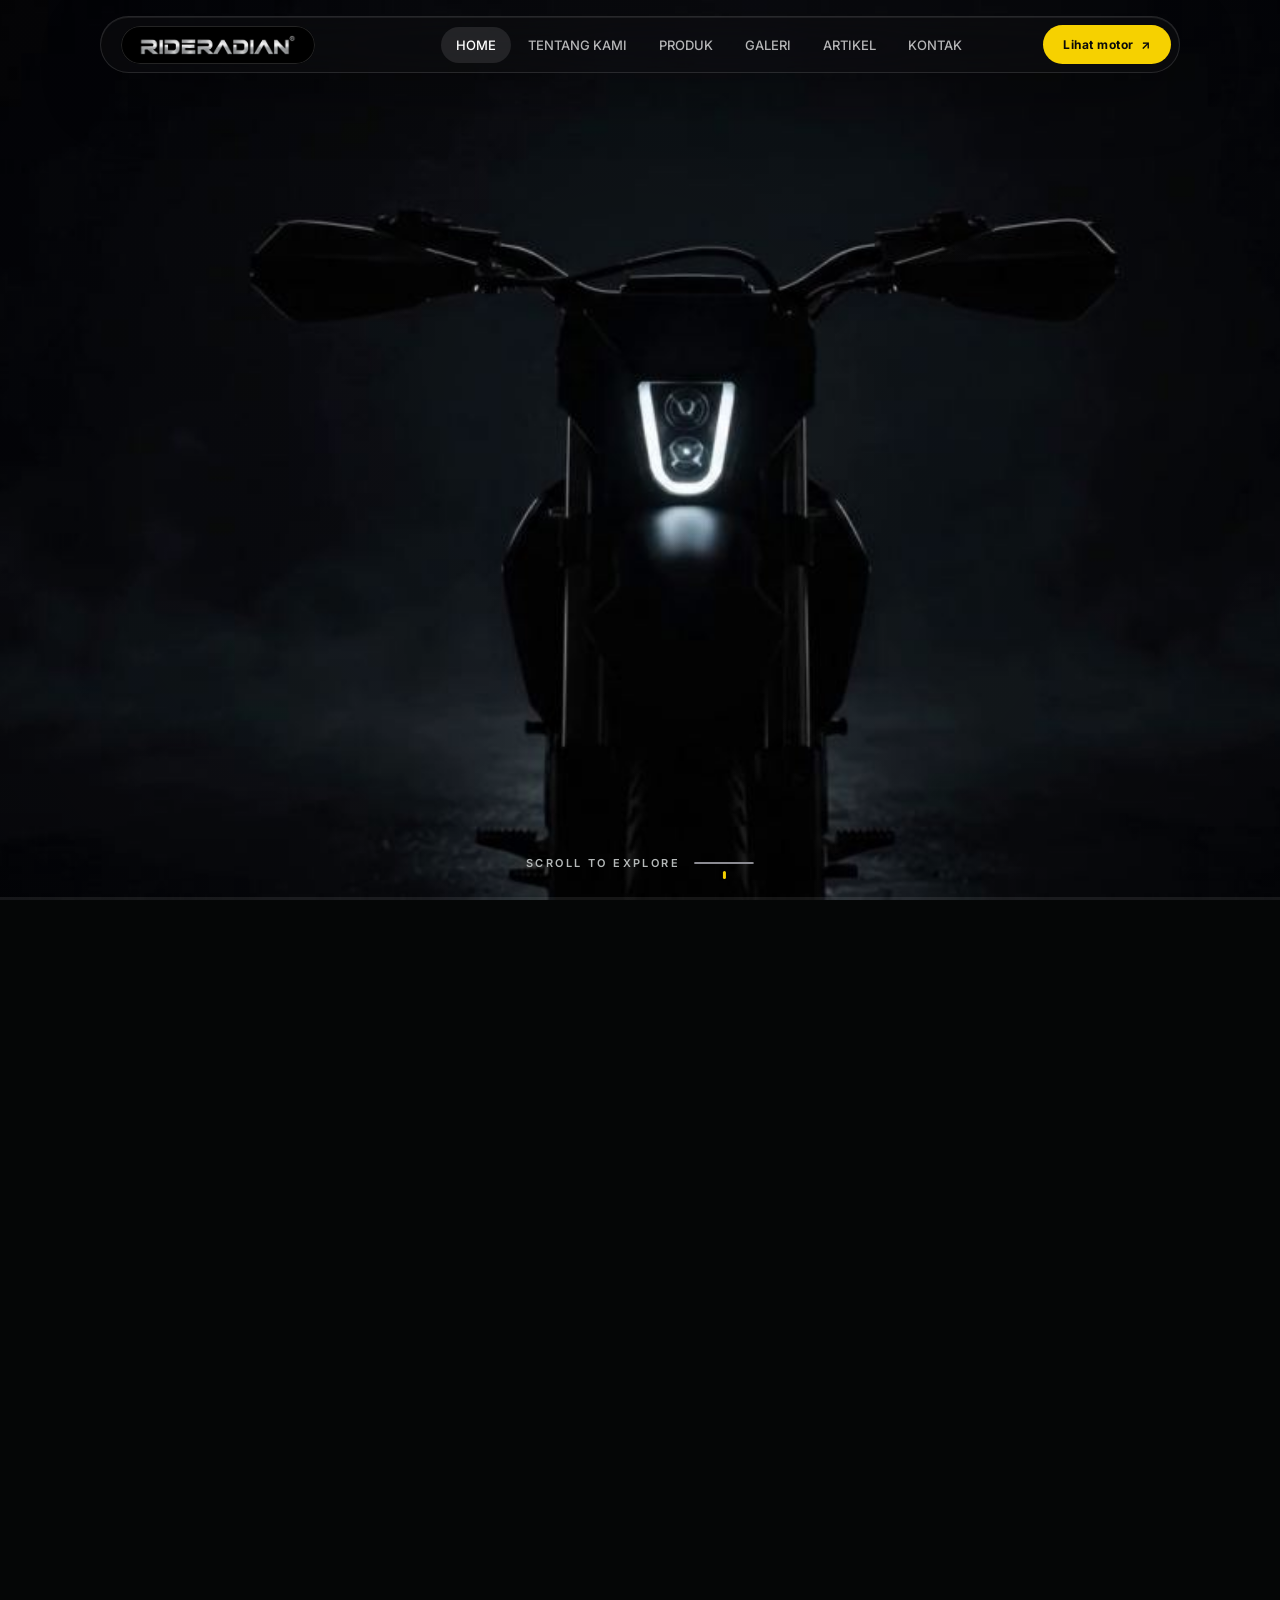
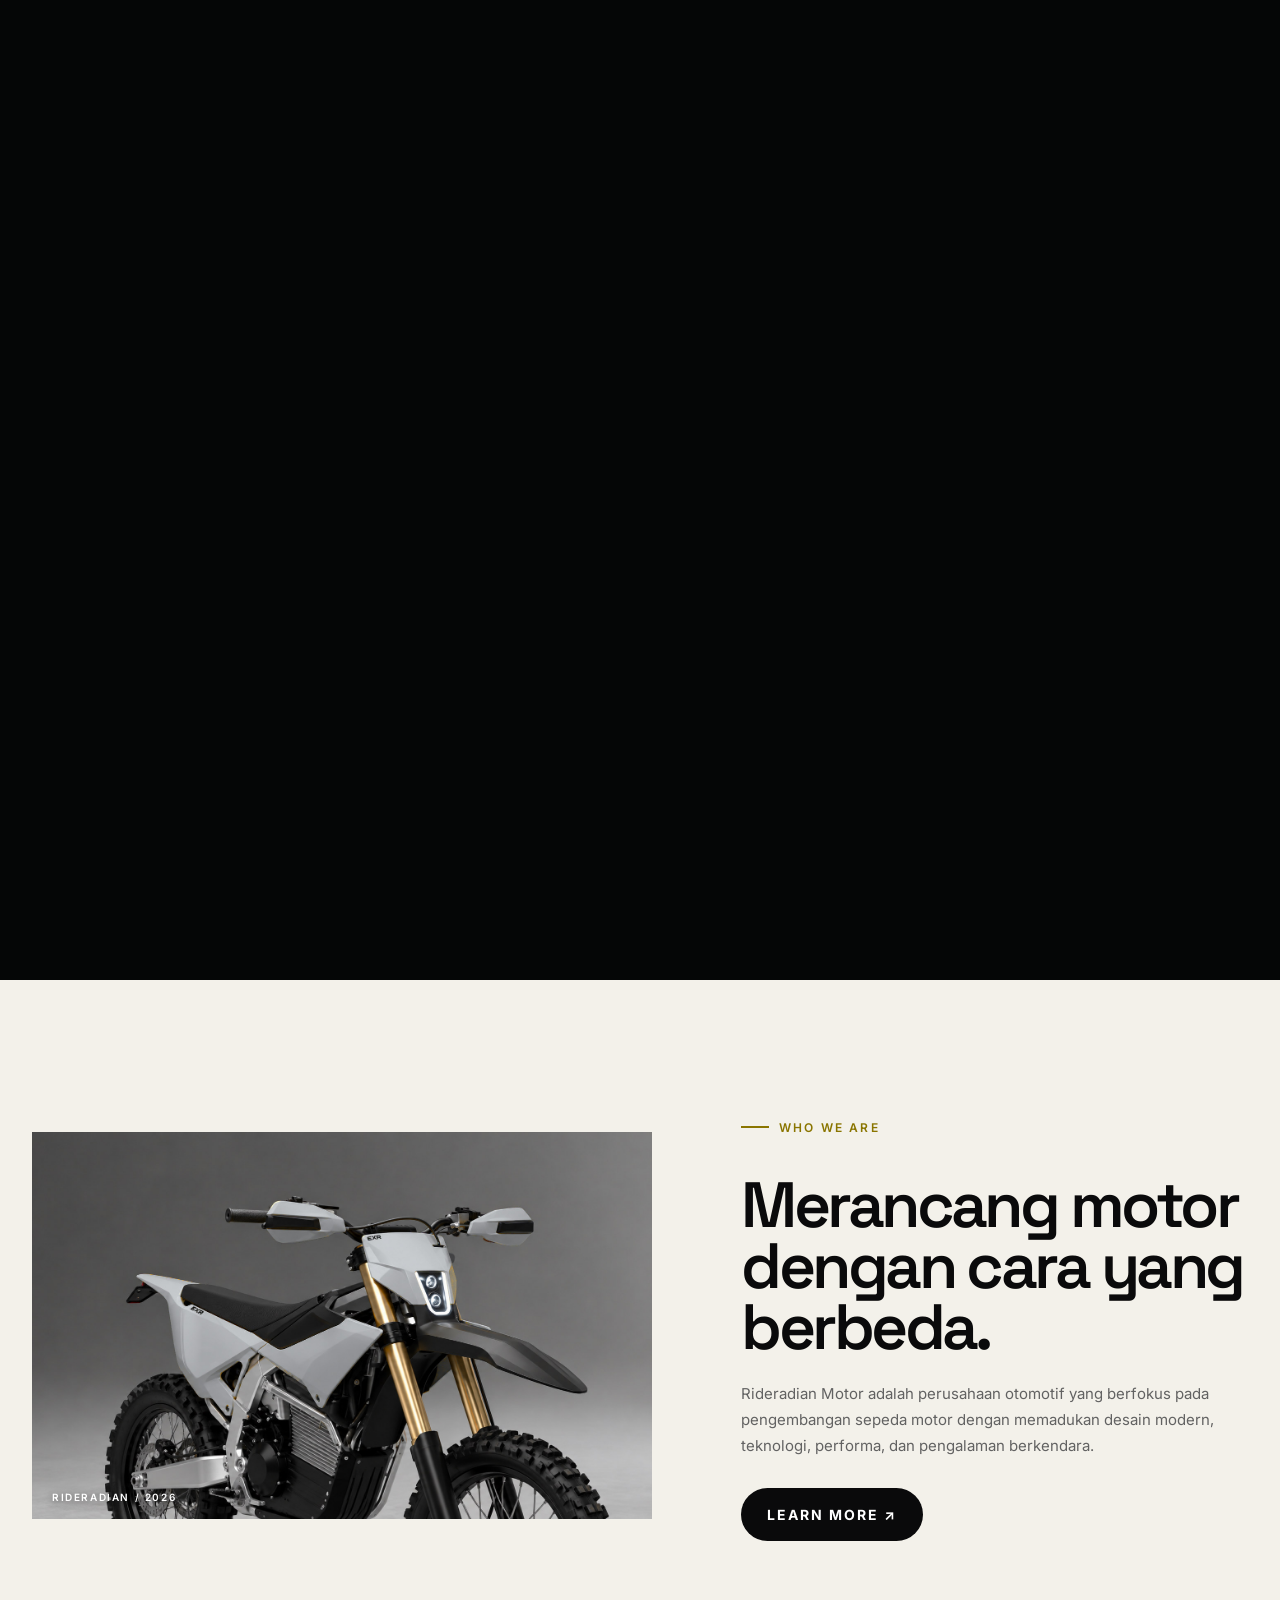
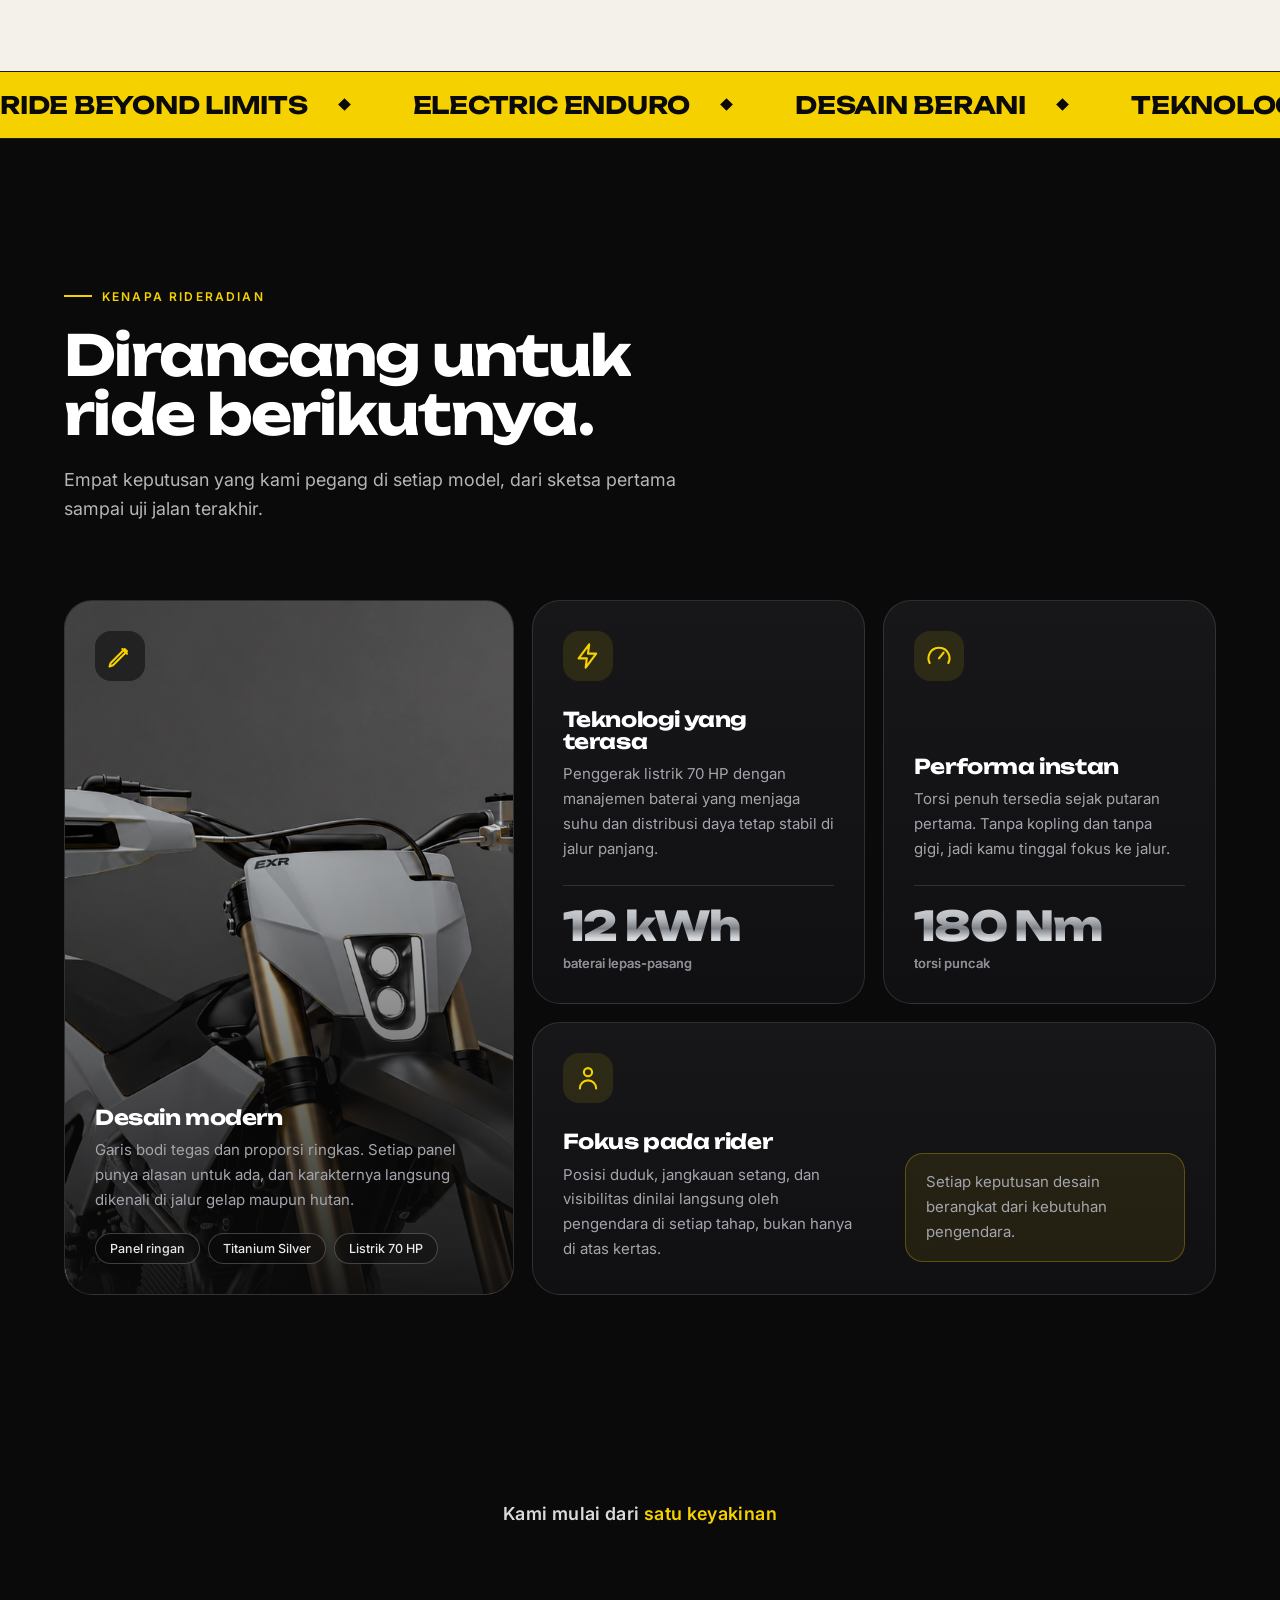
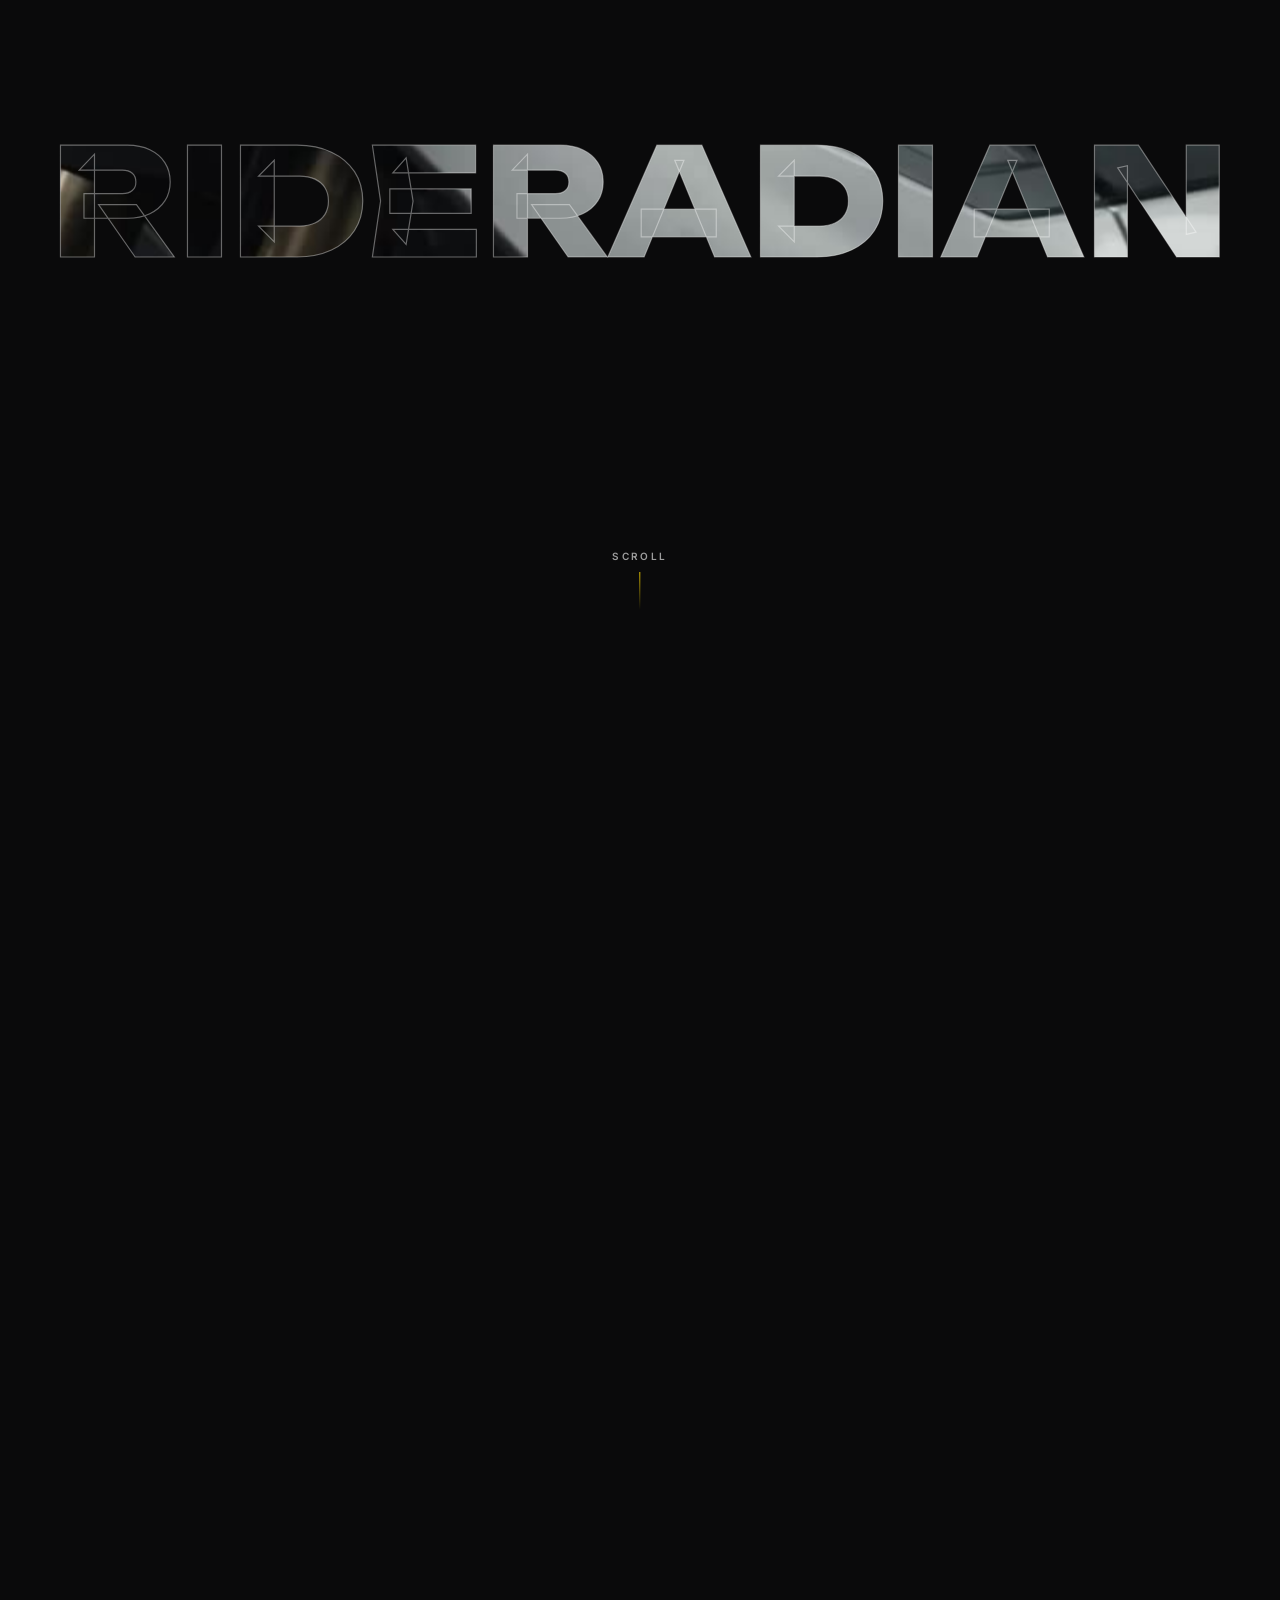
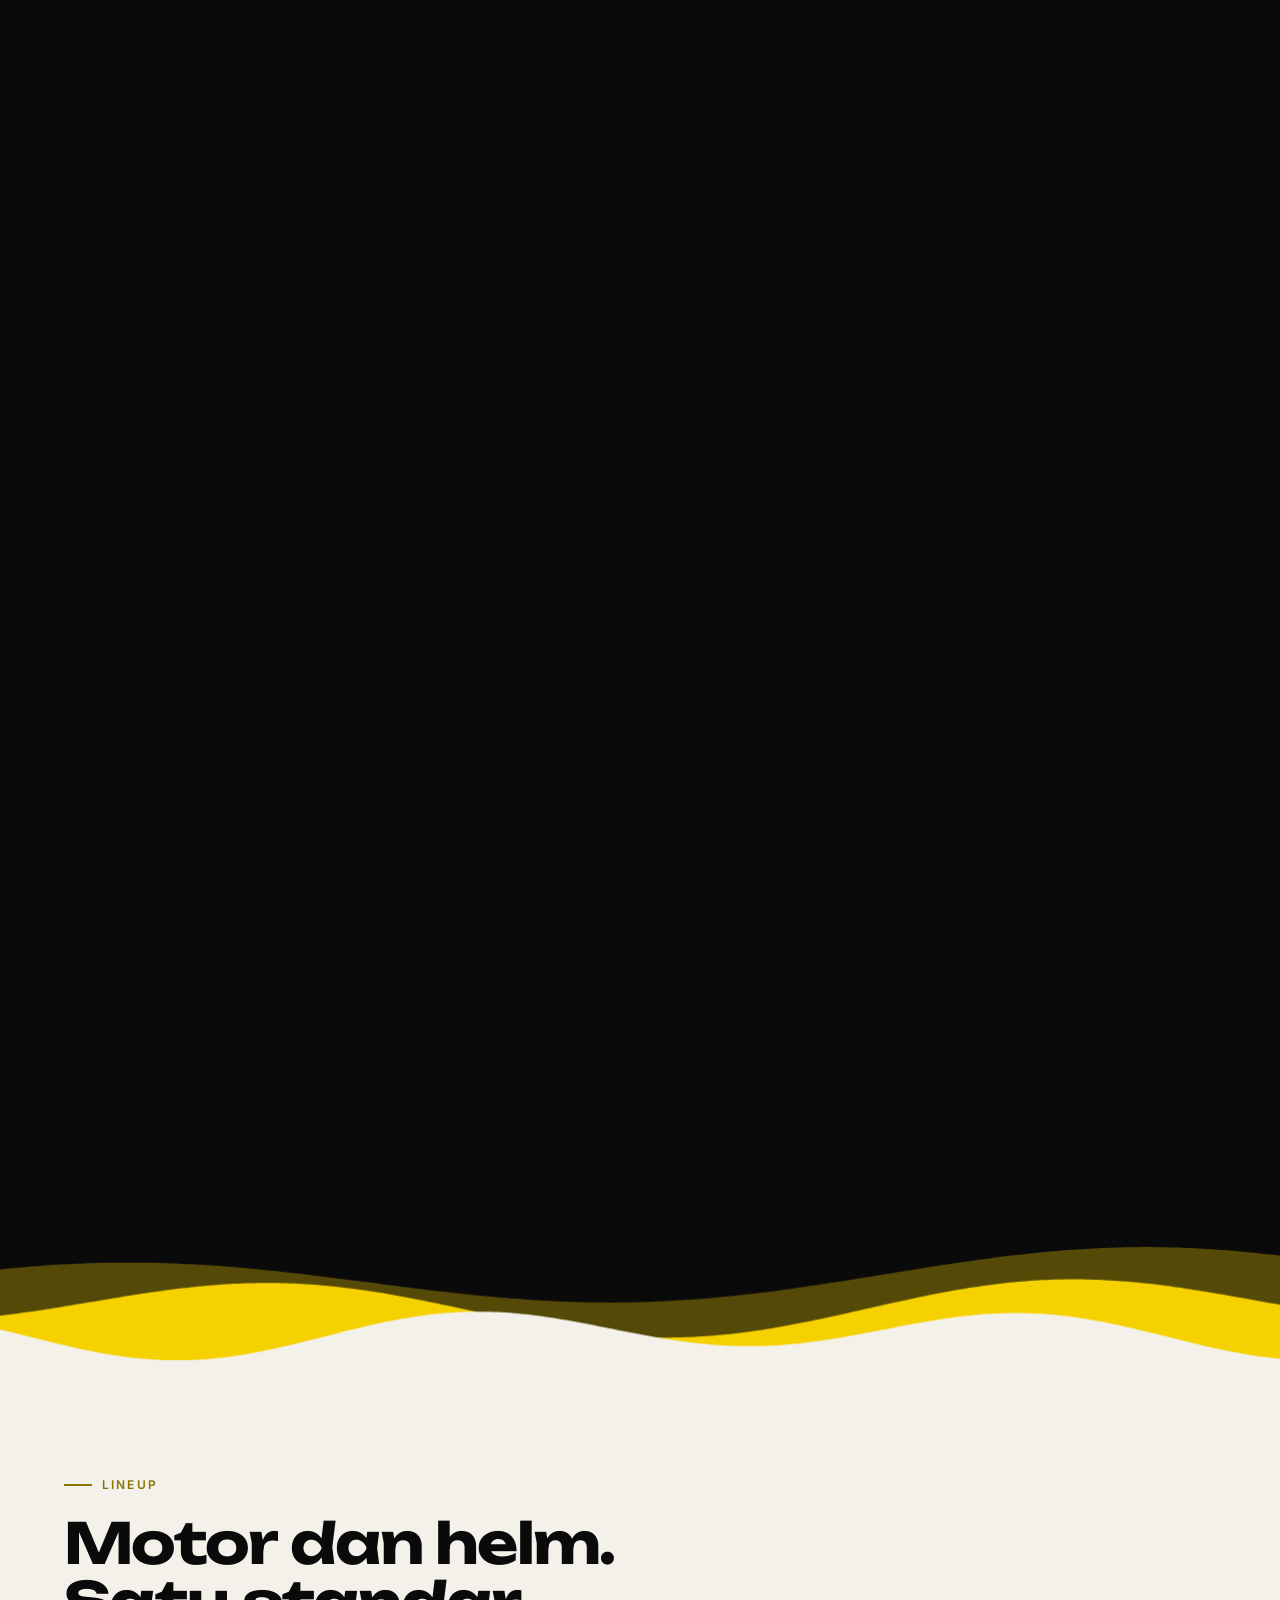
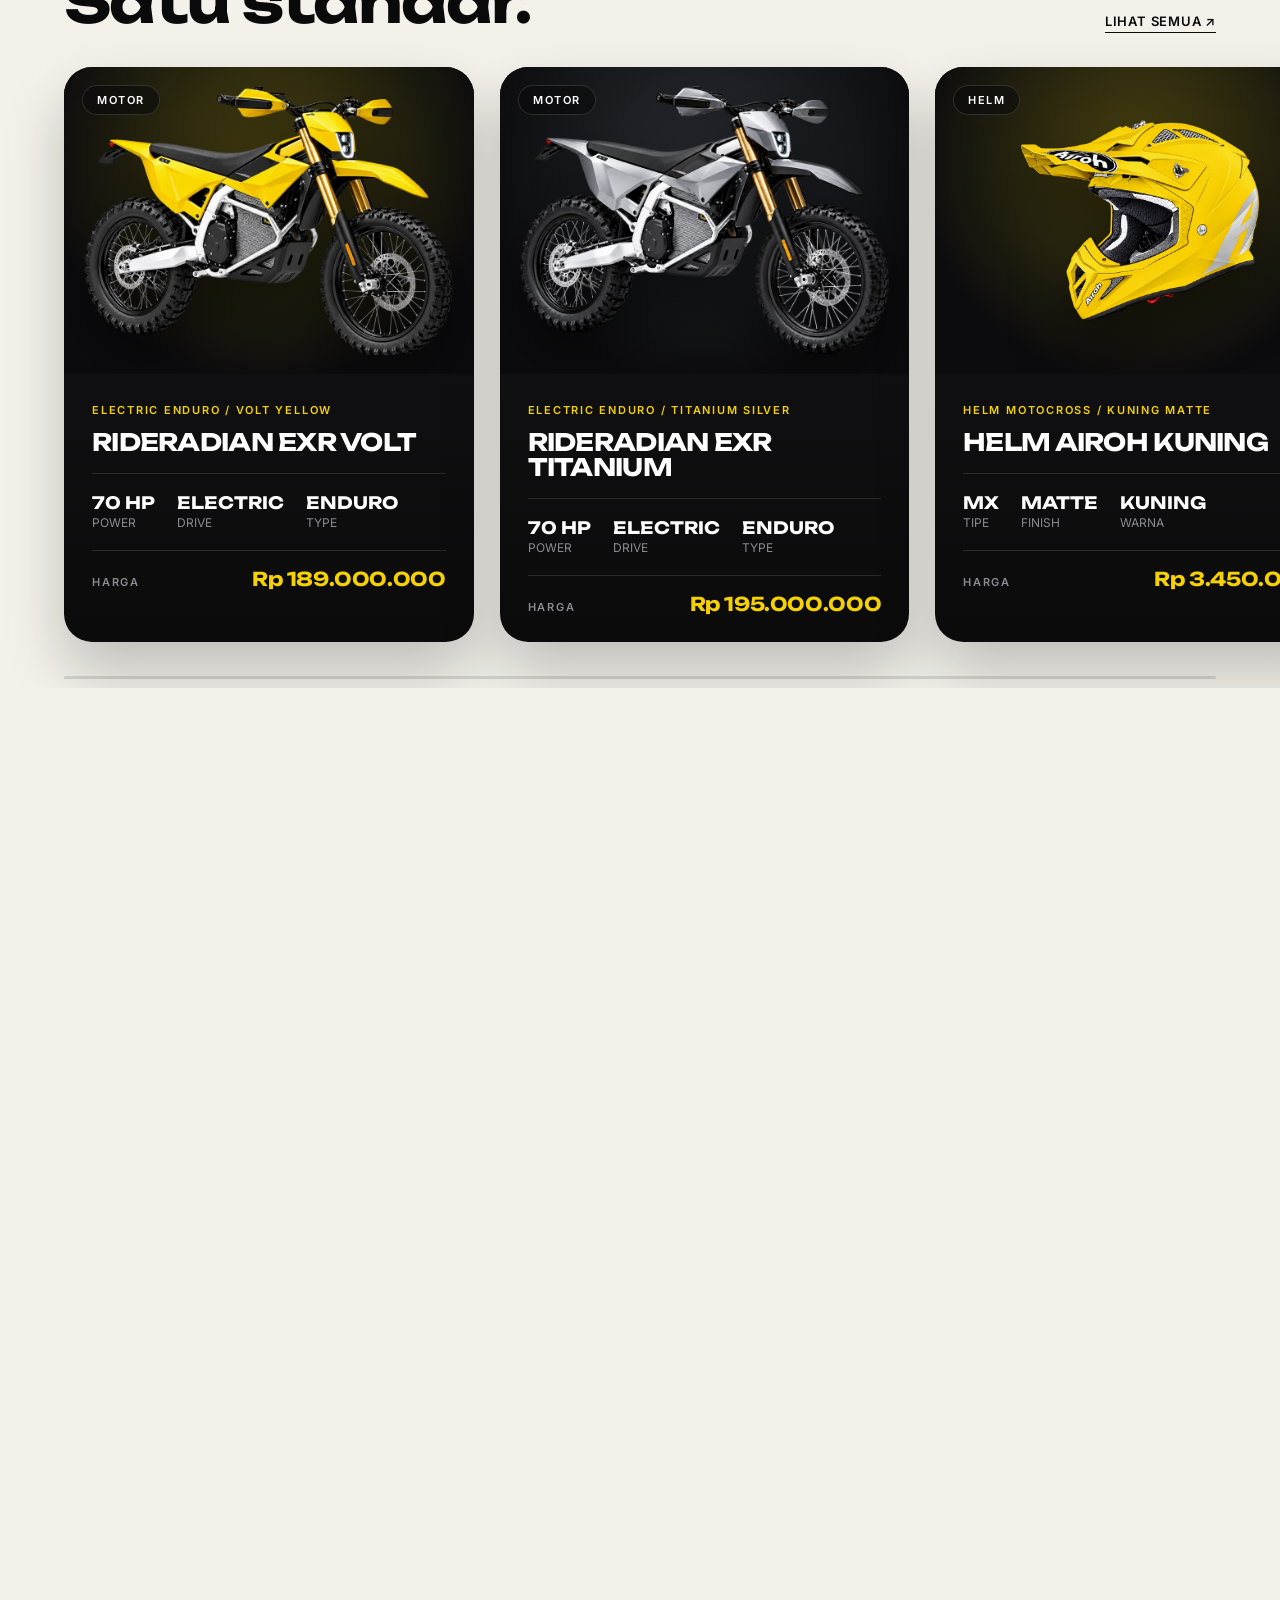
<file: index.html>
<!doctype html><html lang="id"><head><meta charset="utf-8"><meta name="viewport" content="width=device-width,initial-scale=1,viewport-fit=cover"><title>Rideradian Motor — Ride Beyond Limits</title><meta name="description" content="Rideradian Motor — perusahaan otomotif modern dengan motor listrik enduro EXR (Volt dan Titanium) serta helm motocross."><meta name="theme-color" content="#0a0a0b"><link rel="icon" href="favicon.ico" sizes="any"><link rel="apple-touch-icon" href="assets/images/apple-touch-icon.png"><meta property="og:image" content="assets/images/og.jpg"><meta property="og:site_name" content="Rideradian Motor"><link rel="preconnect" href="https://fonts.googleapis.com"><link rel="preconnect" href="https://fonts.gstatic.com" crossorigin><link href="https://fonts.googleapis.com/css2?family=Inter:wght@400;500;600;700&family=Unbounded:wght@300;500;700;800&display=swap" rel="stylesheet"><link rel="stylesheet" href="css/style.css"><link rel="stylesheet" href="css/v9.css"><link rel="stylesheet" href="css/hero-preserved.css"><link rel="stylesheet" href="css/manifesto.css"><link href="https://fonts.googleapis.com/css2?family=Space+Grotesk:wght@500;600;700&display=swap" rel="stylesheet"><noscript><style>.hx-drive{transform:none!important}.hx-sticky{position:relative}.hx{height:auto}.hx-co,.hx-c2,.hx-c3,.hx-c4{display:none}.loader{display:none}.reveal,.reveal-l,.reveal-r,.stagger>*{opacity:1;transform:none}.split .w>span{transform:none}.clip-reveal{clip-path:none}</style></noscript></head><body data-page="home"><div class="loader" aria-hidden="true"><div class="loader-inner"><div class="loader-mark"><img src="assets/images/logo-circle.png" width="640" height="640" alt=""></div><div class="loader-bar"><i></i></div><small>RIDERADIAN MOTOR</small></div></div>
<div class="scroll-progress"></div><div class="cursor"></div><div class="cursor-dot"></div>
<header class="site-nav" id="navbar"><div class="nav-pill">
<a class="brand" href="index.html" aria-label="Rideradian Motor — beranda"><img class="brand-logo" src="assets/images/logo-word.png" width="720" height="91" alt="Rideradian"></a>
<nav class="nav-links" aria-label="Navigasi utama"><span class="nav-indicator"></span><a href="index.html" data-page="home"><svg class="ni" viewBox="0 0 24 24" fill="none" stroke="currentColor" stroke-width="1.7" stroke-linecap="round" stroke-linejoin="round" aria-hidden="true"><path d="M3 11.5 12 4l9 7.5"/><path d="M5.5 10v10h13V10"/><path d="M10 20v-6h4v6"/></svg><span class="nl">Home</span></a><a href="tentang.html" data-page="tentang"><svg class="ni" viewBox="0 0 24 24" fill="none" stroke="currentColor" stroke-width="1.7" stroke-linecap="round" stroke-linejoin="round" aria-hidden="true"><circle cx="12" cy="8" r="3.6"/><path d="M4.5 20.5c.6-4 3.7-6.5 7.5-6.5s6.9 2.5 7.5 6.5"/></svg><span class="nl">Tentang<em class="x"> Kami</em></span></a><a href="produk.html" data-page="produk"><svg class="ni" viewBox="0 0 24 24" fill="none" stroke="currentColor" stroke-width="1.7" stroke-linecap="round" stroke-linejoin="round" aria-hidden="true"><path d="M12 3 4 7.2v9.6L12 21l8-4.2V7.2z"/><path d="M4 7.2 12 11.5l8-4.3"/><path d="M12 11.5V21"/></svg><span class="nl">Produk</span></a><a href="galeri.html" data-page="galeri"><svg class="ni" viewBox="0 0 24 24" fill="none" stroke="currentColor" stroke-width="1.7" stroke-linecap="round" stroke-linejoin="round" aria-hidden="true"><rect x="3.5" y="4.5" width="17" height="15" rx="2.5"/><circle cx="9" cy="10" r="1.6"/><path d="m4 17 5-4.5 3.5 3 3-2.5 4.5 4"/></svg><span class="nl">Galeri</span></a><a href="artikel.html" data-page="artikel"><svg class="ni" viewBox="0 0 24 24" fill="none" stroke="currentColor" stroke-width="1.7" stroke-linecap="round" stroke-linejoin="round" aria-hidden="true"><path d="M6 3.5h8.5L19 8v12.5H6z"/><path d="M14 3.5V8h5"/><path d="M9 12.5h7M9 16h7"/></svg><span class="nl">Artikel</span></a><a href="kontak.html" data-page="kontak"><svg class="ni" viewBox="0 0 24 24" fill="none" stroke="currentColor" stroke-width="1.7" stroke-linecap="round" stroke-linejoin="round" aria-hidden="true"><rect x="3" y="5.5" width="18" height="13" rx="2.5"/><path d="m3.5 7.5 8.5 6 8.5-6"/></svg><span class="nl">Kontak</span></a></nav>
<a class="nav-cta" href="produk.html"><span>Lihat motor</span><em>↗</em></a>
<button class="menu-toggle" id="menuToggle" aria-label="Buka menu" aria-expanded="false"><i></i><i></i><i></i></button></div></header>
<nav class="mobile-nav" id="mobileNav" aria-label="Menu seluler"><a class="m-link" href="index.html" data-page="home"><small>01</small>Home</a><a class="m-link" href="tentang.html" data-page="tentang"><small>02</small>Tentang Kami</a><a class="m-link" href="produk.html" data-page="produk"><small>03</small>Produk</a><a class="m-link" href="galeri.html" data-page="galeri"><small>04</small>Galeri</a><a class="m-link" href="artikel.html" data-page="artikel"><small>05</small>Artikel</a><a class="m-link" href="kontak.html" data-page="kontak"><small>06</small>Kontak</a><div class="mobile-foot"><span>Medan, Sumatera Utara</span><span>hello@rideradianmotor.com</span></div></nav><main>
<div class="legacy-motion">
<section class="hero-scroll" id="heroScroll" aria-label="Rideradian EXR">
<div class="hero-sticky" id="heroSticky">
<canvas id="heroCanvas" width="960" height="540"></canvas>
<div class="hero-vignette"></div>

<div class="hero-copy" id="heroCopy"><span class="eyebrow light">RIDERADIAN EXR / ELECTRIC ENDURO</span><h1>RIDE<br><em>BEYOND</em><br>LIMITS.</h1><p>Motor generasi baru dengan desain berani, teknologi modern, dan karakter yang dibuat untuk bergerak lebih jauh.</p><div class="hero-actions"><a class="btn btn-white" href="produk.html">EXPLORE MOTOR <span>↗</span></a><a class="text-link light" href="tentang.html">DISCOVER RIDERADIAN</a></div></div>
<div class="hero-specs" id="heroSpecs"><div><strong>70</strong><span>HP / POWER</span></div><div><strong>E</strong><span>ELECTRIC DRIVE</span></div><div><strong>EXR</strong><span>ENDURO</span></div></div>
<div class="hero-final-copy" id="heroFinal"><span class="eyebrow light">THE NEXT RIDE</span><h2>Teknologi yang<br>bergerak bersama kamu.</h2></div>
<div class="scroll-hint" id="scrollHint"><span>SCROLL TO EXPLORE</span><i></i></div>
<div class="hero-progress"><span></span></div>

<div class="sc-bg" id="scBg"></div>
<div class="sc-col" id="scCol"><div class="sc-stack" id="scStack">
<div class="sc-head sc-line is-on" data-i="0"><span class="sc-eyebrow">RIDERADIAN / 2026</span><h2>Rideradian EXR</h2></div>
<ol class="sc-list" id="scList">
<li class="sc-line" data-i="1">Tenaga instan</li>
<li class="sc-line" data-i="2">Senyap, tanpa getar</li>
<li class="sc-line" data-i="3">Perawatan minim</li>
<li class="sc-line" data-i="4">Setelan sesuai gaya</li>
<li class="sc-line" data-i="5">Handling presisi</li>
<li class="sc-line" data-i="6">Percaya diri lewat desain</li>
</ol>
<a class="sc-cta" href="produk.html"><span>Lihat EXR</span><i>↗</i></a>
</div></div>

<div class="sc-card" id="scCard">
<div class="sc-slide is-on" data-i="0"><div class="sc-bike" id="scBike"><canvas class="sc-canvas" id="scCanvas" role="img" aria-label="Rideradian EXR Titanium"></canvas></div></div>
<div class="sc-slide" data-i="1"><img src="assets/images/exr-tenaga-instan.webp" alt="Tenaga instan — Rideradian EXR Titanium" loading="lazy" draggable="false"></div>
<div class="sc-slide" data-i="2"><img src="assets/images/gallery/06.jpg" alt="Lampu depan EXR" loading="lazy" draggable="false"></div>
<div class="sc-slide" data-i="3"><img src="assets/images/gallery/07.jpg" alt="Detail depan EXR" loading="lazy" draggable="false"></div>
<div class="sc-slide" data-i="4"><img src="assets/images/gallery/08.jpg" alt="EXR Titanium tiga perempat" loading="lazy" draggable="false"></div>
<div class="sc-slide" data-i="5"><img src="assets/images/gallery/03.jpg" alt="EXR Titanium tampak samping" loading="lazy" draggable="false"></div>
<div class="sc-slide" data-i="6"><img src="assets/images/products/r1.jpg" alt="EXR Titanium tampak depan" loading="lazy" draggable="false"></div>
<div class="sc-cap" id="scCap"><span id="scCapText">Rideradian EXR Titanium. Listrik, ringan, siap medan.</span></div>
</div>

</div></section>

<section class="intro section after-hero" data-nav="light"><div class="container two-col"><div class="media-card reveal"><img src="assets/images/gallery/04.jpg" alt="Rideradian EXR studio showcase" loading="lazy"><span>RIDERADIAN / 2026</span></div><div class="copy reveal"><span class="eyebrow">WHO WE ARE</span><h2>Merancang motor dengan cara yang berbeda.</h2><p>Rideradian Motor adalah perusahaan otomotif yang berfokus pada pengembangan sepeda motor dengan memadukan desain modern, teknologi, performa, dan pengalaman berkendara.</p><a class="btn btn-dark" href="tentang.html">LEARN MORE ↗</a></div></div></section></div>

<div class="marquee" aria-hidden="true"><div class="marquee-track"><span><span>RIDE BEYOND LIMITS</span><span>ELECTRIC ENDURO</span><span>DESAIN BERANI</span><span>TEKNOLOGI MODERN</span><span>MADE FOR RIDERS</span><span>EXR 70 HP</span></span><span><span>RIDE BEYOND LIMITS</span><span>ELECTRIC ENDURO</span><span>DESAIN BERANI</span><span>TEKNOLOGI MODERN</span><span>MADE FOR RIDERS</span><span>EXR 70 HP</span></span></div></div>

<section class="section sec-dark" style="padding-bottom:60px"><div class="container"><div class="section-head"><span class="eyebrow reveal">KENAPA RIDERADIAN</span><h2 class="h-lg split">Dirancang untuk<br>ride berikutnya.</h2><p class="lead reveal">Empat keputusan yang kami pegang di setiap model, dari sketsa pertama sampai uji jalan terakhir.</p></div>
<div class="bento stagger">
<article class="feature bn-big"><img src="assets/images/gallery/08.jpg" alt="Rideradian EXR Titanium tampak tiga perempat" loading="lazy" draggable="false"><div class="bn-in"><span class="ico"><svg viewBox="0 0 24 24" fill="none" stroke="currentColor" stroke-width="1.8" stroke-linecap="round" stroke-linejoin="round"><path d="M3 21l3-1 12-12-2-2L4 18z"/><path d="M14 6l4 4"/></svg></span><h3>Desain modern</h3><p>Garis bodi tegas dan proporsi ringkas. Setiap panel punya alasan untuk ada, dan karakternya langsung dikenali di jalur gelap maupun hutan.</p><ul class="bn-tags"><li>Panel ringan</li><li>Titanium Silver</li><li>Listrik 70 HP</li></ul></div></article>
<article class="feature"><span class="ico"><svg viewBox="0 0 24 24" fill="none" stroke="currentColor" stroke-width="1.8" stroke-linecap="round" stroke-linejoin="round"><path d="M13 2L4 14h7l-1 8 9-12h-7z"/></svg></span><h3>Teknologi yang terasa</h3><p>Penggerak listrik 70 HP dengan manajemen baterai yang menjaga suhu dan distribusi daya tetap stabil di jalur panjang.</p><b class="bn-stat">12 kWh<small>baterai lepas-pasang</small></b></article>
<article class="feature"><span class="ico"><svg viewBox="0 0 24 24" fill="none" stroke="currentColor" stroke-width="1.8" stroke-linecap="round" stroke-linejoin="round"><path d="M4 18a9 9 0 1116 0"/><path d="M12 14l4-5"/></svg></span><h3>Performa instan</h3><p>Torsi penuh tersedia sejak putaran pertama. Tanpa kopling dan tanpa gigi, jadi kamu tinggal fokus ke jalur.</p><b class="bn-stat">180 Nm<small>torsi puncak</small></b></article>
<article class="feature bn-wide"><div class="bn-row"><div><span class="ico"><svg viewBox="0 0 24 24" fill="none" stroke="currentColor" stroke-width="1.8" stroke-linecap="round" stroke-linejoin="round"><circle cx="12" cy="7" r="3.5"/><path d="M5 21c0-4 3-7 7-7s7 3 7 7"/></svg></span><h3>Fokus pada rider</h3><p>Posisi duduk, jangkauan setang, dan visibilitas dinilai langsung oleh pengendara di setiap tahap, bukan hanya di atas kertas.</p></div><p class="bn-quote">Setiap keputusan desain berangkat dari kebutuhan pengendara.</p></div></article>
</div></div></section>

<section class="mf" id="manifesto" aria-label="Manifesto Rideradian"><div class="mf-sticky">
<div class="mf-panel"><div class="mf-ghost" aria-hidden="true">RIDE BEYOND LIMITS RIDE BEYOND</div><div class="mf-panel-in"><span class="mf-eyebrow">KEYAKINAN KAMI</span><h2 class="mf-title">Kami percaya motor yang hebat lahir dari detail kecil.</h2><p class="mf-sub">Dikerjakan dengan serius: bentuk yang jujur, tenaga yang bisa dipercaya, dan rasa yang membuat setiap perjalanan layak diulang.</p></div></div>
<div class="mf-media"><div class="mf-video"><video muted loop playsinline autoplay preload="auto" poster="assets/video/manifesto-poster.jpg" aria-hidden="true"><source src="assets/video/manifesto.mp4" type="video/mp4"></video></div>
<svg class="mf-plate" aria-hidden="true" focusable="false" preserveAspectRatio="none"><defs><mask id="mfMask" maskUnits="userSpaceOnUse"><rect fill="#fff"/><g id="mfMaskG"></g></mask></defs><rect id="mfPlate" fill="#0a0a0b" mask="url(#mfMask)"/><g id="mfOut"></g></svg>
<p class="mf-kicker">Kami mulai dari <b>satu keyakinan</b></p><div class="mf-hint" aria-hidden="true"><span>SCROLL</span><i></i></div></div>
</div></section>
<div class="wv" style="background:#0a0a0b" data-to="#f3f1ea" data-back="rgba(246,209,0,.32)" data-mid="#f6d100" aria-hidden="true"></div>

<section class="pin-wrap sec-light" data-nav="light" id="lineup"><div class="pin-sticky"><div class="container pin-head"><div><span class="eyebrow reveal">LINEUP</span><h2 class="h-lg split">Motor dan helm.<br>Satu standar.</h2></div><a class="text-link" href="produk.html">LIHAT SEMUA ↗</a></div>
<div class="pin-track" data-render="lineup"></div><div class="pin-progress"><i></i></div></div></section>
<div class="wv" style="background:#f3f1ea" data-to="#0a0a0b" data-back="rgba(10,10,11,.14)" data-mid="rgba(10,10,11,.4)" data-edge="#f6d100" aria-hidden="true"></div>

<section class="section sec-dark" style="padding-top:60px"><div class="container two-col"><div class="tech-visual reveal"><i class="ring a"></i><i class="ring b"></i><i class="ring c"></i><div class="core"><div><b data-count="70">0</b><br><span>HP · ELECTRIC</span></div></div></div>
<div><span class="eyebrow reveal">TEKNOLOGI EXR</span><h2 class="h-lg split">Tenaga yang terasa sejak putaran pertama.</h2><p class="lead reveal" style="margin-top:22px">Penggerak listrik memberi torsi instan tanpa jeda. Hasilnya: respons gas yang halus, kontrol presisi, dan tenaga yang selalu tersedia.</p>
<div class="bar-list"><div><div class="bar-top"><span>TENAGA</span><b>70 HP</b></div><div class="bar" style="--w:88%"><i></i></div></div><div><div class="bar-top"><span>TORSI INSTAN</span><b>180 Nm</b></div><div class="bar" style="--w:94%"><i></i></div></div><div><div class="bar-top"><span>BOBOT RINGAN</span><b>118 kg</b></div><div class="bar" style="--w:76%"><i></i></div></div><div><div class="bar-top"><span>EFISIENSI</span><b>Tinggi</b></div><div class="bar" style="--w:82%"><i></i></div></div></div><div class="spec-strip"><div><b>125 km/jam</b><span>Kecepatan maksimum</span></div><div><b>118 kg</b><span>Bobot, mudah dikendalikan</span></div><div><b>0 gigi</b><span>Tanpa kopling dan perpindahan gigi</span></div></div></div></div></section>

<section class="section sec-dark process" style="padding-top:0"><div class="container"><div class="section-head"><span class="eyebrow reveal">PROSES KAMI</span><h2 class="h-md split">Dari sketsa ke jalur.</h2><p class="lead reveal">Lima tahap yang selalu kami lewati sebelum satu motor boleh disebut selesai.</p></div>
<ol class="steps stagger">
<li class="step"><h3>Sketsa tangan</h3><p>Setiap model dimulai dari garis di atas kertas: proporsi, posisi duduk, dan karakter.</p></li>
<li class="step"><h3>Model digital</h3><p>Bentuk diuji di layar, mulai dari jangkauan setang sampai visibilitas pengendara.</p></li>
<li class="step"><h3>Clay skala penuh</h3><p>Permukaan dipahat dengan tangan sampai garis bodi terasa benar dari semua sudut.</p></li>
<li class="step"><h3>Prototype jalan</h3><p>Diuji di tanjakan, jalan berlumpur, aspal basah, dan suhu tinggi.</p></li>
<li class="step"><h3>Produksi</h3><p>Hasil uji kembali ke tim desain, disempurnakan, lalu baru masuk produksi.</p></li>
</ol></div></section>

<section class="section sec-dark" style="padding-top:0"><div class="container"><div class="section-head"><span class="eyebrow reveal">KATA RIDER</span><h2 class="h-md split">Dikendarai, diuji, dan dipercaya.</h2></div><div class="test-row stagger"><div class="test test-lead"><p>“Torsinya instan dan nyaris tanpa getaran. Di tanjakan licin EXR terasa sangat terkendali.”</p><div><i>D</i><span><b>Dimas A.</b>Rider enduro, Medan</span></div></div><div class="test"><p>“EXR Titanium terlihat bersih dan teknis. Torsi listriknya bikin tanjakan terasa mudah.”</p><div><i>S</i><span><b>Sari P.</b>Pemilik EXR Titanium, Binjai</span></div></div><div class="test"><p>“Helm kuning matte-nya ringan dan ventilasinya enak dipakai di jalur panjang. Warnanya senada dengan EXR Volt.”</p><div><i>R</i><span><b>Rangga H.</b>Rider trail, Sumatera Utara</span></div></div></div></div></section>
<div class="wv-ecg" aria-hidden="true"></div>
<div class="wv wv-short" style="background:#0a0a0b" data-to="#f6d100" data-back="rgba(246,209,0,.32)" data-mid="#b39700" aria-hidden="true"></div>
<section class="cta"><i class="cta-ring"></i><i class="cta-ring"></i><i class="cta-ring"></i><div class="container"><span class="eyebrow reveal">RIDERADIAN MOTOR</span><h2 class="split">THE ROAD<br>IS YOURS.</h2><div class="cta-actions reveal"><a class="btn btn-dark" href="kontak.html" data-cursor>Hubungi kami<span class="arr">↗</span></a><a class="btn btn-outline-dark" href="produk.html" data-cursor>Lihat harga<span class="arr">↗</span></a></div></div>
<div class="wv" data-to="#0a0a0b" data-back="rgba(10,10,11,.22)" data-mid="rgba(10,10,11,.5)" aria-hidden="true"></div></section>
</main><footer class="footer"><div class="footer-grid"><div><a class="brand footer-brand" href="index.html"><img class="brand-circle" src="assets/images/logo-circle.png" width="640" height="640" alt="Rideradian" loading="lazy"></a><p>Dibangun untuk pengendara yang ingin melangkah lebih jauh.</p></div>
<div><h4>NAVIGASI</h4><a href="index.html">Home</a><a href="tentang.html">Tentang Kami</a><a href="produk.html">Produk</a></div>
<div><h4>JELAJAHI</h4><a href="galeri.html">Galeri</a><a href="artikel.html">Artikel</a><a href="kontak.html">Kontak</a></div>
<div><h4>KONTAK</h4><p style="margin-top:0">Jl. Otomotif Raya No. 20<br>Medan, Sumatera Utara</p><a href="mailto:hello@rideradianmotor.com">hello@rideradianmotor.com</a><a href="https://wa.me/62812345678" target="_blank" rel="noopener">WhatsApp ↗</a></div></div>
<div class="big-text" aria-hidden="true" data-xspeed="-.06">RIDERADIAN</div>
<div class="footer-bottom"><span>© <span class="year">2026</span> Rideradian Motor</span><span>Ride Beyond Limits.</span></div></footer>
<button class="to-top" aria-label="Kembali ke atas">↑</button><script src="js/data.js"></script><script src="js/script.js" defer></script><script src="js/hero-preserved.js" defer></script><script src="js/manifesto.js" defer></script><script src="js/waves.js" defer></script></body></html>
</file>
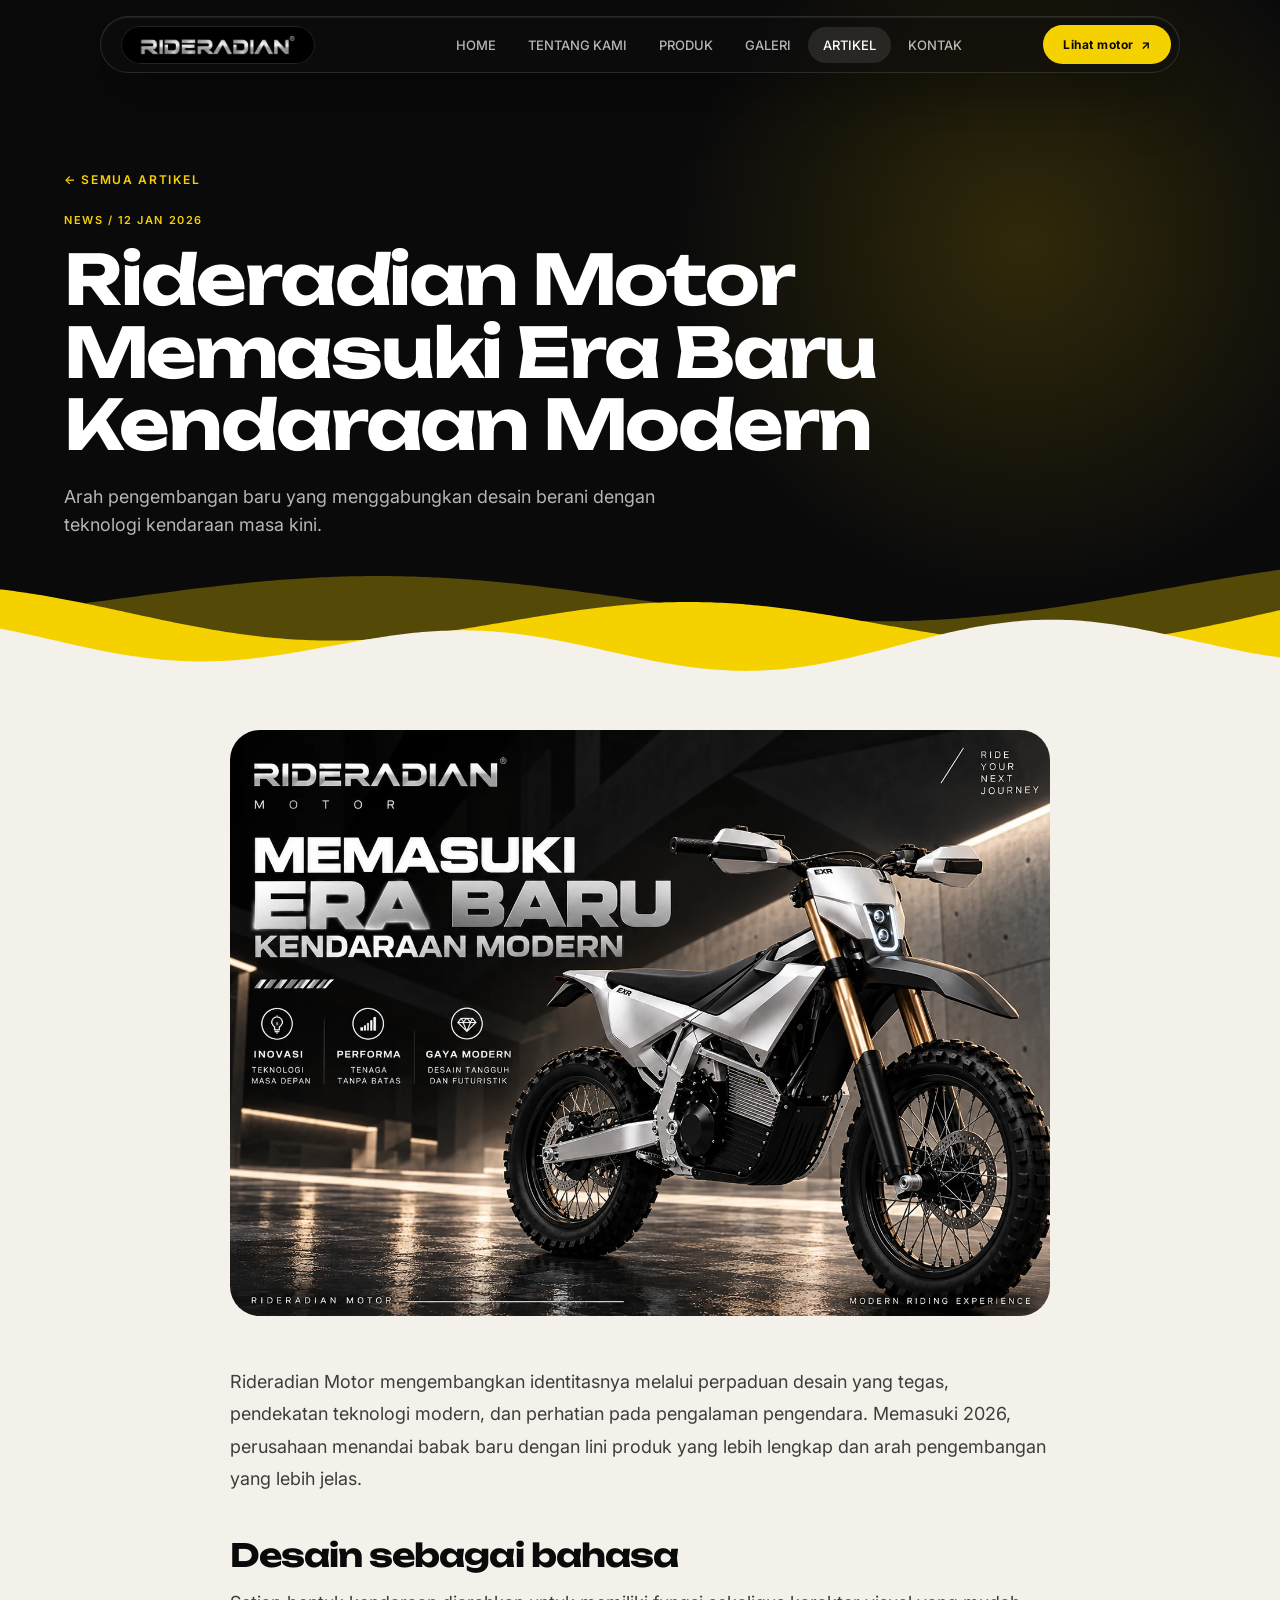
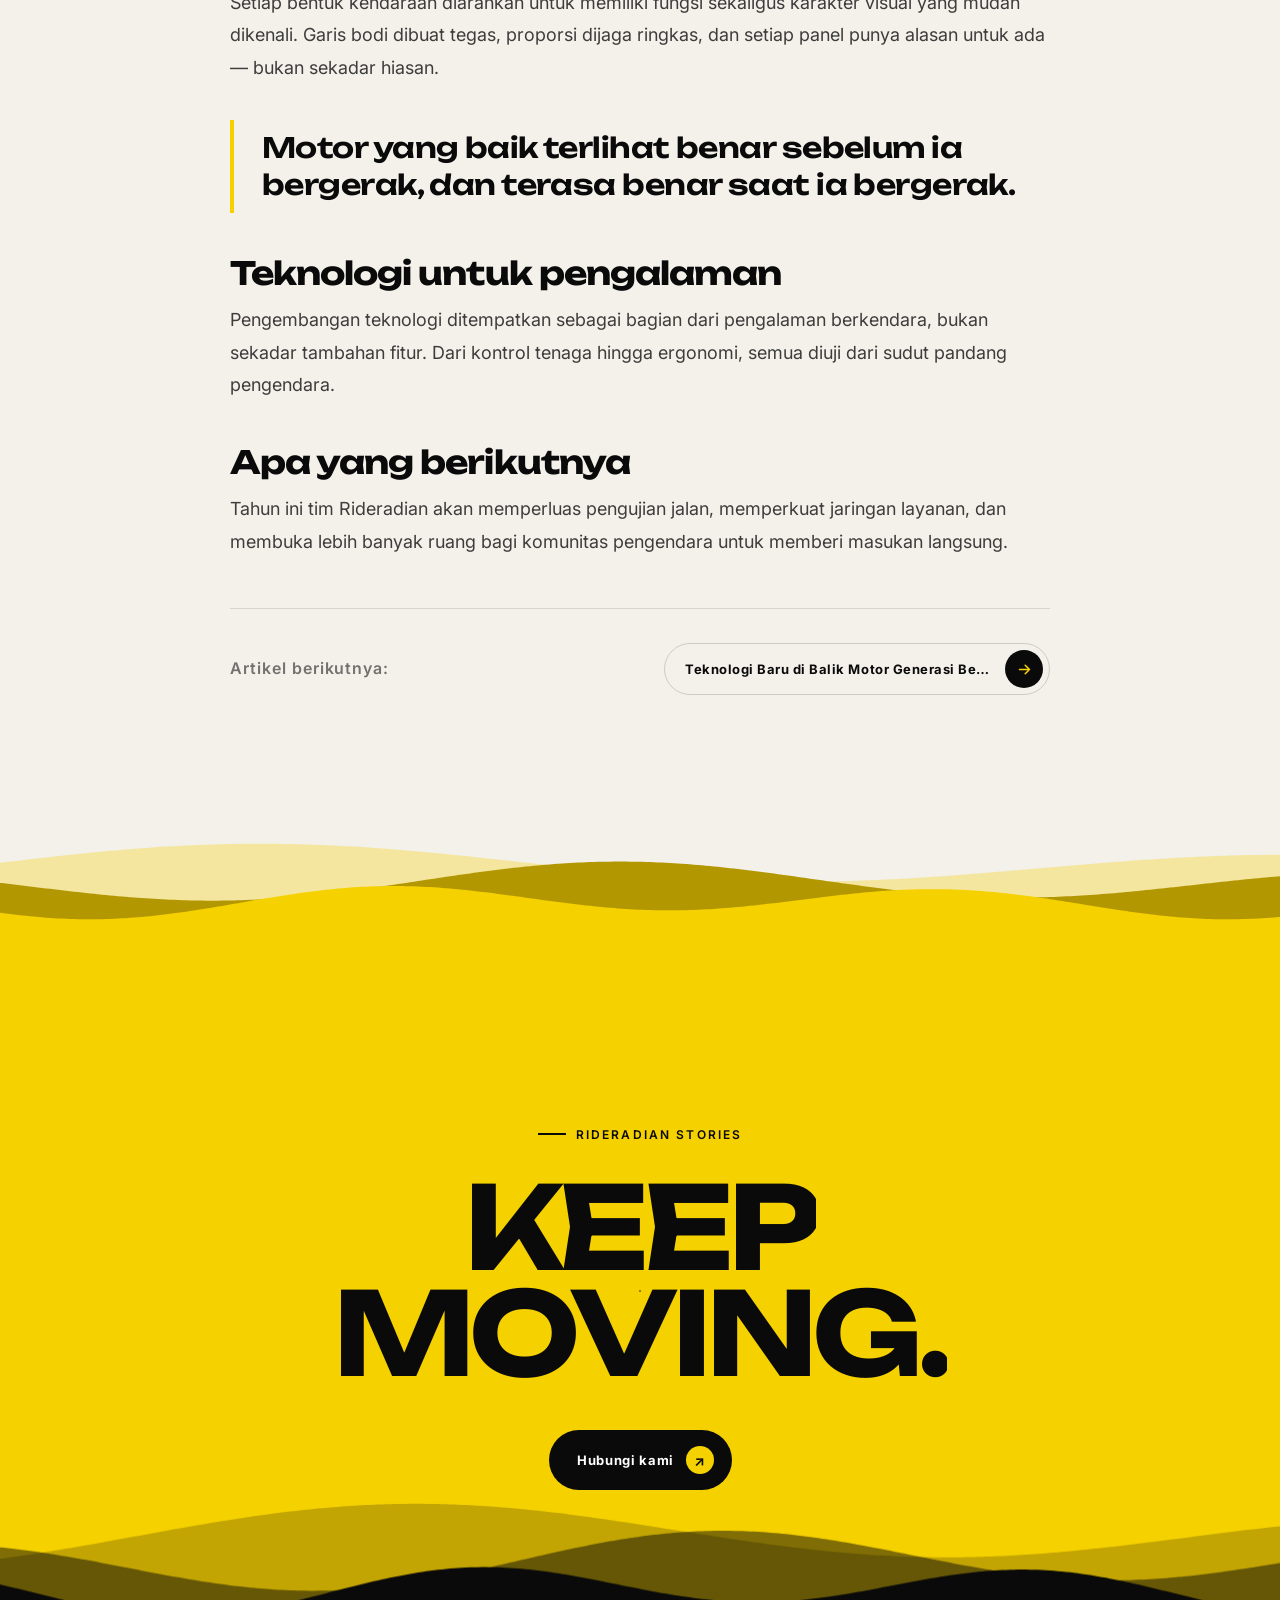
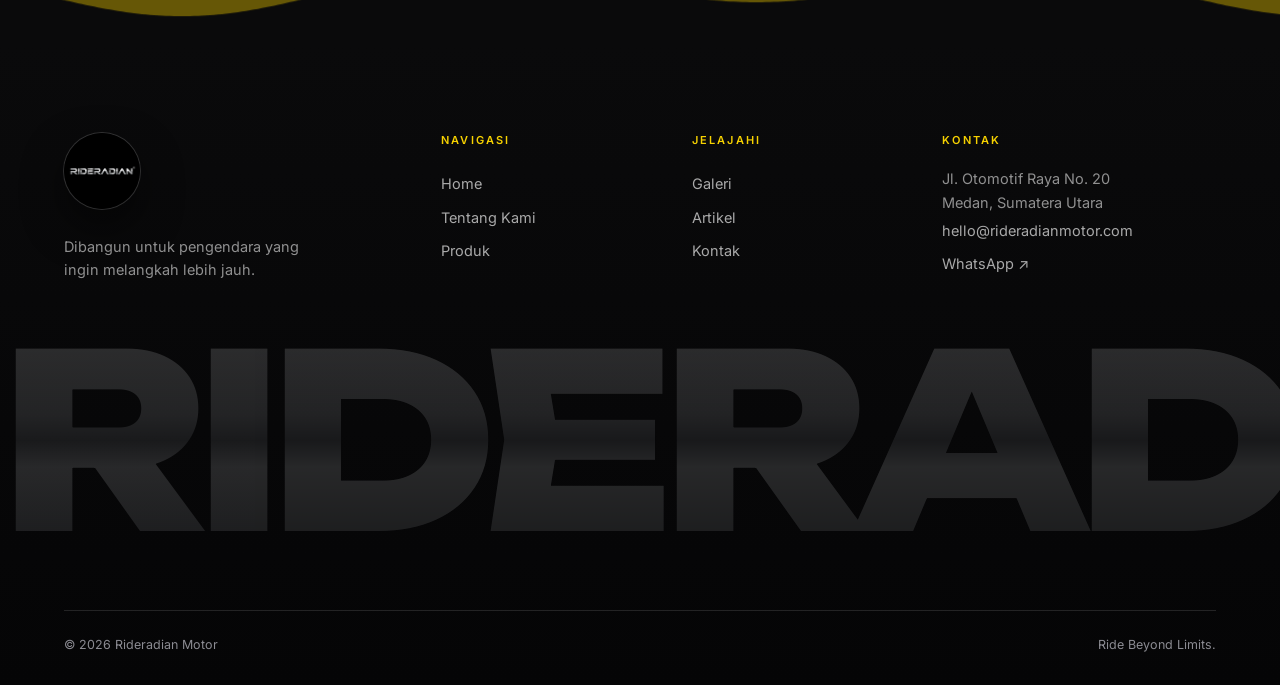
<file: artikel-detail.html>
<!doctype html><html lang="id"><head><meta charset="utf-8"><meta name="viewport" content="width=device-width,initial-scale=1,viewport-fit=cover"><title>Artikel — Rideradian Motor</title><meta name="description" content="Artikel Rideradian Motor."><meta name="theme-color" content="#0a0a0b"><link rel="icon" href="favicon.ico" sizes="any"><link rel="apple-touch-icon" href="assets/images/apple-touch-icon.png"><meta property="og:image" content="assets/images/og.jpg"><meta property="og:site_name" content="Rideradian Motor"><link rel="preconnect" href="https://fonts.googleapis.com"><link rel="preconnect" href="https://fonts.gstatic.com" crossorigin><link href="https://fonts.googleapis.com/css2?family=Inter:wght@400;500;600;700&family=Unbounded:wght@300;500;700;800&display=swap" rel="stylesheet"><link rel="stylesheet" href="css/style.css"><link rel="stylesheet" href="css/v9.css"><noscript><style>.loader{display:none}.reveal,.reveal-l,.reveal-r,.stagger>*{opacity:1;transform:none}.split .w>span{transform:none}.clip-reveal{clip-path:none}</style></noscript></head><body data-page="artikel-detail"><div class="loader" aria-hidden="true"><div class="loader-inner"><div class="loader-mark"><img src="assets/images/logo-circle.png" width="640" height="640" alt=""></div><div class="loader-bar"><i></i></div><small>RIDERADIAN MOTOR</small></div></div>
<div class="scroll-progress"></div><div class="cursor"></div><div class="cursor-dot"></div>
<header class="site-nav" id="navbar"><div class="nav-pill">
<a class="brand" href="index.html" aria-label="Rideradian Motor — beranda"><img class="brand-logo" src="assets/images/logo-word.png" width="720" height="91" alt="Rideradian"></a>
<nav class="nav-links" aria-label="Navigasi utama"><span class="nav-indicator"></span><a href="index.html" data-page="home"><svg class="ni" viewBox="0 0 24 24" fill="none" stroke="currentColor" stroke-width="1.7" stroke-linecap="round" stroke-linejoin="round" aria-hidden="true"><path d="M3 11.5 12 4l9 7.5"/><path d="M5.5 10v10h13V10"/><path d="M10 20v-6h4v6"/></svg><span class="nl">Home</span></a><a href="tentang.html" data-page="tentang"><svg class="ni" viewBox="0 0 24 24" fill="none" stroke="currentColor" stroke-width="1.7" stroke-linecap="round" stroke-linejoin="round" aria-hidden="true"><circle cx="12" cy="8" r="3.6"/><path d="M4.5 20.5c.6-4 3.7-6.5 7.5-6.5s6.9 2.5 7.5 6.5"/></svg><span class="nl">Tentang<em class="x"> Kami</em></span></a><a href="produk.html" data-page="produk"><svg class="ni" viewBox="0 0 24 24" fill="none" stroke="currentColor" stroke-width="1.7" stroke-linecap="round" stroke-linejoin="round" aria-hidden="true"><path d="M12 3 4 7.2v9.6L12 21l8-4.2V7.2z"/><path d="M4 7.2 12 11.5l8-4.3"/><path d="M12 11.5V21"/></svg><span class="nl">Produk</span></a><a href="galeri.html" data-page="galeri"><svg class="ni" viewBox="0 0 24 24" fill="none" stroke="currentColor" stroke-width="1.7" stroke-linecap="round" stroke-linejoin="round" aria-hidden="true"><rect x="3.5" y="4.5" width="17" height="15" rx="2.5"/><circle cx="9" cy="10" r="1.6"/><path d="m4 17 5-4.5 3.5 3 3-2.5 4.5 4"/></svg><span class="nl">Galeri</span></a><a href="artikel.html" data-page="artikel"><svg class="ni" viewBox="0 0 24 24" fill="none" stroke="currentColor" stroke-width="1.7" stroke-linecap="round" stroke-linejoin="round" aria-hidden="true"><path d="M6 3.5h8.5L19 8v12.5H6z"/><path d="M14 3.5V8h5"/><path d="M9 12.5h7M9 16h7"/></svg><span class="nl">Artikel</span></a><a href="kontak.html" data-page="kontak"><svg class="ni" viewBox="0 0 24 24" fill="none" stroke="currentColor" stroke-width="1.7" stroke-linecap="round" stroke-linejoin="round" aria-hidden="true"><rect x="3" y="5.5" width="18" height="13" rx="2.5"/><path d="m3.5 7.5 8.5 6 8.5-6"/></svg><span class="nl">Kontak</span></a></nav>
<a class="nav-cta" href="produk.html"><span>Lihat motor</span><em>↗</em></a>
<button class="menu-toggle" id="menuToggle" aria-label="Buka menu" aria-expanded="false"><i></i><i></i><i></i></button></div></header>
<nav class="mobile-nav" id="mobileNav" aria-label="Menu seluler"><a class="m-link" href="index.html" data-page="home"><small>01</small>Home</a><a class="m-link" href="tentang.html" data-page="tentang"><small>02</small>Tentang Kami</a><a class="m-link" href="produk.html" data-page="produk"><small>03</small>Produk</a><a class="m-link" href="galeri.html" data-page="galeri"><small>04</small>Galeri</a><a class="m-link" href="artikel.html" data-page="artikel"><small>05</small>Artikel</a><a class="m-link" href="kontak.html" data-page="kontak"><small>06</small>Kontak</a><div class="mobile-foot"><span>Medan, Sumatera Utara</span><span>hello@rideradianmotor.com</span></div></nav><main>
<section class="page-hero article-detail-hero" data-nav="dark"><div class="container"><a class="back" href="artikel.html">← SEMUA ARTIKEL</a><span class="tag" id="detailMeta">NEWS</span><h1 id="detailTitle">Artikel</h1><p class="lead" id="detailIntro"></p></div><div class="wv" data-to="#f3f1ea" data-back="rgba(246,209,0,.32)" data-mid="#f6d100" aria-hidden="true"></div></section>
<section class="section sec-light" data-nav="light" style="padding-top:30px"><div class="container article-detail-body"><div class="aimg" id="detailImage"></div><div id="detailContent"></div>
<div class="share-row"><span class="muted" style="color:rgba(10,10,11,.55)">Artikel berikutnya:</span><a class="read-more" id="nextArticle" href="artikel.html"><span class="rm-text" id="nextTitle">Lihat semua</span><span class="rm-arr"><svg viewBox="0 0 24 24" fill="none" stroke="currentColor" stroke-width="2.2" stroke-linecap="round" stroke-linejoin="round"><path d="M5 12h14M13 6l6 6-6 6"/></svg></span></a></div></div></section>
<div class="wv wv-short" style="background:#f3f1ea" data-to="#f6d100" data-back="rgba(246,209,0,.32)" data-mid="#b39700" aria-hidden="true"></div>
<section class="cta"><i class="cta-ring"></i><i class="cta-ring"></i><i class="cta-ring"></i><div class="container"><span class="eyebrow reveal">RIDERADIAN STORIES</span><h2 class="split">KEEP<br>MOVING.</h2><a class="btn btn-dark reveal" href="kontak.html" data-cursor>Hubungi kami<span class="arr">↗</span></a></div>
<div class="wv" data-to="#0a0a0b" data-back="rgba(10,10,11,.22)" data-mid="rgba(10,10,11,.5)" aria-hidden="true"></div></section>
</main><footer class="footer"><div class="footer-grid"><div><a class="brand footer-brand" href="index.html"><img class="brand-circle" src="assets/images/logo-circle.png" width="640" height="640" alt="Rideradian" loading="lazy"></a><p>Dibangun untuk pengendara yang ingin melangkah lebih jauh.</p></div>
<div><h4>NAVIGASI</h4><a href="index.html">Home</a><a href="tentang.html">Tentang Kami</a><a href="produk.html">Produk</a></div>
<div><h4>JELAJAHI</h4><a href="galeri.html">Galeri</a><a href="artikel.html">Artikel</a><a href="kontak.html">Kontak</a></div>
<div><h4>KONTAK</h4><p style="margin-top:0">Jl. Otomotif Raya No. 20<br>Medan, Sumatera Utara</p><a href="mailto:hello@rideradianmotor.com">hello@rideradianmotor.com</a><a href="https://wa.me/62812345678" target="_blank" rel="noopener">WhatsApp ↗</a></div></div>
<div class="big-text" aria-hidden="true" data-xspeed="-.06">RIDERADIAN</div>
<div class="footer-bottom"><span>© <span class="year">2026</span> Rideradian Motor</span><span>Ride Beyond Limits.</span></div></footer>
<button class="to-top" aria-label="Kembali ke atas">↑</button><script src="js/data.js"></script><script src="js/script.js" defer></script><script src="js/waves.js" defer></script></body></html>
</file>
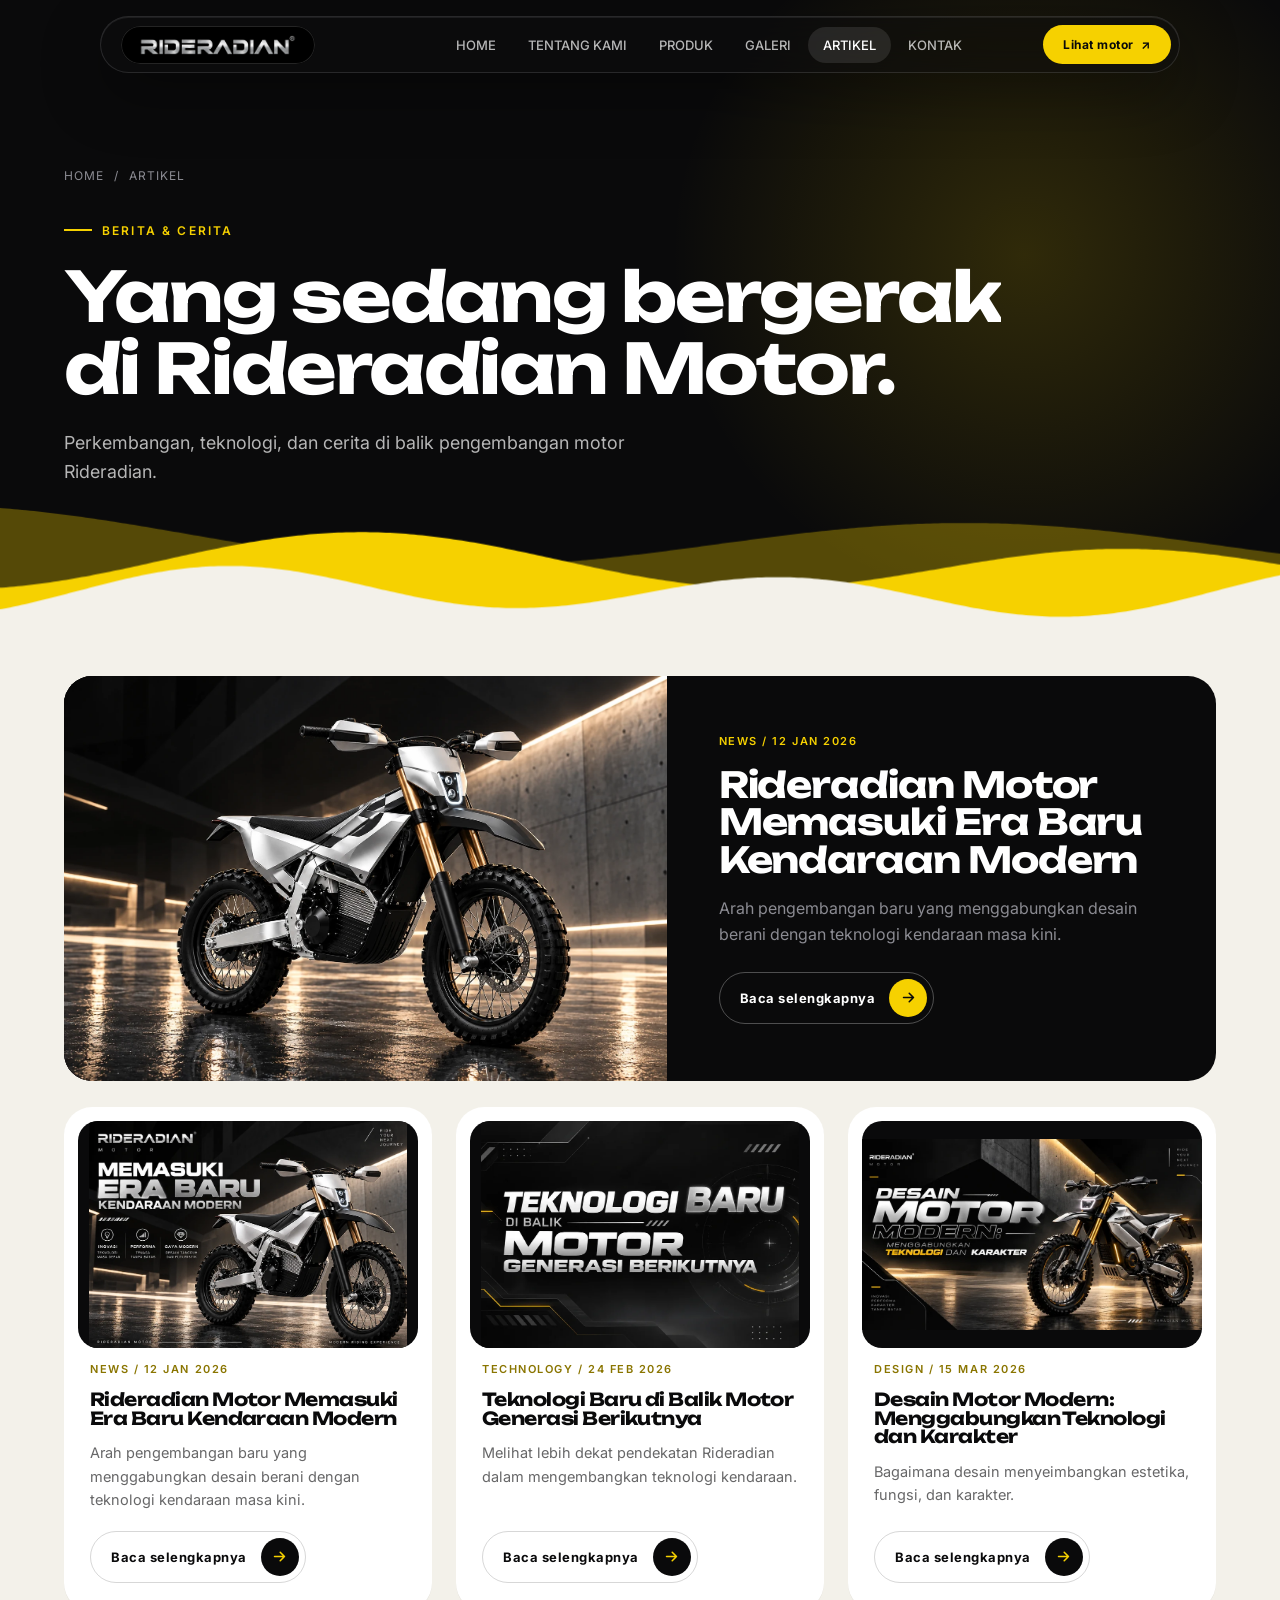
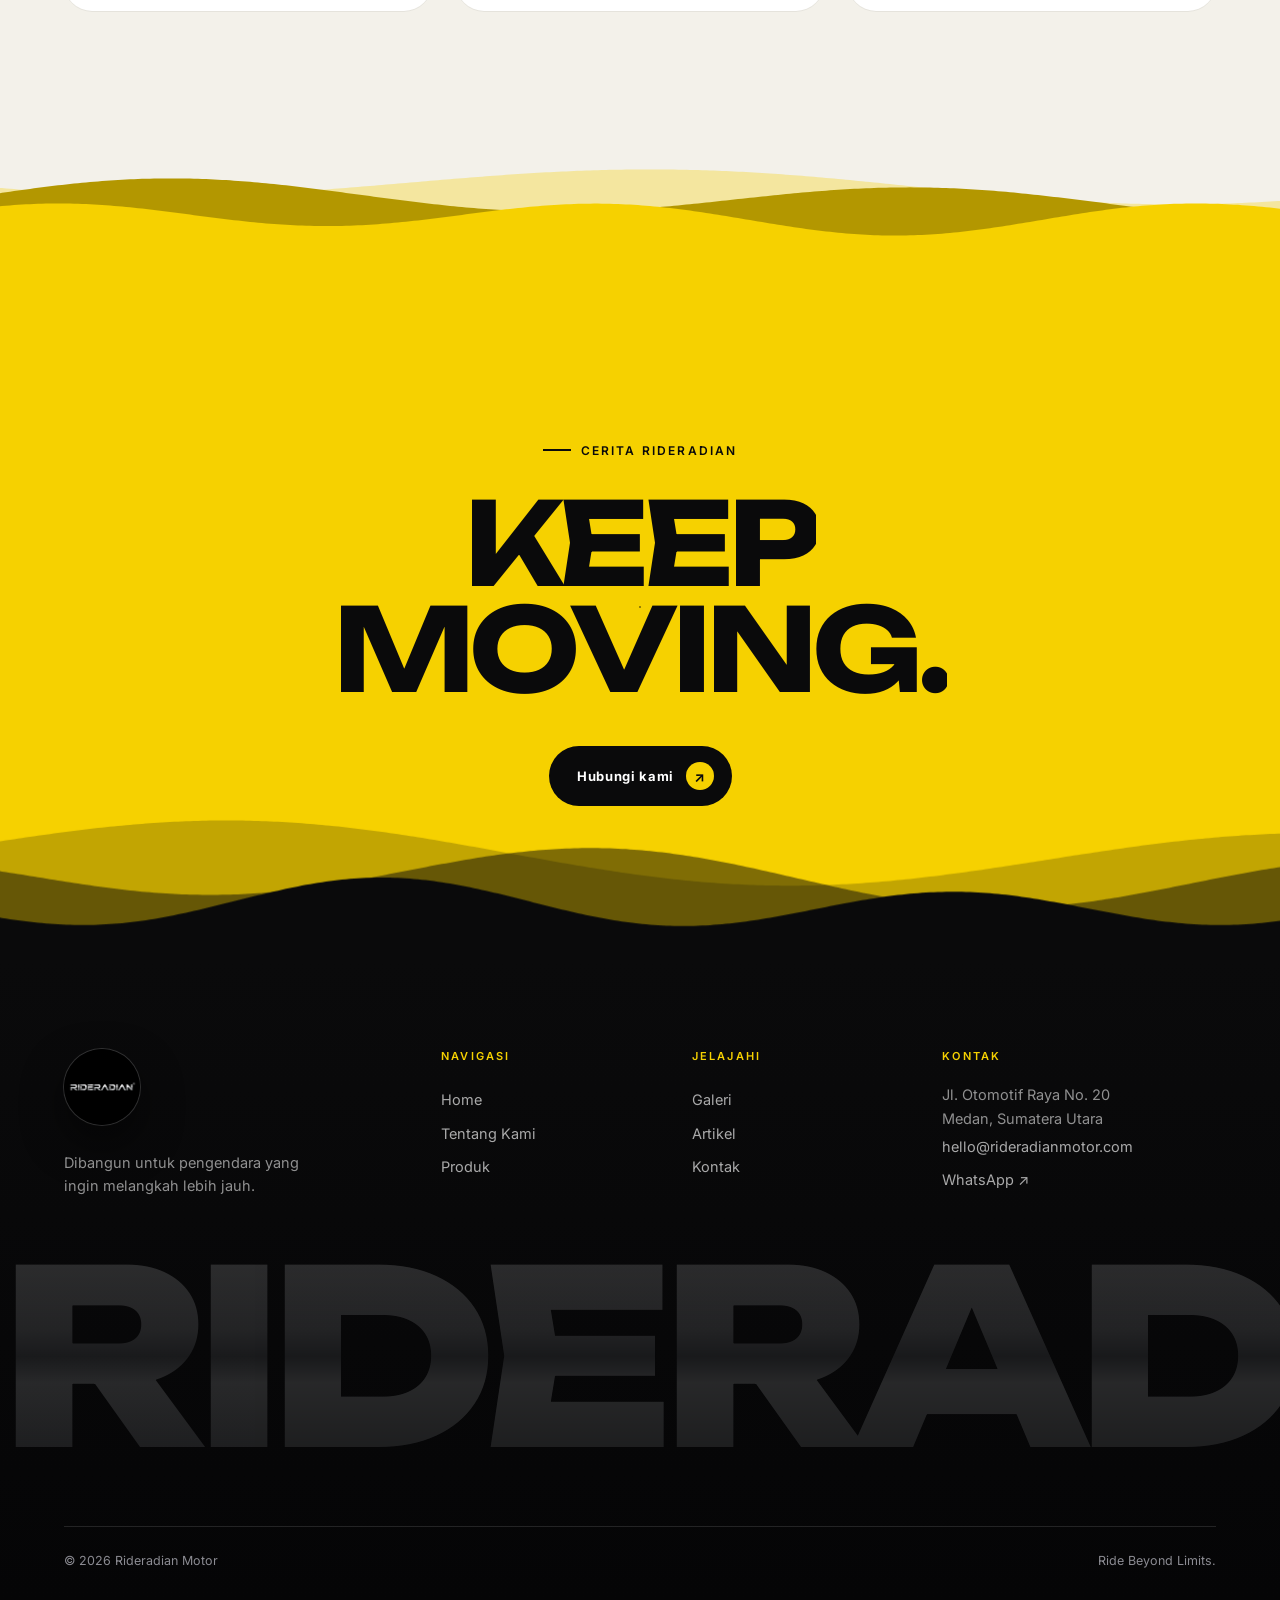
<file: artikel.html>
<!doctype html><html lang="id"><head><meta charset="utf-8"><meta name="viewport" content="width=device-width,initial-scale=1,viewport-fit=cover"><title>Artikel & Berita — Rideradian Motor</title><meta name="description" content="Berita, teknologi, dan cerita di balik pengembangan motor Rideradian."><meta name="theme-color" content="#0a0a0b"><link rel="icon" href="favicon.ico" sizes="any"><link rel="apple-touch-icon" href="assets/images/apple-touch-icon.png"><meta property="og:image" content="assets/images/og.jpg"><meta property="og:site_name" content="Rideradian Motor"><link rel="preconnect" href="https://fonts.googleapis.com"><link rel="preconnect" href="https://fonts.gstatic.com" crossorigin><link href="https://fonts.googleapis.com/css2?family=Inter:wght@400;500;600;700&family=Unbounded:wght@300;500;700;800&display=swap" rel="stylesheet"><link rel="stylesheet" href="css/style.css"><link rel="stylesheet" href="css/v9.css"><noscript><style>.loader{display:none}.reveal,.reveal-l,.reveal-r,.stagger>*{opacity:1;transform:none}.split .w>span{transform:none}.clip-reveal{clip-path:none}</style></noscript></head><body data-page="artikel"><div class="loader" aria-hidden="true"><div class="loader-inner"><div class="loader-mark"><img src="assets/images/logo-circle.png" width="640" height="640" alt=""></div><div class="loader-bar"><i></i></div><small>RIDERADIAN MOTOR</small></div></div>
<div class="scroll-progress"></div><div class="cursor"></div><div class="cursor-dot"></div>
<header class="site-nav" id="navbar"><div class="nav-pill">
<a class="brand" href="index.html" aria-label="Rideradian Motor — beranda"><img class="brand-logo" src="assets/images/logo-word.png" width="720" height="91" alt="Rideradian"></a>
<nav class="nav-links" aria-label="Navigasi utama"><span class="nav-indicator"></span><a href="index.html" data-page="home"><svg class="ni" viewBox="0 0 24 24" fill="none" stroke="currentColor" stroke-width="1.7" stroke-linecap="round" stroke-linejoin="round" aria-hidden="true"><path d="M3 11.5 12 4l9 7.5"/><path d="M5.5 10v10h13V10"/><path d="M10 20v-6h4v6"/></svg><span class="nl">Home</span></a><a href="tentang.html" data-page="tentang"><svg class="ni" viewBox="0 0 24 24" fill="none" stroke="currentColor" stroke-width="1.7" stroke-linecap="round" stroke-linejoin="round" aria-hidden="true"><circle cx="12" cy="8" r="3.6"/><path d="M4.5 20.5c.6-4 3.7-6.5 7.5-6.5s6.9 2.5 7.5 6.5"/></svg><span class="nl">Tentang<em class="x"> Kami</em></span></a><a href="produk.html" data-page="produk"><svg class="ni" viewBox="0 0 24 24" fill="none" stroke="currentColor" stroke-width="1.7" stroke-linecap="round" stroke-linejoin="round" aria-hidden="true"><path d="M12 3 4 7.2v9.6L12 21l8-4.2V7.2z"/><path d="M4 7.2 12 11.5l8-4.3"/><path d="M12 11.5V21"/></svg><span class="nl">Produk</span></a><a href="galeri.html" data-page="galeri"><svg class="ni" viewBox="0 0 24 24" fill="none" stroke="currentColor" stroke-width="1.7" stroke-linecap="round" stroke-linejoin="round" aria-hidden="true"><rect x="3.5" y="4.5" width="17" height="15" rx="2.5"/><circle cx="9" cy="10" r="1.6"/><path d="m4 17 5-4.5 3.5 3 3-2.5 4.5 4"/></svg><span class="nl">Galeri</span></a><a href="artikel.html" data-page="artikel"><svg class="ni" viewBox="0 0 24 24" fill="none" stroke="currentColor" stroke-width="1.7" stroke-linecap="round" stroke-linejoin="round" aria-hidden="true"><path d="M6 3.5h8.5L19 8v12.5H6z"/><path d="M14 3.5V8h5"/><path d="M9 12.5h7M9 16h7"/></svg><span class="nl">Artikel</span></a><a href="kontak.html" data-page="kontak"><svg class="ni" viewBox="0 0 24 24" fill="none" stroke="currentColor" stroke-width="1.7" stroke-linecap="round" stroke-linejoin="round" aria-hidden="true"><rect x="3" y="5.5" width="18" height="13" rx="2.5"/><path d="m3.5 7.5 8.5 6 8.5-6"/></svg><span class="nl">Kontak</span></a></nav>
<a class="nav-cta" href="produk.html"><span>Lihat motor</span><em>↗</em></a>
<button class="menu-toggle" id="menuToggle" aria-label="Buka menu" aria-expanded="false"><i></i><i></i><i></i></button></div></header>
<nav class="mobile-nav" id="mobileNav" aria-label="Menu seluler"><a class="m-link" href="index.html" data-page="home"><small>01</small>Home</a><a class="m-link" href="tentang.html" data-page="tentang"><small>02</small>Tentang Kami</a><a class="m-link" href="produk.html" data-page="produk"><small>03</small>Produk</a><a class="m-link" href="galeri.html" data-page="galeri"><small>04</small>Galeri</a><a class="m-link" href="artikel.html" data-page="artikel"><small>05</small>Artikel</a><a class="m-link" href="kontak.html" data-page="kontak"><small>06</small>Kontak</a><div class="mobile-foot"><span>Medan, Sumatera Utara</span><span>hello@rideradianmotor.com</span></div></nav><main>
<section class="page-hero" data-nav="dark"><div class="container"><div class="crumbs reveal"><a href="index.html">HOME</a><span>/</span><span>ARTIKEL</span></div><span class="eyebrow reveal">BERITA & CERITA</span><h1 class="split">Yang sedang bergerak<br>di Rideradian Motor.</h1><p class="lead reveal">Perkembangan, teknologi, dan cerita di balik pengembangan motor Rideradian.</p></div><div class="wv" data-to="#f3f1ea" data-back="rgba(246,209,0,.32)" data-mid="#f6d100" aria-hidden="true"></div></section>
<section class="section sec-light" data-nav="light" style="padding-top:30px"><div class="container"><article class="featured-article reveal"><a class="aimg" href="artikel-detail.html?id=era-baru-kendaraan-modern" data-cursor><img src="assets/images/articles/featured-showroom.webp" alt="Rideradian EXR di showroom futuristik" loading="lazy" draggable="false"></a><div><span class="tag">NEWS / 12 JAN 2026</span><h2>Rideradian Motor Memasuki Era Baru Kendaraan Modern</h2><p>Arah pengembangan baru yang menggabungkan desain berani dengan teknologi kendaraan masa kini.</p><a class="read-more on-dark" href="artikel-detail.html?id=era-baru-kendaraan-modern"><span class="rm-text">Baca selengkapnya</span><span class="rm-arr"><svg viewBox="0 0 24 24" fill="none" stroke="currentColor" stroke-width="2.2" stroke-linecap="round" stroke-linejoin="round"><path d="M5 12h14M13 6l6 6-6 6"/></svg></span></a></div></article><div class="article-grid stagger"><article class="article-card reveal"><a class="aimg" href="artikel-detail.html?id=era-baru-kendaraan-modern" data-cursor aria-label="Rideradian Motor Memasuki Era Baru Kendaraan Modern"><img src="assets/images/articles/era-baru-kendaraan-modern-sm.webp" alt="Rideradian Motor Memasuki Era Baru Kendaraan Modern" loading="lazy" draggable="false"></a><span class="tag">NEWS / 12 JAN 2026</span><h3>Rideradian Motor Memasuki Era Baru Kendaraan Modern</h3><p>Arah pengembangan baru yang menggabungkan desain berani dengan teknologi kendaraan masa kini.</p><a class="read-more" href="artikel-detail.html?id=era-baru-kendaraan-modern"><span class="rm-text">Baca selengkapnya</span><span class="rm-arr"><svg viewBox="0 0 24 24" fill="none" stroke="currentColor" stroke-width="2.2" stroke-linecap="round" stroke-linejoin="round"><path d="M5 12h14M13 6l6 6-6 6"/></svg></span></a></article><article class="article-card reveal"><a class="aimg" href="artikel-detail.html?id=teknologi-motor-generasi-berikutnya" data-cursor aria-label="Teknologi Baru di Balik Motor Generasi Berikutnya"><img src="assets/images/articles/teknologi-motor-generasi-berikutnya-sm.webp" alt="Teknologi Baru di Balik Motor Generasi Berikutnya" loading="lazy" draggable="false"></a><span class="tag">TECHNOLOGY / 24 FEB 2026</span><h3>Teknologi Baru di Balik Motor Generasi Berikutnya</h3><p>Melihat lebih dekat pendekatan Rideradian dalam mengembangkan teknologi kendaraan.</p><a class="read-more" href="artikel-detail.html?id=teknologi-motor-generasi-berikutnya"><span class="rm-text">Baca selengkapnya</span><span class="rm-arr"><svg viewBox="0 0 24 24" fill="none" stroke="currentColor" stroke-width="2.2" stroke-linecap="round" stroke-linejoin="round"><path d="M5 12h14M13 6l6 6-6 6"/></svg></span></a></article><article class="article-card reveal"><a class="aimg" href="artikel-detail.html?id=desain-motor-modern" data-cursor aria-label="Desain Motor Modern: Menggabungkan Teknologi dan Karakter"><img src="assets/images/articles/desain-motor-modern-sm.webp" alt="Desain Motor Modern: Menggabungkan Teknologi dan Karakter" loading="lazy" draggable="false"></a><span class="tag">DESIGN / 15 MAR 2026</span><h3>Desain Motor Modern: Menggabungkan Teknologi dan Karakter</h3><p>Bagaimana desain menyeimbangkan estetika, fungsi, dan karakter.</p><a class="read-more" href="artikel-detail.html?id=desain-motor-modern"><span class="rm-text">Baca selengkapnya</span><span class="rm-arr"><svg viewBox="0 0 24 24" fill="none" stroke="currentColor" stroke-width="2.2" stroke-linecap="round" stroke-linejoin="round"><path d="M5 12h14M13 6l6 6-6 6"/></svg></span></a></article></div></div></section>
<div class="wv wv-short" style="background:#f3f1ea" data-to="#f6d100" data-back="rgba(246,209,0,.32)" data-mid="#b39700" aria-hidden="true"></div>
<section class="cta"><i class="cta-ring"></i><i class="cta-ring"></i><i class="cta-ring"></i><div class="container"><span class="eyebrow reveal">CERITA RIDERADIAN</span><h2 class="split">KEEP<br>MOVING.</h2><a class="btn btn-dark reveal" href="kontak.html" data-cursor>Hubungi kami<span class="arr">↗</span></a></div>
<div class="wv" data-to="#0a0a0b" data-back="rgba(10,10,11,.22)" data-mid="rgba(10,10,11,.5)" aria-hidden="true"></div></section>
</main><footer class="footer"><div class="footer-grid"><div><a class="brand footer-brand" href="index.html"><img class="brand-circle" src="assets/images/logo-circle.png" width="640" height="640" alt="Rideradian" loading="lazy"></a><p>Dibangun untuk pengendara yang ingin melangkah lebih jauh.</p></div>
<div><h4>NAVIGASI</h4><a href="index.html">Home</a><a href="tentang.html">Tentang Kami</a><a href="produk.html">Produk</a></div>
<div><h4>JELAJAHI</h4><a href="galeri.html">Galeri</a><a href="artikel.html">Artikel</a><a href="kontak.html">Kontak</a></div>
<div><h4>KONTAK</h4><p style="margin-top:0">Jl. Otomotif Raya No. 20<br>Medan, Sumatera Utara</p><a href="mailto:hello@rideradianmotor.com">hello@rideradianmotor.com</a><a href="https://wa.me/62812345678" target="_blank" rel="noopener">WhatsApp ↗</a></div></div>
<div class="big-text" aria-hidden="true" data-xspeed="-.06">RIDERADIAN</div>
<div class="footer-bottom"><span>© <span class="year">2026</span> Rideradian Motor</span><span>Ride Beyond Limits.</span></div></footer>
<button class="to-top" aria-label="Kembali ke atas">↑</button><script src="js/data.js"></script><script src="js/script.js" defer></script><script src="js/waves.js" defer></script></body></html>
</file>
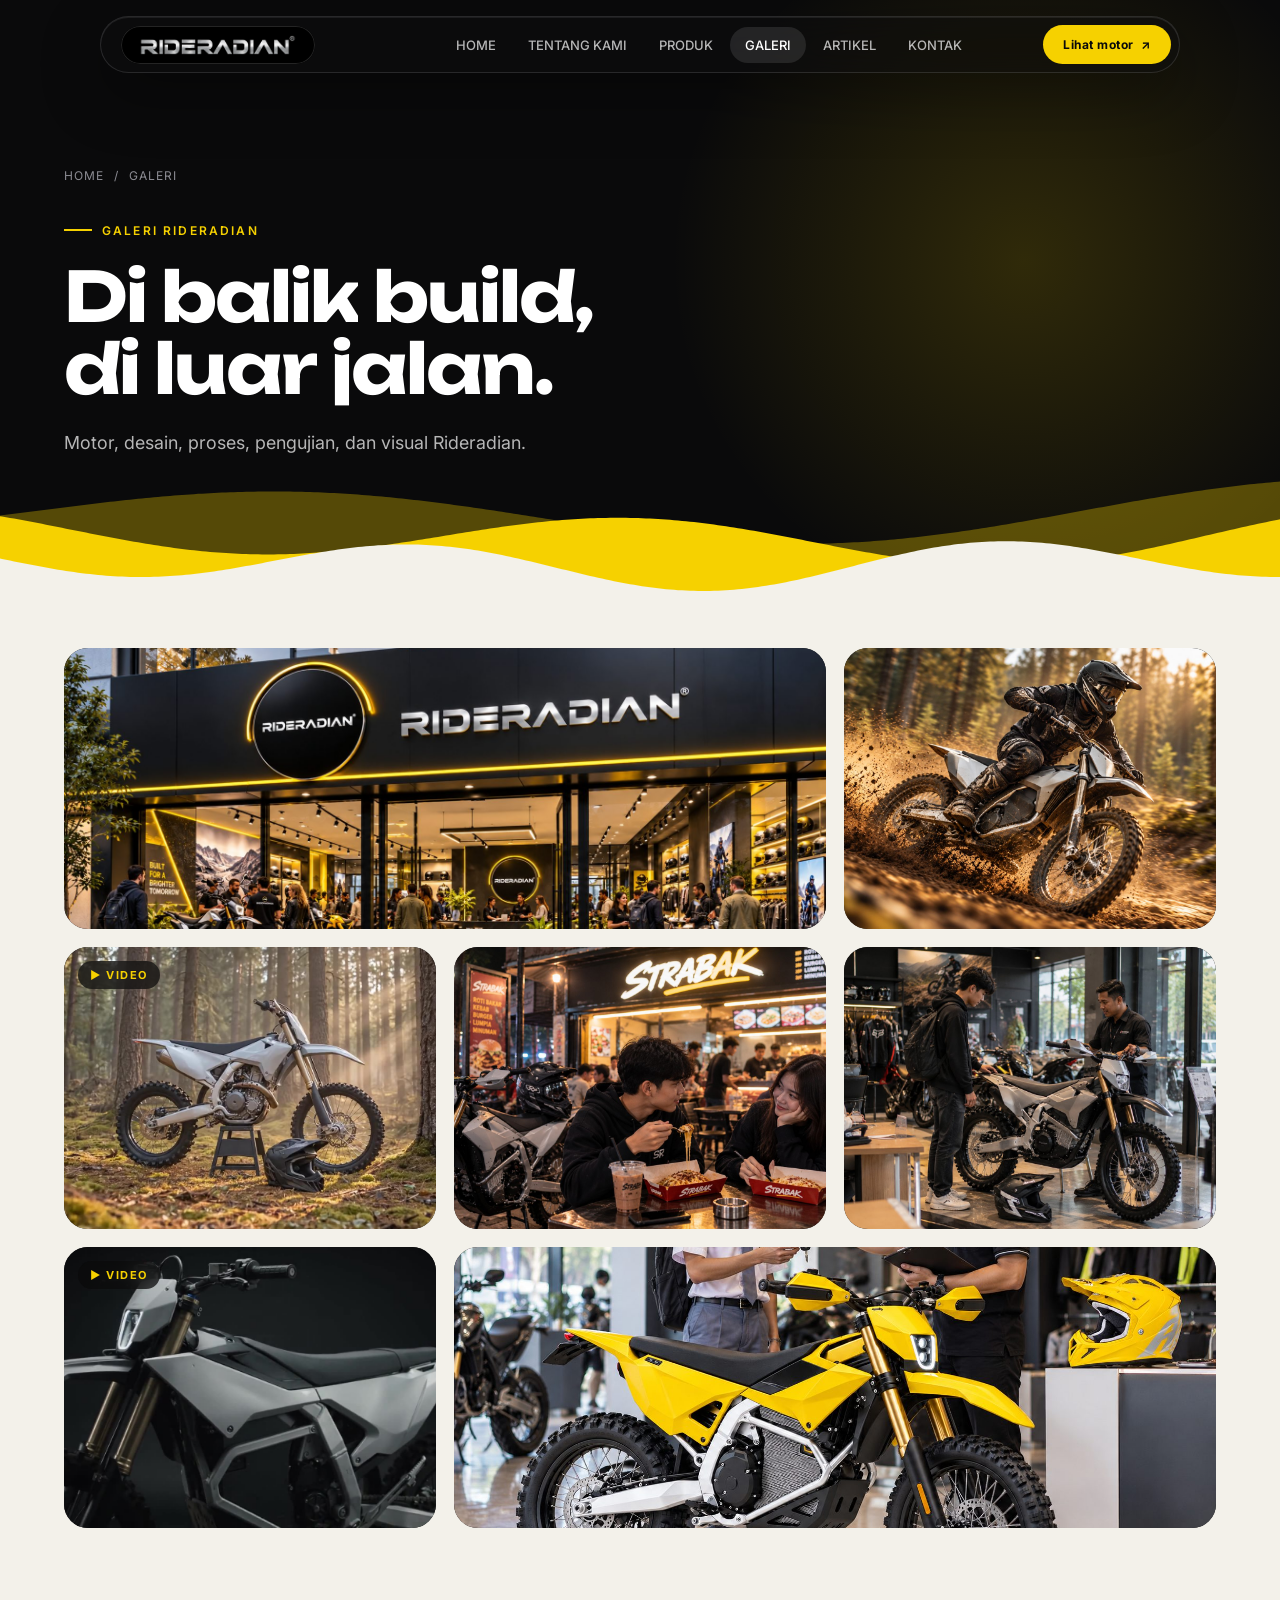
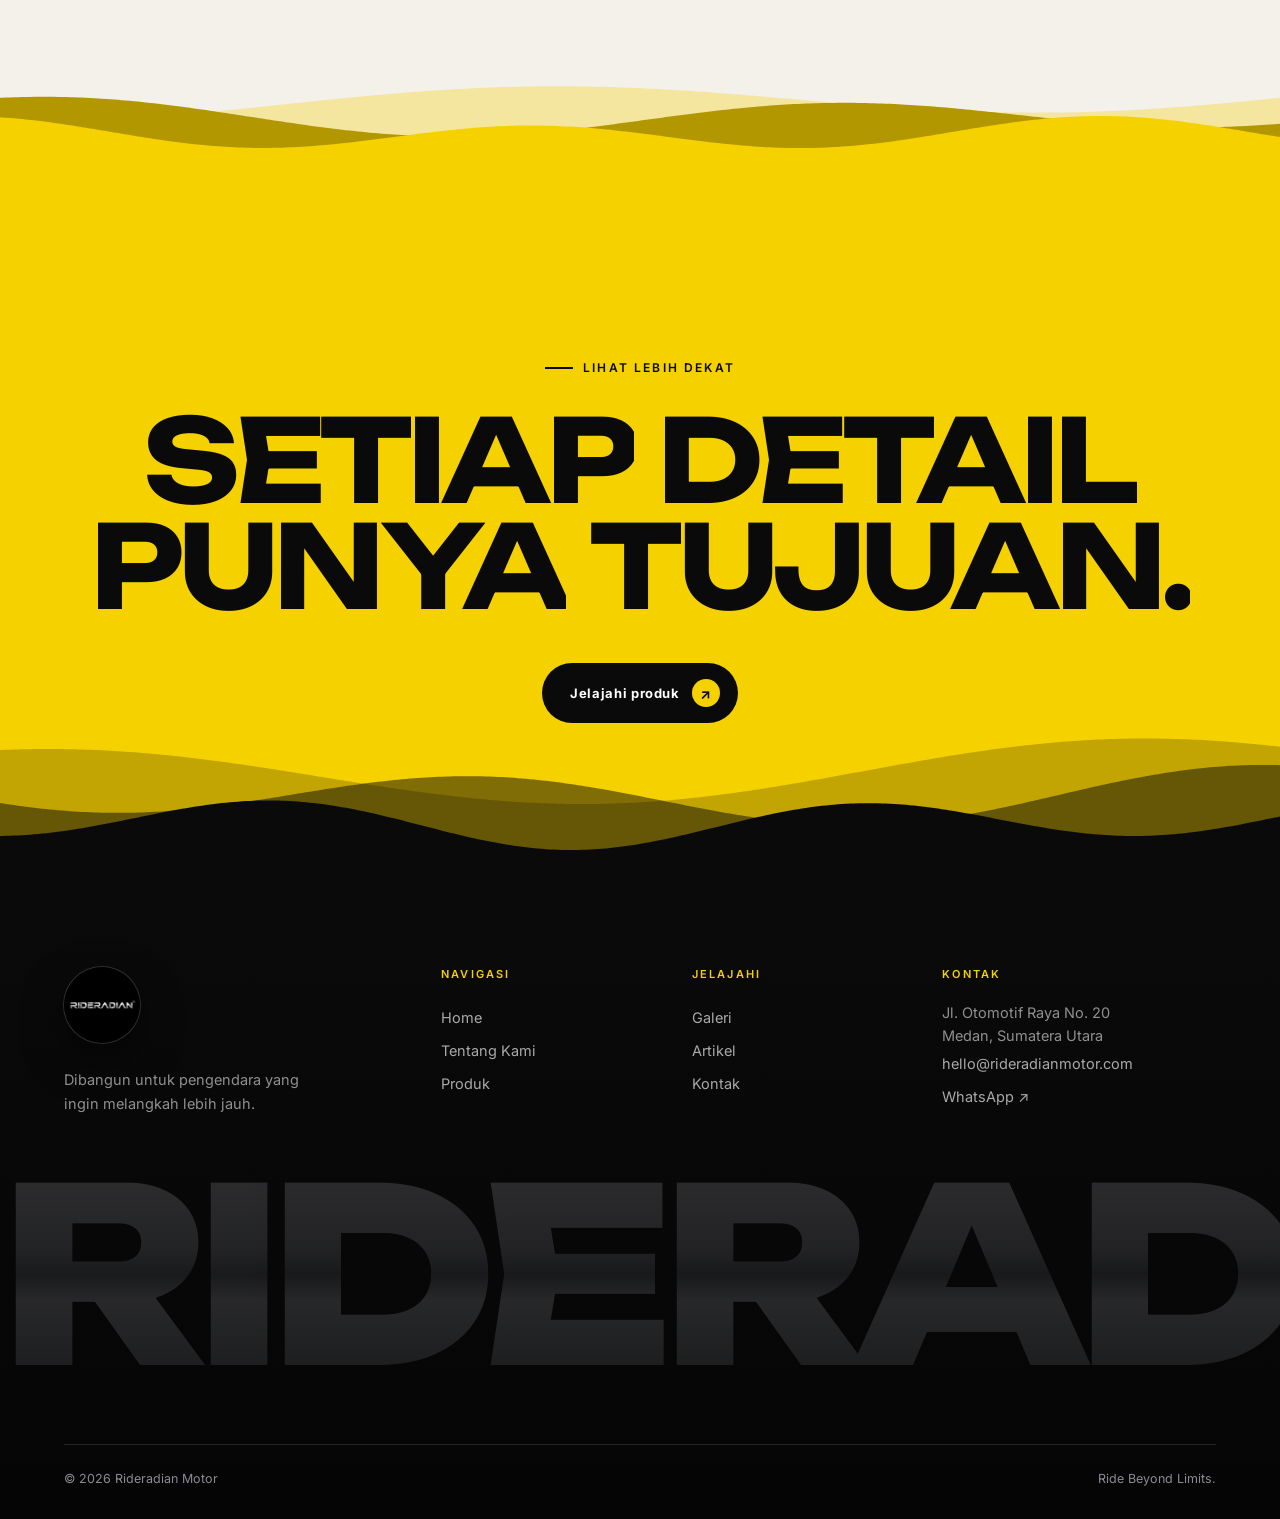
<file: galeri.html>
<!doctype html><html lang="id"><head><meta charset="utf-8"><meta name="viewport" content="width=device-width,initial-scale=1,viewport-fit=cover"><title>Galeri — Rideradian Motor</title><meta name="description" content="Galeri visual Rideradian Motor: motor, desain, proses, dan pengujian."><meta name="theme-color" content="#0a0a0b"><link rel="icon" href="favicon.ico" sizes="any"><link rel="apple-touch-icon" href="assets/images/apple-touch-icon.png"><meta property="og:image" content="assets/images/og.jpg"><meta property="og:site_name" content="Rideradian Motor"><link rel="preconnect" href="https://fonts.googleapis.com"><link rel="preconnect" href="https://fonts.gstatic.com" crossorigin><link href="https://fonts.googleapis.com/css2?family=Inter:wght@400;500;600;700&family=Unbounded:wght@300;500;700;800&display=swap" rel="stylesheet"><link rel="stylesheet" href="css/style.css"><link rel="stylesheet" href="css/v9.css"><noscript><style>.loader{display:none}.reveal,.reveal-l,.reveal-r,.stagger>*{opacity:1;transform:none}.split .w>span{transform:none}.clip-reveal{clip-path:none}</style></noscript></head><body data-page="galeri"><div class="loader" aria-hidden="true"><div class="loader-inner"><div class="loader-mark"><img src="assets/images/logo-circle.png" width="640" height="640" alt=""></div><div class="loader-bar"><i></i></div><small>RIDERADIAN MOTOR</small></div></div>
<div class="scroll-progress"></div><div class="cursor"></div><div class="cursor-dot"></div>
<header class="site-nav" id="navbar"><div class="nav-pill">
<a class="brand" href="index.html" aria-label="Rideradian Motor — beranda"><img class="brand-logo" src="assets/images/logo-word.png" width="720" height="91" alt="Rideradian"></a>
<nav class="nav-links" aria-label="Navigasi utama"><span class="nav-indicator"></span><a href="index.html" data-page="home"><svg class="ni" viewBox="0 0 24 24" fill="none" stroke="currentColor" stroke-width="1.7" stroke-linecap="round" stroke-linejoin="round" aria-hidden="true"><path d="M3 11.5 12 4l9 7.5"/><path d="M5.5 10v10h13V10"/><path d="M10 20v-6h4v6"/></svg><span class="nl">Home</span></a><a href="tentang.html" data-page="tentang"><svg class="ni" viewBox="0 0 24 24" fill="none" stroke="currentColor" stroke-width="1.7" stroke-linecap="round" stroke-linejoin="round" aria-hidden="true"><circle cx="12" cy="8" r="3.6"/><path d="M4.5 20.5c.6-4 3.7-6.5 7.5-6.5s6.9 2.5 7.5 6.5"/></svg><span class="nl">Tentang<em class="x"> Kami</em></span></a><a href="produk.html" data-page="produk"><svg class="ni" viewBox="0 0 24 24" fill="none" stroke="currentColor" stroke-width="1.7" stroke-linecap="round" stroke-linejoin="round" aria-hidden="true"><path d="M12 3 4 7.2v9.6L12 21l8-4.2V7.2z"/><path d="M4 7.2 12 11.5l8-4.3"/><path d="M12 11.5V21"/></svg><span class="nl">Produk</span></a><a href="galeri.html" data-page="galeri"><svg class="ni" viewBox="0 0 24 24" fill="none" stroke="currentColor" stroke-width="1.7" stroke-linecap="round" stroke-linejoin="round" aria-hidden="true"><rect x="3.5" y="4.5" width="17" height="15" rx="2.5"/><circle cx="9" cy="10" r="1.6"/><path d="m4 17 5-4.5 3.5 3 3-2.5 4.5 4"/></svg><span class="nl">Galeri</span></a><a href="artikel.html" data-page="artikel"><svg class="ni" viewBox="0 0 24 24" fill="none" stroke="currentColor" stroke-width="1.7" stroke-linecap="round" stroke-linejoin="round" aria-hidden="true"><path d="M6 3.5h8.5L19 8v12.5H6z"/><path d="M14 3.5V8h5"/><path d="M9 12.5h7M9 16h7"/></svg><span class="nl">Artikel</span></a><a href="kontak.html" data-page="kontak"><svg class="ni" viewBox="0 0 24 24" fill="none" stroke="currentColor" stroke-width="1.7" stroke-linecap="round" stroke-linejoin="round" aria-hidden="true"><rect x="3" y="5.5" width="18" height="13" rx="2.5"/><path d="m3.5 7.5 8.5 6 8.5-6"/></svg><span class="nl">Kontak</span></a></nav>
<a class="nav-cta" href="produk.html"><span>Lihat motor</span><em>↗</em></a>
<button class="menu-toggle" id="menuToggle" aria-label="Buka menu" aria-expanded="false"><i></i><i></i><i></i></button></div></header>
<nav class="mobile-nav" id="mobileNav" aria-label="Menu seluler"><a class="m-link" href="index.html" data-page="home"><small>01</small>Home</a><a class="m-link" href="tentang.html" data-page="tentang"><small>02</small>Tentang Kami</a><a class="m-link" href="produk.html" data-page="produk"><small>03</small>Produk</a><a class="m-link" href="galeri.html" data-page="galeri"><small>04</small>Galeri</a><a class="m-link" href="artikel.html" data-page="artikel"><small>05</small>Artikel</a><a class="m-link" href="kontak.html" data-page="kontak"><small>06</small>Kontak</a><div class="mobile-foot"><span>Medan, Sumatera Utara</span><span>hello@rideradianmotor.com</span></div></nav><main>
<section class="page-hero" data-nav="dark"><div class="container"><div class="crumbs reveal"><a href="index.html">HOME</a><span>/</span><span>GALERI</span></div><span class="eyebrow reveal">GALERI RIDERADIAN</span><h1 class="split">Di balik build,<br>di luar jalan.</h1><p class="lead reveal">Motor, desain, proses, pengujian, dan visual Rideradian.</p></div><div class="wv" data-to="#f3f1ea" data-back="rgba(246,209,0,.32)" data-mid="#f6d100" aria-hidden="true"></div></section>
<section class="section sec-light" data-nav="light" style="padding-top:30px"><div class="container"><div class="gallery-grid"><button class="gallery-item reveal" data-title="Showroom Rideradian" data-type="img" data-cursor aria-label="Buka Showroom Rideradian"><span class="gfig"><img src="assets/gallery/showroom-depan.jpg" width="1600" height="900" alt="Showroom Rideradian" loading="lazy" draggable="false"></span><span class="cap"><b>Showroom Rideradian</b><span>001</span></span></button><button class="gallery-item reveal" data-title="Golden hour di jalur hutan" data-type="img" data-cursor aria-label="Buka Golden hour di jalur hutan"><span class="gfig"><img src="assets/gallery/golden-hour.jpg" width="1600" height="900" alt="Golden hour di jalur hutan" loading="lazy" draggable="false"></span><span class="cap"><b>Golden hour di jalur hutan</b><span>002</span></span></button><button class="gallery-item reveal" data-title="Film singkat EXR di hutan pinus" data-type="vid" data-cursor aria-label="Buka Film singkat EXR di hutan pinus"><span class="gfig"><video src="assets/gallery/iklan-hutan.mp4" poster="assets/gallery/iklan-hutan.jpg" width="1280" height="720" muted loop playsinline preload="metadata" aria-label="Film singkat EXR di hutan pinus"></video></span><span class="vbadge" aria-hidden="true">▶ VIDEO</span><span class="cap"><b>Film singkat EXR di hutan pinus</b><span>003</span></span></button><button class="gallery-item reveal" data-title="Malam di Strabak" data-type="img" data-cursor aria-label="Buka Malam di Strabak"><span class="gfig"><img src="assets/gallery/strabak-malam.jpg" width="1600" height="900" alt="Malam di Strabak" loading="lazy" draggable="false"></span><span class="cap"><b>Malam di Strabak</b><span>004</span></span></button><button class="gallery-item reveal" data-title="Konsultasi di showroom" data-type="img" data-cursor aria-label="Buka Konsultasi di showroom"><span class="gfig"><img src="assets/gallery/konsultasi.jpg" width="1600" height="900" alt="Konsultasi di showroom" loading="lazy" draggable="false"></span><span class="cap"><b>Konsultasi di showroom</b><span>005</span></span></button><button class="gallery-item reveal" data-title="Uji jalur pasir" data-type="vid" data-cursor aria-label="Buka Uji jalur pasir"><span class="gfig"><video src="assets/gallery/uji-jalur-pasir.mp4" poster="assets/gallery/uji-jalur-pasir.jpg" width="1280" height="720" muted loop playsinline preload="metadata" aria-label="Uji jalur pasir"></video></span><span class="vbadge" aria-hidden="true">▶ VIDEO</span><span class="cap"><b>Uji jalur pasir</b><span>006</span></span></button><button class="gallery-item reveal" data-title="Serah terima kunci EXR" data-type="img" data-cursor aria-label="Buka Serah terima kunci EXR"><span class="gfig"><img src="assets/gallery/serah-kunci.jpg" width="1448" height="1086" alt="Serah terima kunci EXR" loading="lazy" draggable="false"></span><span class="cap"><b>Serah terima kunci EXR</b><span>007</span></span></button></div></div></section>
<div class="wv wv-short" style="background:#f3f1ea" data-to="#f6d100" data-back="rgba(246,209,0,.32)" data-mid="#b39700" aria-hidden="true"></div>
<section class="cta"><i class="cta-ring"></i><i class="cta-ring"></i><i class="cta-ring"></i><div class="container"><span class="eyebrow reveal">LIHAT LEBIH DEKAT</span><h2 class="split">SETIAP DETAIL<br>PUNYA TUJUAN.</h2><a class="btn btn-dark reveal" href="produk.html" data-cursor>Jelajahi produk<span class="arr">↗</span></a></div>
<div class="wv" data-to="#0a0a0b" data-back="rgba(10,10,11,.22)" data-mid="rgba(10,10,11,.5)" aria-hidden="true"></div></section>
<div class="lightbox" id="lightbox" role="dialog" aria-modal="true" aria-label="Pratinjau galeri"><button class="lb-btn lb-close" aria-label="Tutup">×</button><button class="lb-btn lb-prev" aria-label="Sebelumnya">‹</button><div class="lb-stage" id="lbStage"></div><button class="lb-btn lb-next" aria-label="Berikutnya">›</button><div class="lb-cap" id="lbCap"></div></div>
</main><footer class="footer"><div class="footer-grid"><div><a class="brand footer-brand" href="index.html"><img class="brand-circle" src="assets/images/logo-circle.png" width="640" height="640" alt="Rideradian" loading="lazy"></a><p>Dibangun untuk pengendara yang ingin melangkah lebih jauh.</p></div>
<div><h4>NAVIGASI</h4><a href="index.html">Home</a><a href="tentang.html">Tentang Kami</a><a href="produk.html">Produk</a></div>
<div><h4>JELAJAHI</h4><a href="galeri.html">Galeri</a><a href="artikel.html">Artikel</a><a href="kontak.html">Kontak</a></div>
<div><h4>KONTAK</h4><p style="margin-top:0">Jl. Otomotif Raya No. 20<br>Medan, Sumatera Utara</p><a href="mailto:hello@rideradianmotor.com">hello@rideradianmotor.com</a><a href="https://wa.me/62812345678" target="_blank" rel="noopener">WhatsApp ↗</a></div></div>
<div class="big-text" aria-hidden="true" data-xspeed="-.06">RIDERADIAN</div>
<div class="footer-bottom"><span>© <span class="year">2026</span> Rideradian Motor</span><span>Ride Beyond Limits.</span></div></footer>
<button class="to-top" aria-label="Kembali ke atas">↑</button><script src="js/data.js"></script><script src="js/script.js" defer></script><script src="js/waves.js" defer></script></body></html>
</file>
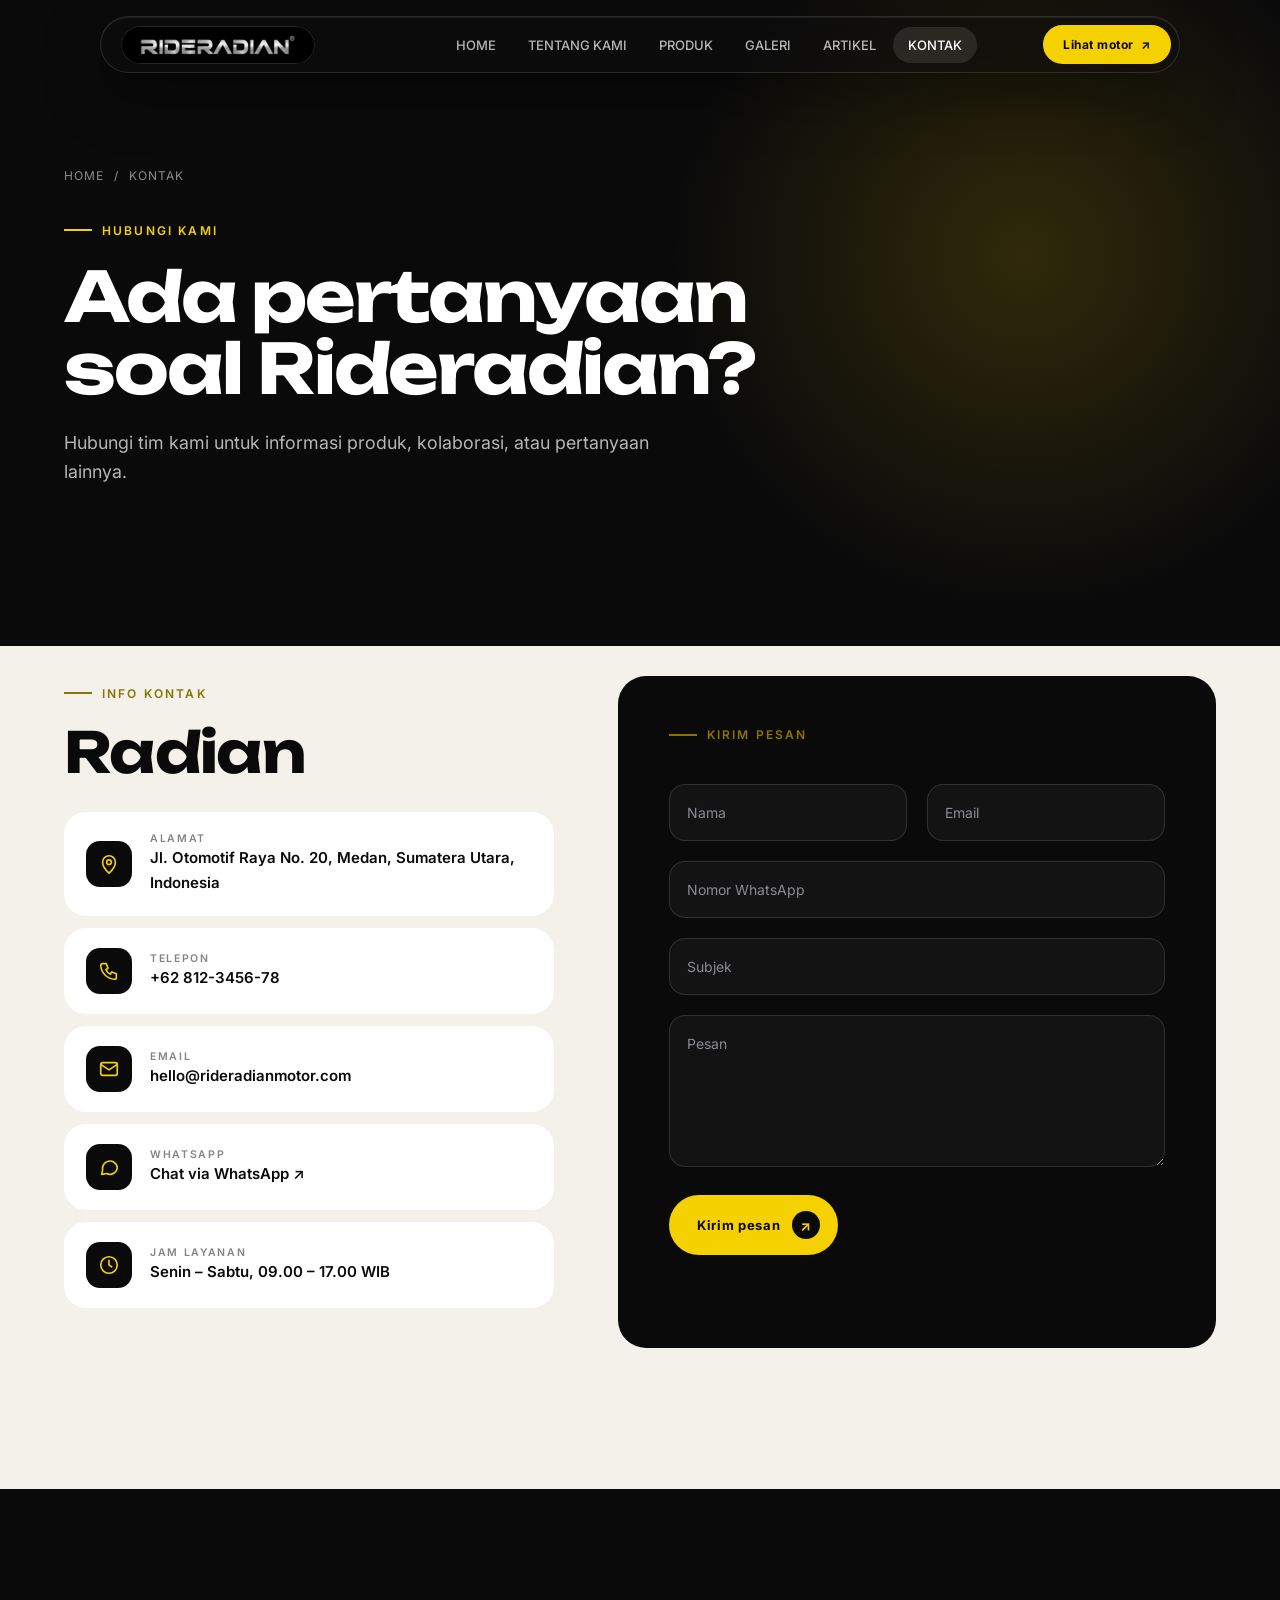
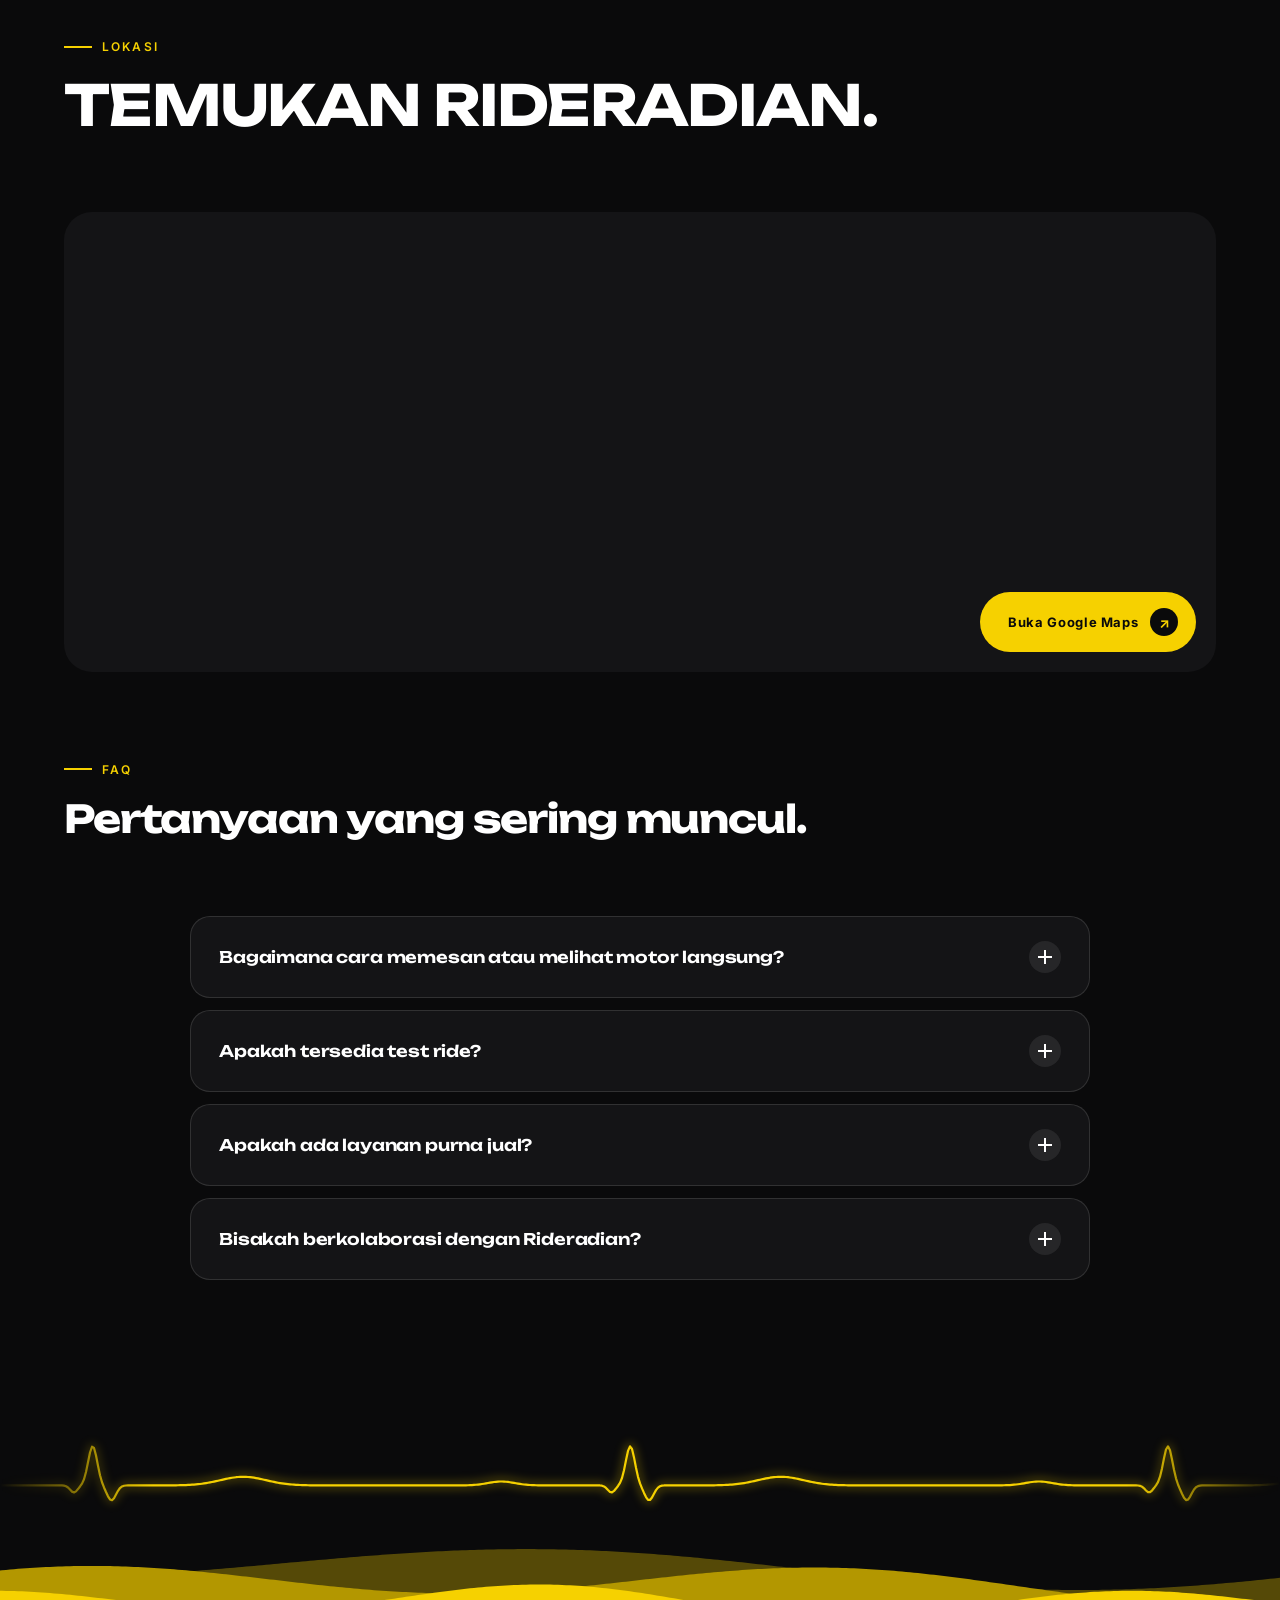
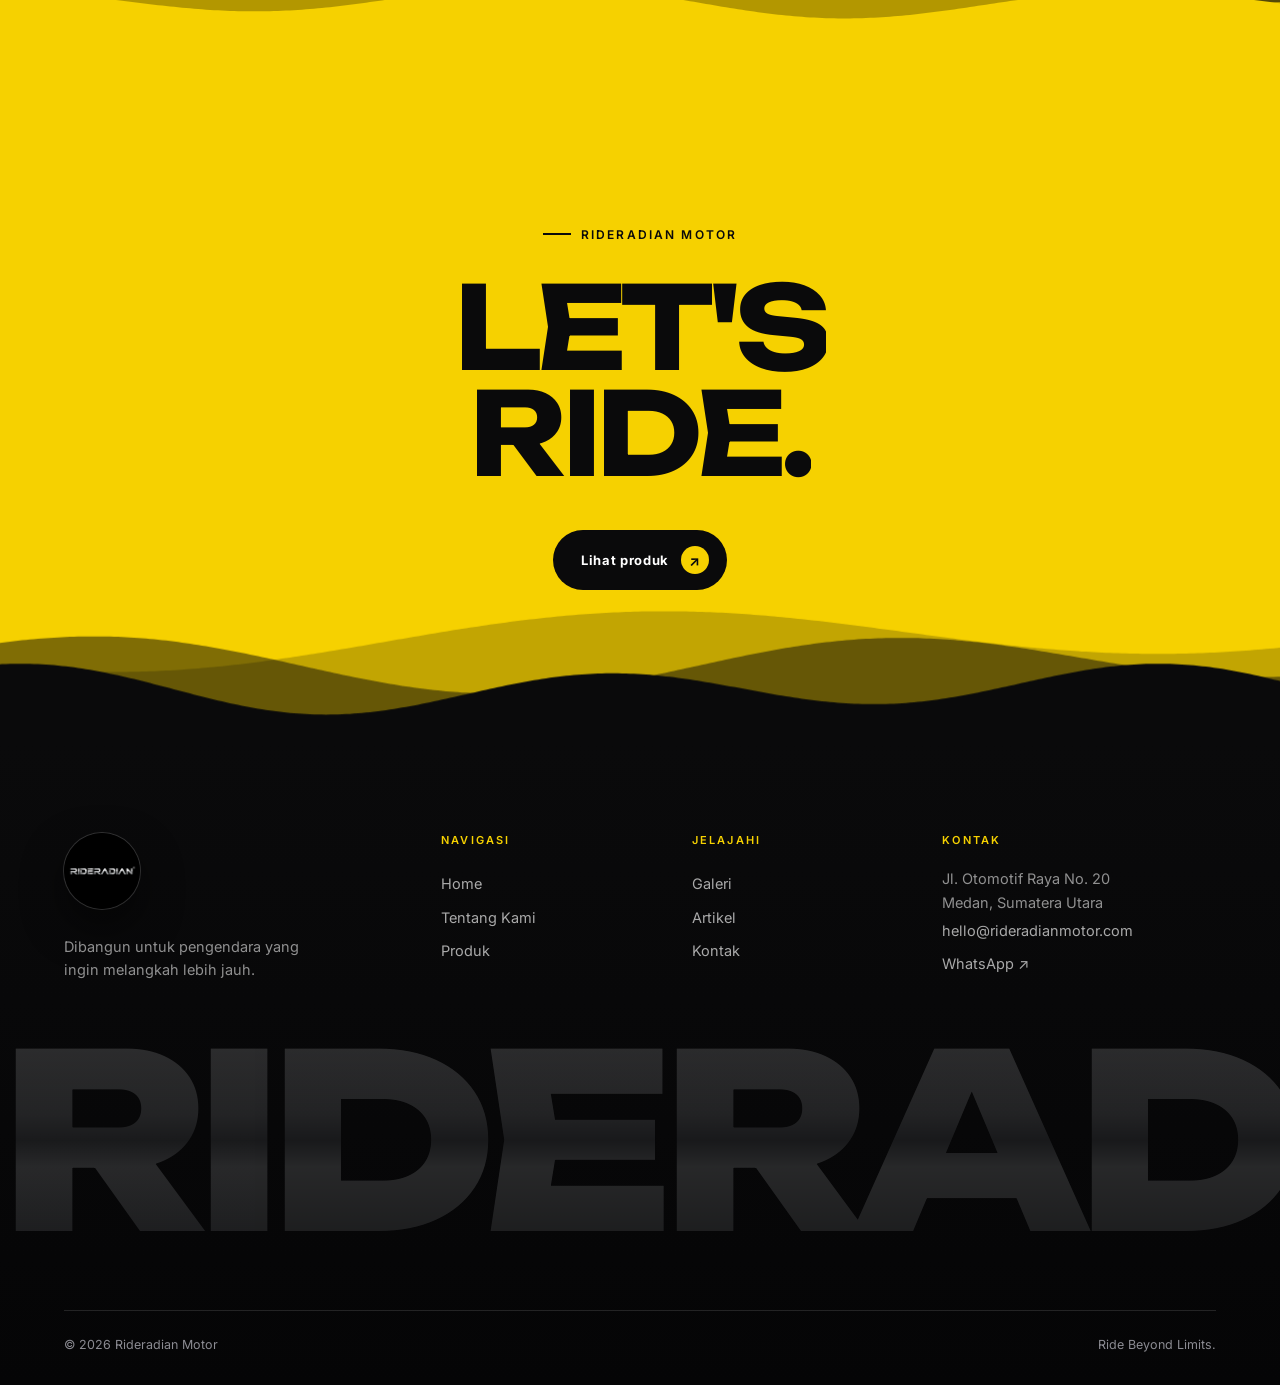
<file: kontak.html>
<!doctype html><html lang="id"><head><meta charset="utf-8"><meta name="viewport" content="width=device-width,initial-scale=1,viewport-fit=cover"><title>Kontak — Rideradian Motor</title><meta name="description" content="Hubungi Rideradian Motor untuk informasi produk, kolaborasi, atau pertanyaan lainnya."><meta name="theme-color" content="#0a0a0b"><link rel="icon" href="favicon.ico" sizes="any"><link rel="apple-touch-icon" href="assets/images/apple-touch-icon.png"><meta property="og:image" content="assets/images/og.jpg"><meta property="og:site_name" content="Rideradian Motor"><link rel="preconnect" href="https://fonts.googleapis.com"><link rel="preconnect" href="https://fonts.gstatic.com" crossorigin><link href="https://fonts.googleapis.com/css2?family=Inter:wght@400;500;600;700&family=Unbounded:wght@300;500;700;800&display=swap" rel="stylesheet"><link rel="stylesheet" href="css/style.css"><link rel="stylesheet" href="css/v9.css"><noscript><style>.loader{display:none}.reveal,.reveal-l,.reveal-r,.stagger>*{opacity:1;transform:none}.split .w>span{transform:none}.clip-reveal{clip-path:none}</style></noscript></head><body data-page="kontak"><div class="loader" aria-hidden="true"><div class="loader-inner"><div class="loader-mark"><img src="assets/images/logo-circle.png" width="640" height="640" alt=""></div><div class="loader-bar"><i></i></div><small>RIDERADIAN MOTOR</small></div></div>
<div class="scroll-progress"></div><div class="cursor"></div><div class="cursor-dot"></div>
<header class="site-nav" id="navbar"><div class="nav-pill">
<a class="brand" href="index.html" aria-label="Rideradian Motor — beranda"><img class="brand-logo" src="assets/images/logo-word.png" width="720" height="91" alt="Rideradian"></a>
<nav class="nav-links" aria-label="Navigasi utama"><span class="nav-indicator"></span><a href="index.html" data-page="home"><svg class="ni" viewBox="0 0 24 24" fill="none" stroke="currentColor" stroke-width="1.7" stroke-linecap="round" stroke-linejoin="round" aria-hidden="true"><path d="M3 11.5 12 4l9 7.5"/><path d="M5.5 10v10h13V10"/><path d="M10 20v-6h4v6"/></svg><span class="nl">Home</span></a><a href="tentang.html" data-page="tentang"><svg class="ni" viewBox="0 0 24 24" fill="none" stroke="currentColor" stroke-width="1.7" stroke-linecap="round" stroke-linejoin="round" aria-hidden="true"><circle cx="12" cy="8" r="3.6"/><path d="M4.5 20.5c.6-4 3.7-6.5 7.5-6.5s6.9 2.5 7.5 6.5"/></svg><span class="nl">Tentang<em class="x"> Kami</em></span></a><a href="produk.html" data-page="produk"><svg class="ni" viewBox="0 0 24 24" fill="none" stroke="currentColor" stroke-width="1.7" stroke-linecap="round" stroke-linejoin="round" aria-hidden="true"><path d="M12 3 4 7.2v9.6L12 21l8-4.2V7.2z"/><path d="M4 7.2 12 11.5l8-4.3"/><path d="M12 11.5V21"/></svg><span class="nl">Produk</span></a><a href="galeri.html" data-page="galeri"><svg class="ni" viewBox="0 0 24 24" fill="none" stroke="currentColor" stroke-width="1.7" stroke-linecap="round" stroke-linejoin="round" aria-hidden="true"><rect x="3.5" y="4.5" width="17" height="15" rx="2.5"/><circle cx="9" cy="10" r="1.6"/><path d="m4 17 5-4.5 3.5 3 3-2.5 4.5 4"/></svg><span class="nl">Galeri</span></a><a href="artikel.html" data-page="artikel"><svg class="ni" viewBox="0 0 24 24" fill="none" stroke="currentColor" stroke-width="1.7" stroke-linecap="round" stroke-linejoin="round" aria-hidden="true"><path d="M6 3.5h8.5L19 8v12.5H6z"/><path d="M14 3.5V8h5"/><path d="M9 12.5h7M9 16h7"/></svg><span class="nl">Artikel</span></a><a href="kontak.html" data-page="kontak"><svg class="ni" viewBox="0 0 24 24" fill="none" stroke="currentColor" stroke-width="1.7" stroke-linecap="round" stroke-linejoin="round" aria-hidden="true"><rect x="3" y="5.5" width="18" height="13" rx="2.5"/><path d="m3.5 7.5 8.5 6 8.5-6"/></svg><span class="nl">Kontak</span></a></nav>
<a class="nav-cta" href="produk.html"><span>Lihat motor</span><em>↗</em></a>
<button class="menu-toggle" id="menuToggle" aria-label="Buka menu" aria-expanded="false"><i></i><i></i><i></i></button></div></header>
<nav class="mobile-nav" id="mobileNav" aria-label="Menu seluler"><a class="m-link" href="index.html" data-page="home"><small>01</small>Home</a><a class="m-link" href="tentang.html" data-page="tentang"><small>02</small>Tentang Kami</a><a class="m-link" href="produk.html" data-page="produk"><small>03</small>Produk</a><a class="m-link" href="galeri.html" data-page="galeri"><small>04</small>Galeri</a><a class="m-link" href="artikel.html" data-page="artikel"><small>05</small>Artikel</a><a class="m-link" href="kontak.html" data-page="kontak"><small>06</small>Kontak</a><div class="mobile-foot"><span>Medan, Sumatera Utara</span><span>hello@rideradianmotor.com</span></div></nav><main>
<section class="page-hero" data-nav="dark"><div class="container"><div class="crumbs reveal"><a href="index.html">HOME</a><span>/</span><span>KONTAK</span></div><span class="eyebrow reveal">HUBUNGI KAMI</span><h1 class="split">Ada pertanyaan<br>soal Rideradian?</h1><p class="lead reveal">Hubungi tim kami untuk informasi produk, kolaborasi, atau pertanyaan lainnya.</p></div><div class="wv" data-to="#f3f1ea" data-back="rgba(246,209,0,.32)" data-mid="#f6d100" data-speed="1.3" aria-hidden="true"></div></section>
<section class="section sec-light" data-nav="light" style="padding-top:30px"><div class="container contact-grid"><div class="contact-info reveal-l"><span class="eyebrow">INFO KONTAK</span><h2 class="h-lg">Radian</h2>
<div class="contact-list"><div class="ci"><span class="ic"><svg viewBox="0 0 24 24" fill="none" stroke="currentColor" stroke-width="1.8" stroke-linecap="round" stroke-linejoin="round"><path d="M12 22s7-6.5 7-12a7 7 0 10-14 0c0 5.5 7 12 7 12z"/><circle cx="12" cy="10" r="2.5"/></svg></span><div><small>ALAMAT</small><span>Jl. Otomotif Raya No. 20, Medan, Sumatera Utara, Indonesia</span></div></div>
<a class="ci" href="tel:+62812345678"><span class="ic"><svg viewBox="0 0 24 24" fill="none" stroke="currentColor" stroke-width="1.8" stroke-linecap="round" stroke-linejoin="round"><path d="M5 4h4l2 5-2.5 1.5a11 11 0 005 5L15 13l5 2v4a2 2 0 01-2 2A16 16 0 013 6a2 2 0 012-2z"/></svg></span><div><small>TELEPON</small><span>+62 812-3456-78</span></div></a>
<a class="ci" href="mailto:hello@rideradianmotor.com"><span class="ic"><svg viewBox="0 0 24 24" fill="none" stroke="currentColor" stroke-width="1.8" stroke-linecap="round" stroke-linejoin="round"><rect x="3" y="5" width="18" height="14" rx="2"/><path d="M3 7l9 6 9-6"/></svg></span><div><small>EMAIL</small><span>hello@rideradianmotor.com</span></div></a>
<a class="ci" href="https://wa.me/62812345678" target="_blank" rel="noopener"><span class="ic"><svg viewBox="0 0 24 24" fill="none" stroke="currentColor" stroke-width="1.8" stroke-linecap="round" stroke-linejoin="round"><path d="M21 12a8 8 0 01-11.6 7.1L4 20l1-4.6A8 8 0 1121 12z"/></svg></span><div><small>WHATSAPP</small><span>Chat via WhatsApp ↗</span></div></a>
<div class="ci"><span class="ic"><svg viewBox="0 0 24 24" fill="none" stroke="currentColor" stroke-width="1.8" stroke-linecap="round" stroke-linejoin="round"><circle cx="12" cy="12" r="9"/><path d="M12 7v5l3 2"/></svg></span><div><small>JAM LAYANAN</small><span>Senin – Sabtu, 09.00 – 17.00 WIB</span></div></div></div></div>
<form class="contact-form reveal-r" id="contactForm"><span class="eyebrow">KIRIM PESAN</span><div class="form-row"><div class="field"><input name="name" id="f1" placeholder=" " required><label for="f1">Nama</label></div><div class="field"><input name="email" id="f2" type="email" placeholder=" " required><label for="f2">Email</label></div></div>
<div class="field"><input name="phone" id="f3" placeholder=" "><label for="f3">Nomor WhatsApp</label></div><div class="field"><input name="subject" id="f4" placeholder=" " required><label for="f4">Subjek</label></div><div class="field"><textarea name="message" id="f5" rows="6" placeholder=" " required></textarea><label for="f5">Pesan</label></div>
<button class="btn btn-volt" type="submit" style="justify-self:start">Kirim pesan<span class="arr">↗</span></button><p class="form-status" id="formStatus" role="status"></p></form></div></section>
<section class="section sec-dark" style="padding-bottom:60px"><div class="container"><div class="section-head"><span class="eyebrow reveal">LOKASI</span><h2 class="h-lg split">TEMUKAN RIDERADIAN.</h2></div><div class="map-wrap reveal"><div class="map-box"><iframe title="Google Maps Rideradian Motor" src="https://www.google.com/maps?q=Medan%20Sumatera%20Utara&output=embed" loading="lazy"></iframe></div><a href="https://share.google/N2t5VhJzuZCZHxz80" target="_blank" rel="noopener" class="btn btn-volt">Buka Google Maps<span class="arr">↗</span></a></div></div></section>
<section class="section sec-dark" style="padding-top:20px"><div class="container"><div class="section-head"><span class="eyebrow reveal">FAQ</span><h2 class="h-md split">Pertanyaan yang sering muncul.</h2></div><div class="faq reveal"><details><summary>Bagaimana cara memesan atau melihat motor langsung?<i></i></summary><p>Hubungi kami lewat WhatsApp atau formulir di halaman ini. Tim kami akan mengatur jadwal kunjungan atau demonstrasi motor.</p></details><details><summary>Apakah tersedia test ride?<i></i></summary><p>Ya, test ride dapat dijadwalkan sesuai ketersediaan unit. Sampaikan model yang ingin dicoba saat menghubungi kami.</p></details><details><summary>Apakah ada layanan purna jual?<i></i></summary><p>Tim customer service kami membantu pertanyaan perawatan, suku cadang, dan garansi untuk setiap model.</p></details><details><summary>Bisakah berkolaborasi dengan Rideradian?<i></i></summary><p>Tentu. Kirim ide kolaborasi lewat formulir dan jelaskan singkat tujuan serta rencananya.</p></details></div></div></section>
<div class="wv-ecg" aria-hidden="true"></div>
<div class="wv wv-short" style="background:#0a0a0b" data-to="#f6d100" data-back="rgba(246,209,0,.32)" data-mid="#b39700" aria-hidden="true"></div>
<section class="cta"><i class="cta-ring"></i><i class="cta-ring"></i><i class="cta-ring"></i><div class="container"><span class="eyebrow reveal">RIDERADIAN MOTOR</span><h2 class="split">LET'S<br>RIDE.</h2><a class="btn btn-dark reveal" href="produk.html" data-cursor>Lihat produk<span class="arr">↗</span></a></div>
<div class="wv" data-to="#0a0a0b" data-back="rgba(10,10,11,.22)" data-mid="rgba(10,10,11,.5)" aria-hidden="true"></div></section>
</main><footer class="footer"><div class="footer-grid"><div><a class="brand footer-brand" href="index.html"><img class="brand-circle" src="assets/images/logo-circle.png" width="640" height="640" alt="Rideradian" loading="lazy"></a><p>Dibangun untuk pengendara yang ingin melangkah lebih jauh.</p></div>
<div><h4>NAVIGASI</h4><a href="index.html">Home</a><a href="tentang.html">Tentang Kami</a><a href="produk.html">Produk</a></div>
<div><h4>JELAJAHI</h4><a href="galeri.html">Galeri</a><a href="artikel.html">Artikel</a><a href="kontak.html">Kontak</a></div>
<div><h4>KONTAK</h4><p style="margin-top:0">Jl. Otomotif Raya No. 20<br>Medan, Sumatera Utara</p><a href="mailto:hello@rideradianmotor.com">hello@rideradianmotor.com</a><a href="https://wa.me/62812345678" target="_blank" rel="noopener">WhatsApp ↗</a></div></div>
<div class="big-text" aria-hidden="true" data-xspeed="-.06">RIDERADIAN</div>
<div class="footer-bottom"><span>© <span class="year">2026</span> Rideradian Motor</span><span>Ride Beyond Limits.</span></div></footer>
<button class="to-top" aria-label="Kembali ke atas">↑</button><script src="js/data.js"></script><script src="js/script.js" defer></script><script src="js/waves.js" defer></script></body></html>
</file>
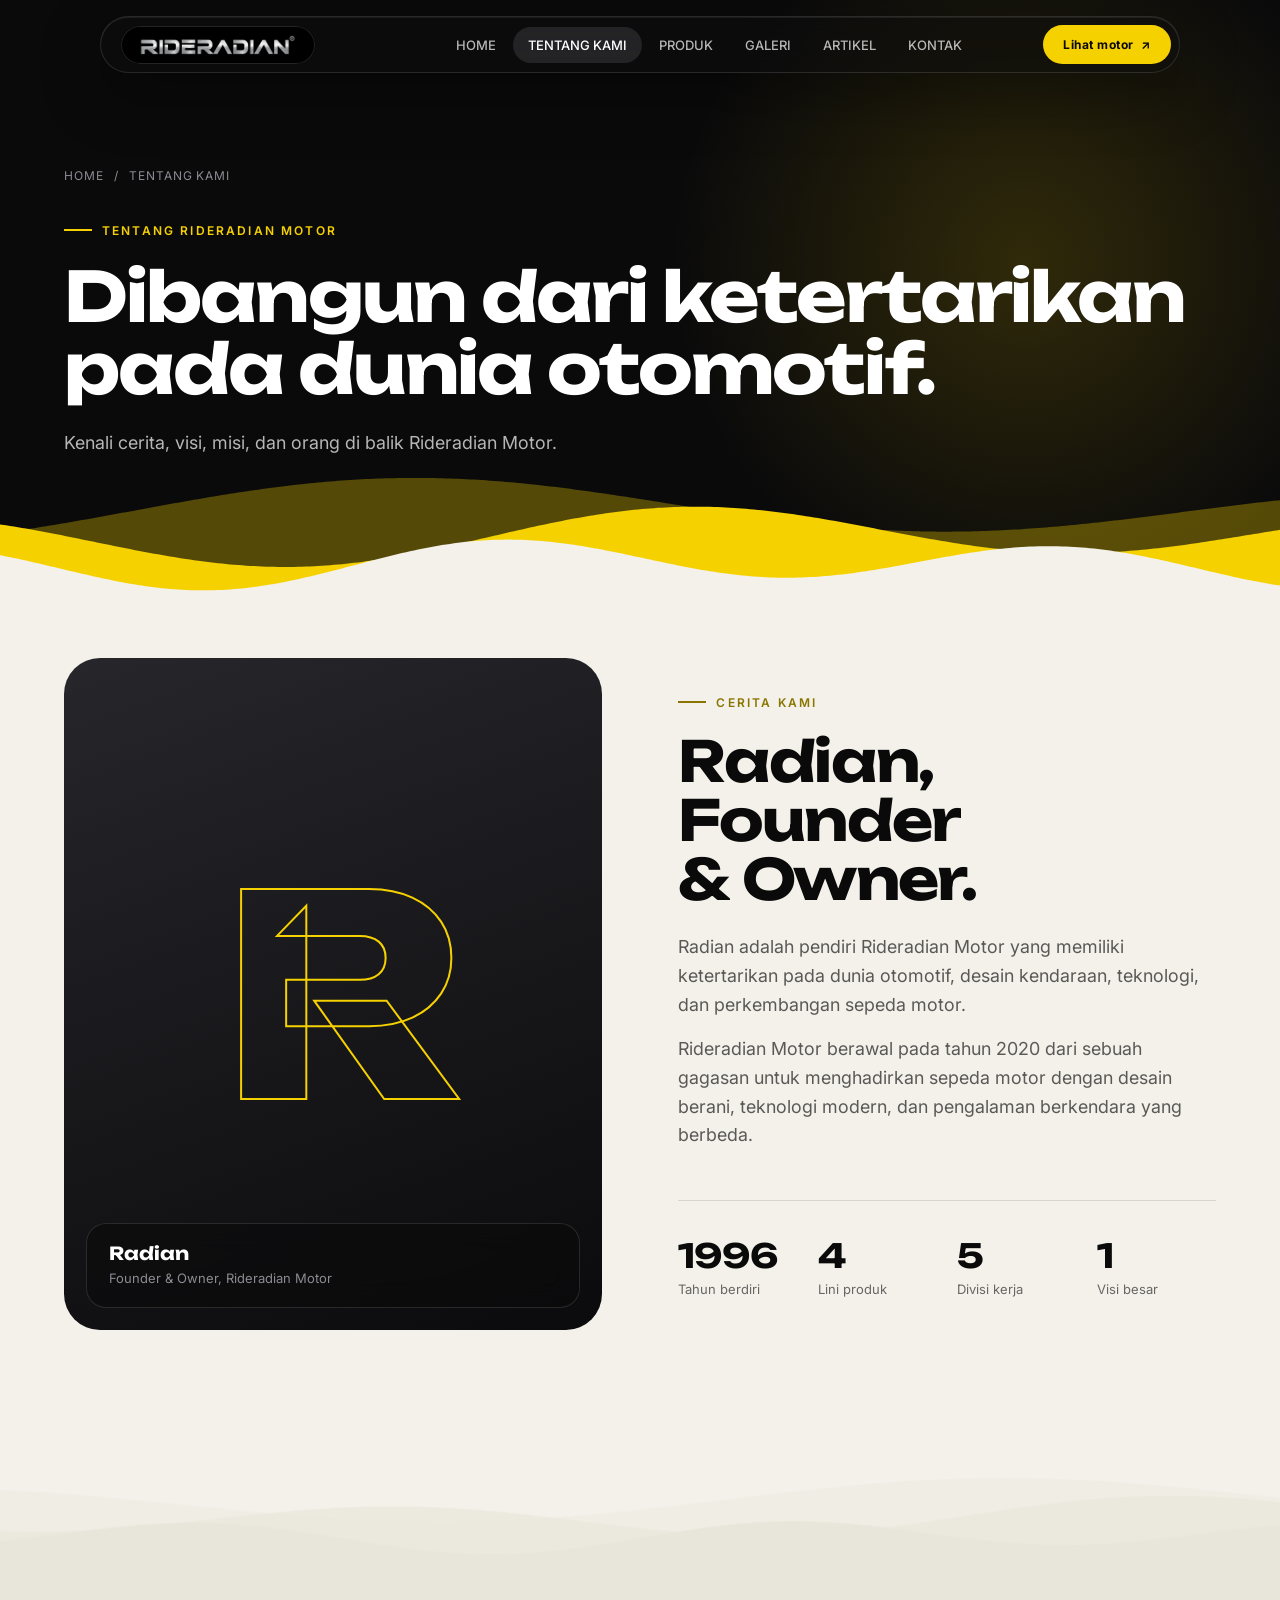
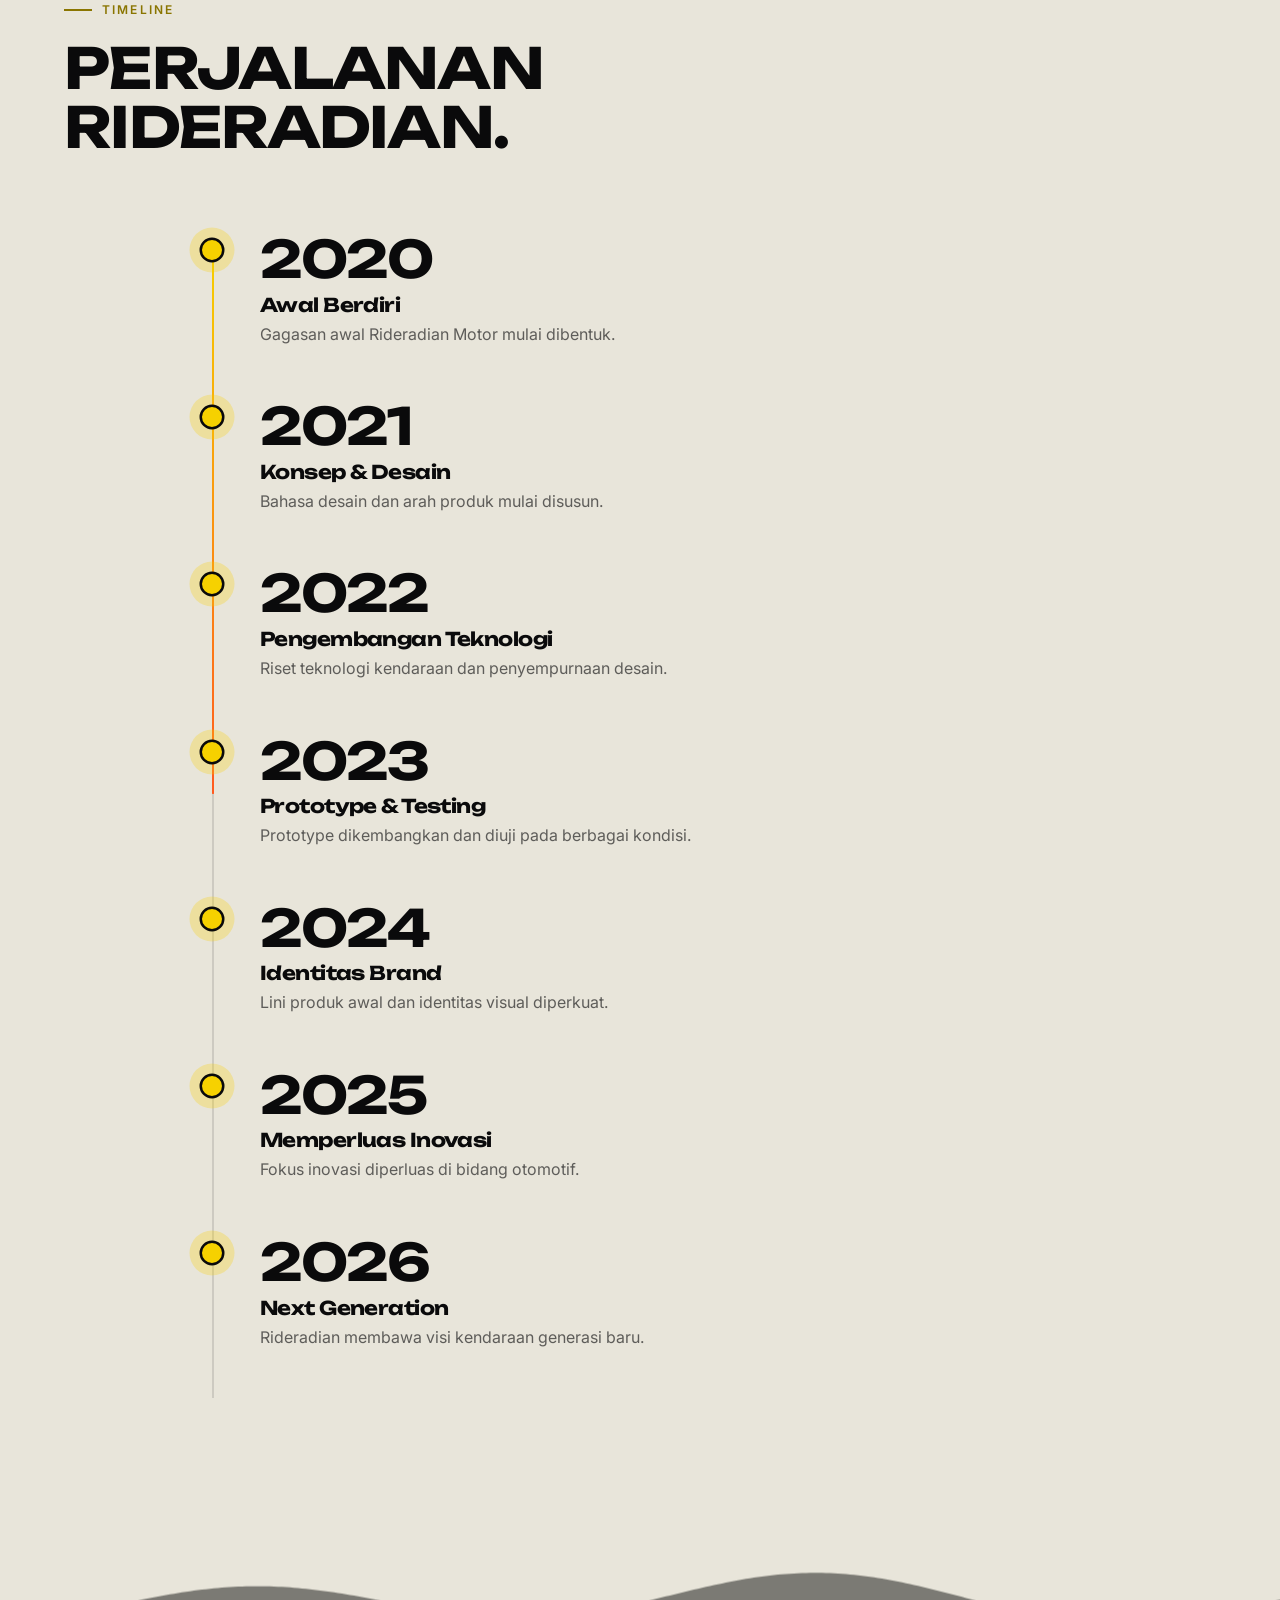
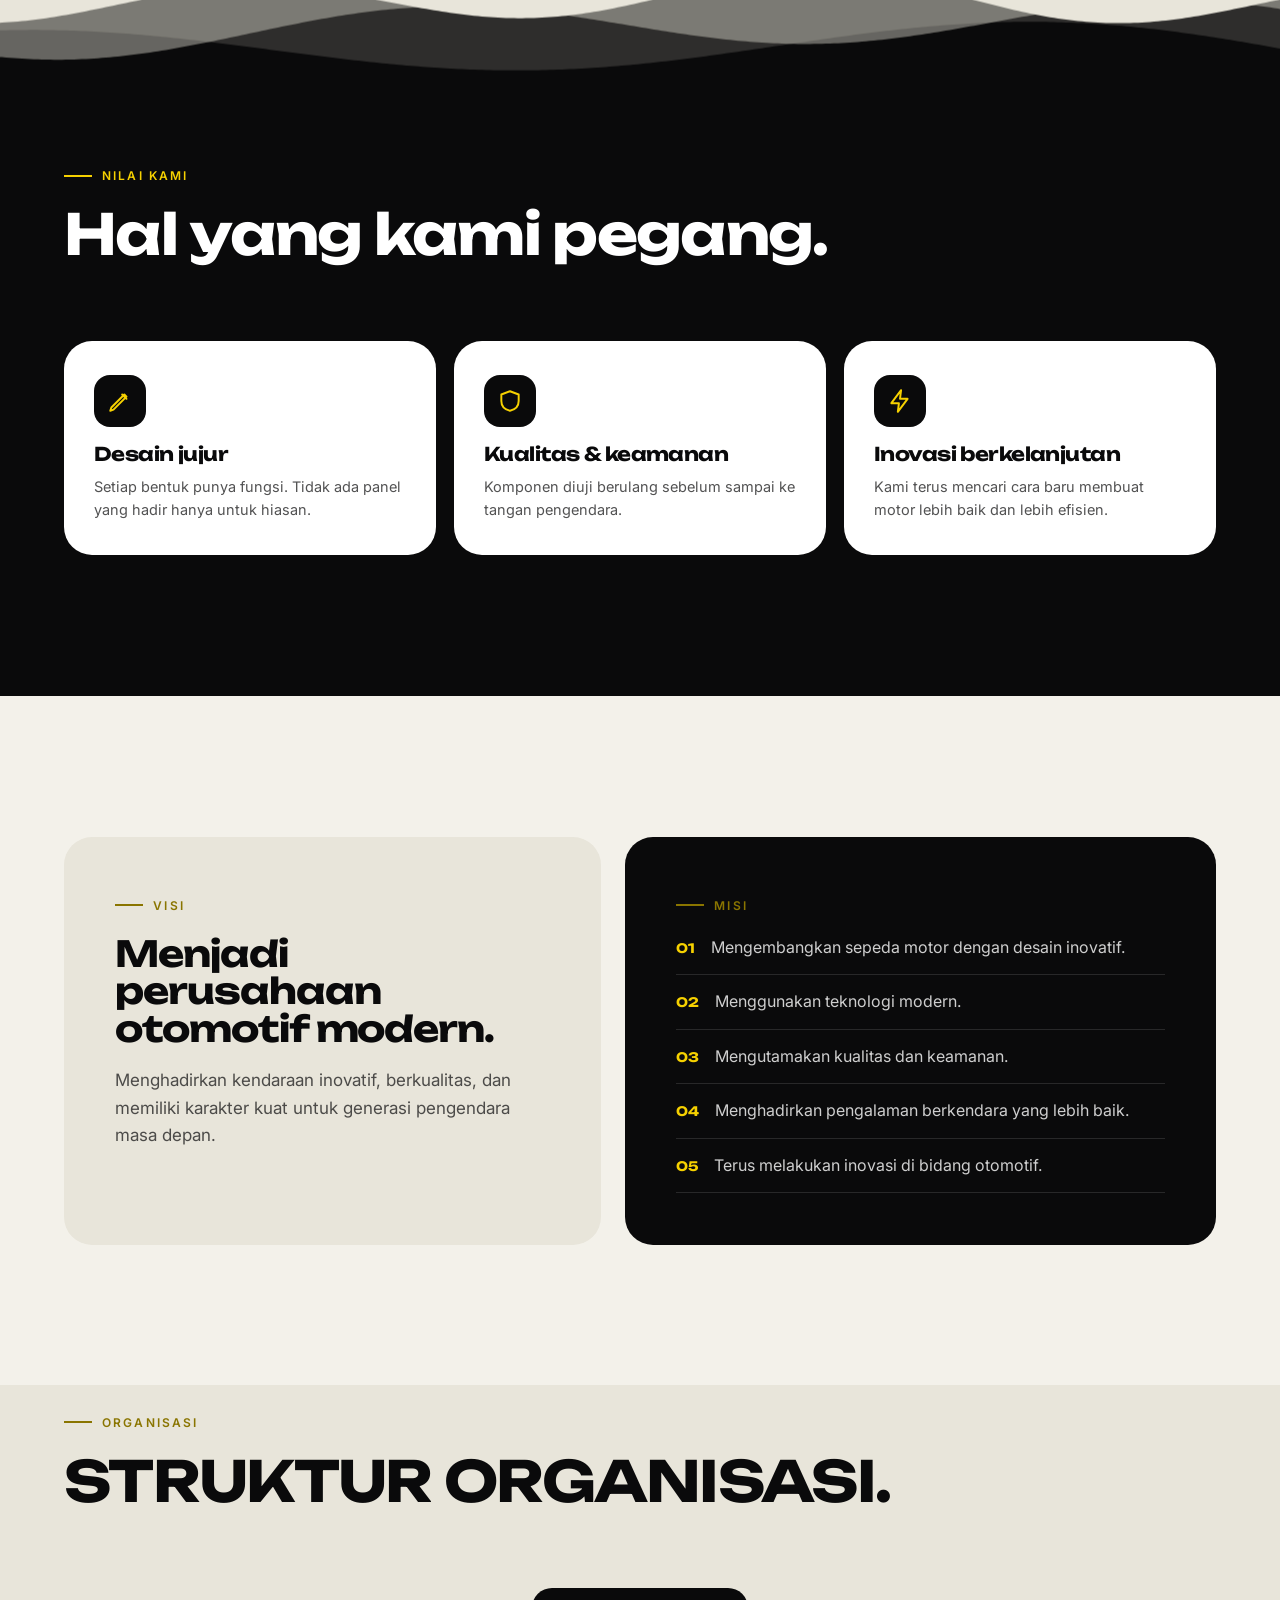
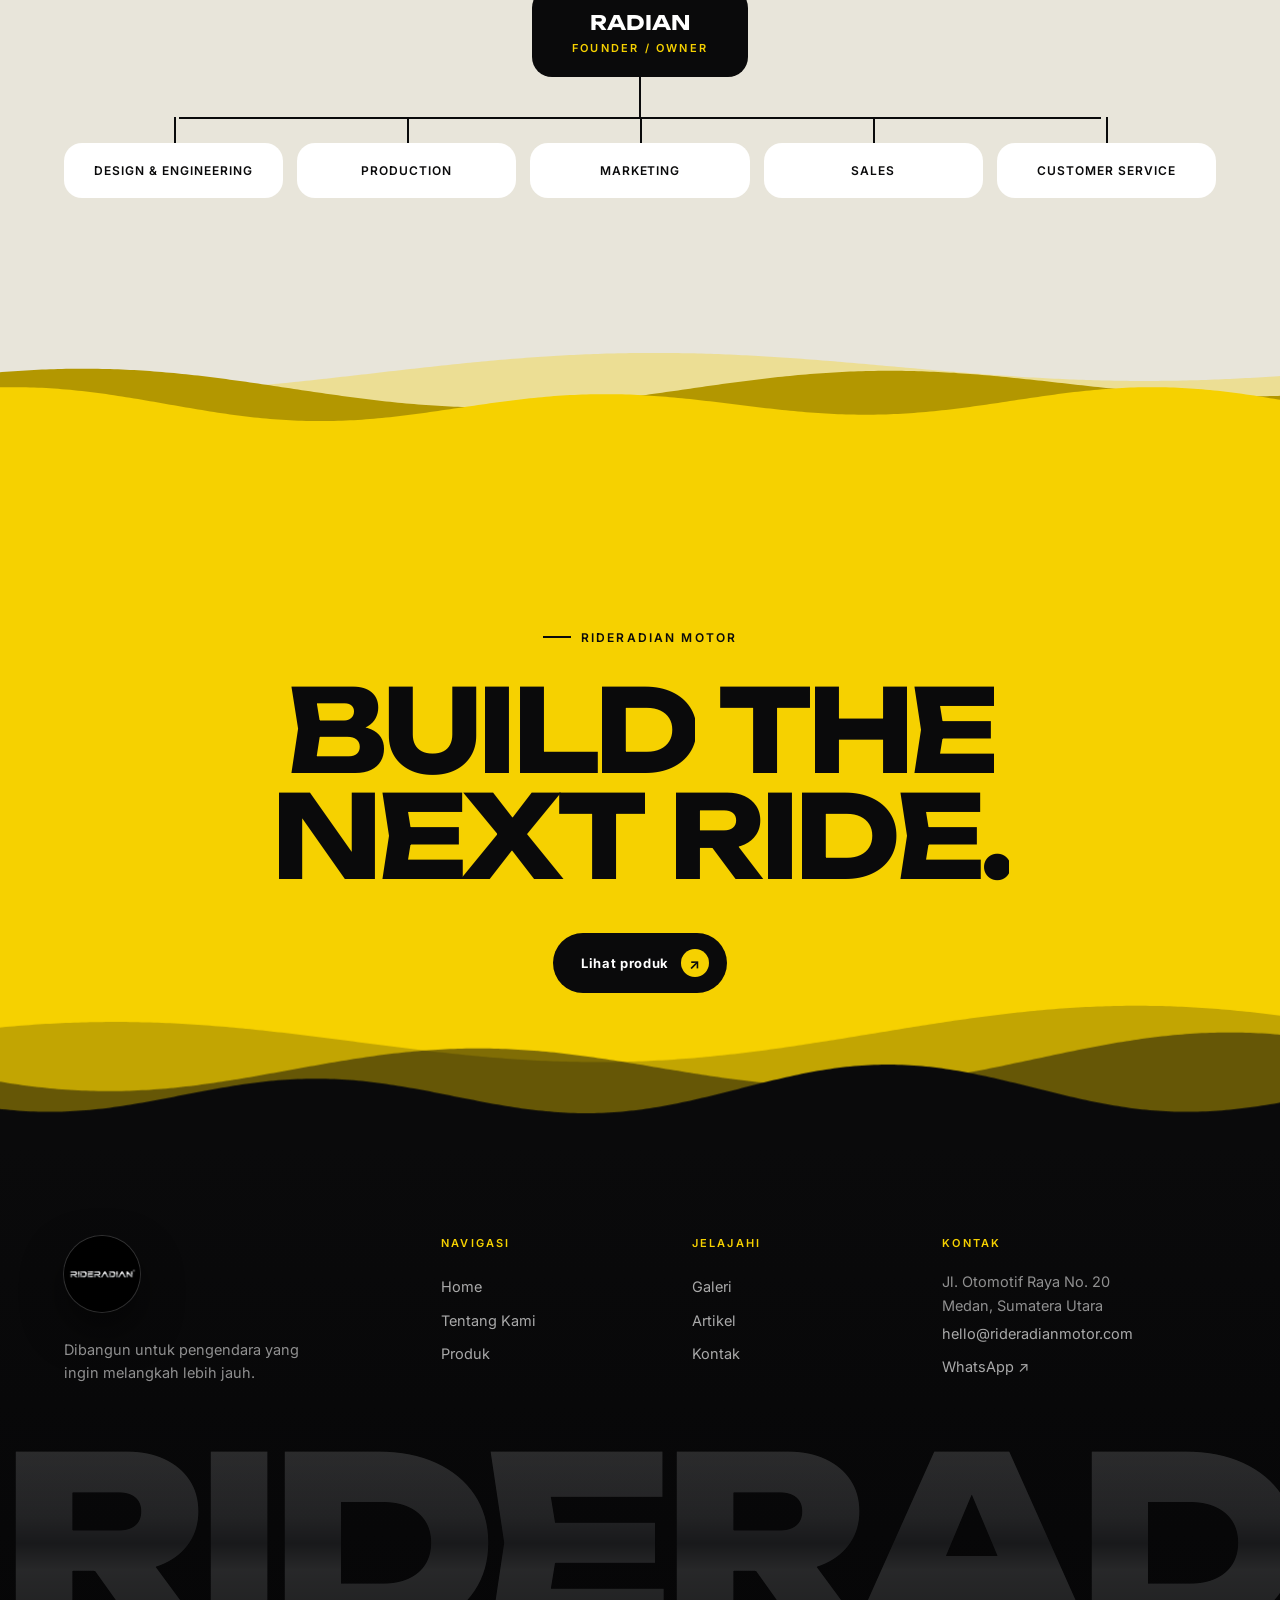
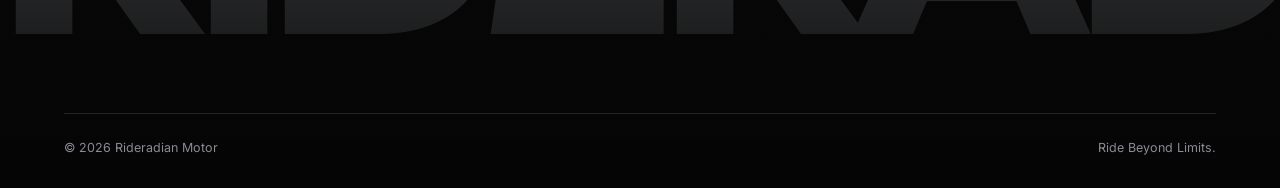
<file: tentang.html>
<!doctype html><html lang="id"><head><meta charset="utf-8"><meta name="viewport" content="width=device-width,initial-scale=1,viewport-fit=cover"><title>Tentang Kami — Rideradian Motor</title><meta name="description" content="Kenali cerita, visi, misi, dan orang di balik Rideradian Motor."><meta name="theme-color" content="#0a0a0b"><link rel="icon" href="favicon.ico" sizes="any"><link rel="apple-touch-icon" href="assets/images/apple-touch-icon.png"><meta property="og:image" content="assets/images/og.jpg"><meta property="og:site_name" content="Rideradian Motor"><link rel="preconnect" href="https://fonts.googleapis.com"><link rel="preconnect" href="https://fonts.gstatic.com" crossorigin><link href="https://fonts.googleapis.com/css2?family=Inter:wght@400;500;600;700&family=Unbounded:wght@300;500;700;800&display=swap" rel="stylesheet"><link rel="stylesheet" href="css/style.css"><link rel="stylesheet" href="css/v9.css"><noscript><style>.loader{display:none}.reveal,.reveal-l,.reveal-r,.stagger>*{opacity:1;transform:none}.split .w>span{transform:none}.clip-reveal{clip-path:none}</style></noscript></head><body data-page="tentang"><div class="loader" aria-hidden="true"><div class="loader-inner"><div class="loader-mark"><img src="assets/images/logo-circle.png" width="640" height="640" alt=""></div><div class="loader-bar"><i></i></div><small>RIDERADIAN MOTOR</small></div></div>
<div class="scroll-progress"></div><div class="cursor"></div><div class="cursor-dot"></div>
<header class="site-nav" id="navbar"><div class="nav-pill">
<a class="brand" href="index.html" aria-label="Rideradian Motor — beranda"><img class="brand-logo" src="assets/images/logo-word.png" width="720" height="91" alt="Rideradian"></a>
<nav class="nav-links" aria-label="Navigasi utama"><span class="nav-indicator"></span><a href="index.html" data-page="home"><svg class="ni" viewBox="0 0 24 24" fill="none" stroke="currentColor" stroke-width="1.7" stroke-linecap="round" stroke-linejoin="round" aria-hidden="true"><path d="M3 11.5 12 4l9 7.5"/><path d="M5.5 10v10h13V10"/><path d="M10 20v-6h4v6"/></svg><span class="nl">Home</span></a><a href="tentang.html" data-page="tentang"><svg class="ni" viewBox="0 0 24 24" fill="none" stroke="currentColor" stroke-width="1.7" stroke-linecap="round" stroke-linejoin="round" aria-hidden="true"><circle cx="12" cy="8" r="3.6"/><path d="M4.5 20.5c.6-4 3.7-6.5 7.5-6.5s6.9 2.5 7.5 6.5"/></svg><span class="nl">Tentang<em class="x"> Kami</em></span></a><a href="produk.html" data-page="produk"><svg class="ni" viewBox="0 0 24 24" fill="none" stroke="currentColor" stroke-width="1.7" stroke-linecap="round" stroke-linejoin="round" aria-hidden="true"><path d="M12 3 4 7.2v9.6L12 21l8-4.2V7.2z"/><path d="M4 7.2 12 11.5l8-4.3"/><path d="M12 11.5V21"/></svg><span class="nl">Produk</span></a><a href="galeri.html" data-page="galeri"><svg class="ni" viewBox="0 0 24 24" fill="none" stroke="currentColor" stroke-width="1.7" stroke-linecap="round" stroke-linejoin="round" aria-hidden="true"><rect x="3.5" y="4.5" width="17" height="15" rx="2.5"/><circle cx="9" cy="10" r="1.6"/><path d="m4 17 5-4.5 3.5 3 3-2.5 4.5 4"/></svg><span class="nl">Galeri</span></a><a href="artikel.html" data-page="artikel"><svg class="ni" viewBox="0 0 24 24" fill="none" stroke="currentColor" stroke-width="1.7" stroke-linecap="round" stroke-linejoin="round" aria-hidden="true"><path d="M6 3.5h8.5L19 8v12.5H6z"/><path d="M14 3.5V8h5"/><path d="M9 12.5h7M9 16h7"/></svg><span class="nl">Artikel</span></a><a href="kontak.html" data-page="kontak"><svg class="ni" viewBox="0 0 24 24" fill="none" stroke="currentColor" stroke-width="1.7" stroke-linecap="round" stroke-linejoin="round" aria-hidden="true"><rect x="3" y="5.5" width="18" height="13" rx="2.5"/><path d="m3.5 7.5 8.5 6 8.5-6"/></svg><span class="nl">Kontak</span></a></nav>
<a class="nav-cta" href="produk.html"><span>Lihat motor</span><em>↗</em></a>
<button class="menu-toggle" id="menuToggle" aria-label="Buka menu" aria-expanded="false"><i></i><i></i><i></i></button></div></header>
<nav class="mobile-nav" id="mobileNav" aria-label="Menu seluler"><a class="m-link" href="index.html" data-page="home"><small>01</small>Home</a><a class="m-link" href="tentang.html" data-page="tentang"><small>02</small>Tentang Kami</a><a class="m-link" href="produk.html" data-page="produk"><small>03</small>Produk</a><a class="m-link" href="galeri.html" data-page="galeri"><small>04</small>Galeri</a><a class="m-link" href="artikel.html" data-page="artikel"><small>05</small>Artikel</a><a class="m-link" href="kontak.html" data-page="kontak"><small>06</small>Kontak</a><div class="mobile-foot"><span>Medan, Sumatera Utara</span><span>hello@rideradianmotor.com</span></div></nav><main>
<section class="page-hero" data-nav="dark"><div class="container"><div class="crumbs reveal"><a href="index.html">HOME</a><span>/</span><span>TENTANG KAMI</span></div><span class="eyebrow reveal">TENTANG RIDERADIAN MOTOR</span><h1 class="split">Dibangun dari ketertarikan pada dunia otomotif.</h1><p class="lead reveal">Kenali cerita, visi, misi, dan orang di balik Rideradian Motor.</p></div><div class="wv" data-to="#f3f1ea" data-back="rgba(246,209,0,.32)" data-mid="#f6d100" aria-hidden="true"></div></section>
<section class="section sec-light" data-nav="light" style="padding-top:40px"><div class="container two-col"><figure class="owner-card reveal-l" data-cursor><span class="mono">R</span><figcaption><b>Radian</b><span>Founder &amp; Owner, Rideradian Motor</span></figcaption></figure>
<div class="copy"><span class="eyebrow reveal">CERITA KAMI</span><h2 class="h-lg split">Radian, Founder &amp; Owner.</h2><p class="lead reveal" style="margin:24px 0 16px">Radian adalah pendiri Rideradian Motor yang memiliki ketertarikan pada dunia otomotif, desain kendaraan, teknologi, dan perkembangan sepeda motor.</p><p class="lead reveal">Rideradian Motor berawal pada tahun 2020 dari sebuah gagasan untuk menghadirkan sepeda motor dengan desain berani, teknologi modern, dan pengalaman berkendara yang berbeda.</p>
<div class="counter-row reveal"><div><strong data-count="2020">0</strong><span>Tahun berdiri</span></div><div><strong data-count="4">0</strong><span>Lini produk</span></div><div><strong data-count="5">0</strong><span>Divisi kerja</span></div><div><strong data-count="1">0</strong><span>Visi besar</span></div></div></div></div></section>
<div style="background:#f3f1ea"><div class="wv wv-short" style="background:#f3f1ea" data-to="#e8e5da" data-back="rgba(232,229,218,.35)" data-mid="rgba(232,229,218,.7)" aria-hidden="true"></div></div>
<section class="section soft" data-nav="light" style="padding-top:20px"><div class="container"><div class="section-head"><span class="eyebrow reveal">TIMELINE</span><h2 class="h-lg split">PERJALANAN RIDERADIAN.</h2></div><div class="timeline"><div class="tl-line"><i></i></div><article class="tl-item"><b>2020</b><h3>Awal Berdiri</h3><p>Gagasan awal Rideradian Motor mulai dibentuk.</p></article><article class="tl-item"><b>2021</b><h3>Konsep & Desain</h3><p>Bahasa desain dan arah produk mulai disusun.</p></article><article class="tl-item"><b>2022</b><h3>Pengembangan Teknologi</h3><p>Riset teknologi kendaraan dan penyempurnaan desain.</p></article><article class="tl-item"><b>2023</b><h3>Prototype & Testing</h3><p>Prototype dikembangkan dan diuji pada berbagai kondisi.</p></article><article class="tl-item"><b>2024</b><h3>Identitas Brand</h3><p>Lini produk awal dan identitas visual diperkuat.</p></article><article class="tl-item"><b>2025</b><h3>Memperluas Inovasi</h3><p>Fokus inovasi diperluas di bidang otomotif.</p></article><article class="tl-item"><b>2026</b><h3>Next Generation</h3><p>Rideradian membawa visi kendaraan generasi baru.</p></article></div></div></section>
<div class="wv flip" style="background:#0a0a0b" data-to="#e8e5da" data-back="rgba(232,229,218,.16)" data-mid="rgba(232,229,218,.42)" aria-hidden="true"></div>
<section class="section sec-dark" style="padding-top:60px"><div class="container"><div class="section-head"><span class="eyebrow reveal">NILAI KAMI</span><h2 class="h-lg split">Hal yang kami pegang.</h2></div><div class="values stagger" style="--x:0"><div class="value"><span class="ico"><svg viewBox="0 0 24 24" fill="none" stroke="currentColor" stroke-width="1.8" stroke-linecap="round" stroke-linejoin="round"><path d="M3 21l3-1 12-12-2-2L4 18z"/><path d="M14 6l4 4"/></svg></span><h3>Desain jujur</h3><p>Setiap bentuk punya fungsi. Tidak ada panel yang hadir hanya untuk hiasan.</p></div><div class="value"><span class="ico"><svg viewBox="0 0 24 24" fill="none" stroke="currentColor" stroke-width="1.8" stroke-linecap="round" stroke-linejoin="round"><path d="M12 3l8 3v6c0 5-3.5 8-8 9-4.5-1-8-4-8-9V6z"/></svg></span><h3>Kualitas & keamanan</h3><p>Komponen diuji berulang sebelum sampai ke tangan pengendara.</p></div><div class="value"><span class="ico"><svg viewBox="0 0 24 24" fill="none" stroke="currentColor" stroke-width="1.8" stroke-linecap="round" stroke-linejoin="round"><path d="M13 2L4 14h7l-1 8 9-12h-7z"/></svg></span><h3>Inovasi berkelanjutan</h3><p>Kami terus mencari cara baru membuat motor lebih baik dan lebih efisien.</p></div></div></div></section>
<section class="section sec-light" data-nav="light"><div class="container vm-grid"><article class="vm reveal-l"><span class="eyebrow">VISI</span><h2>Menjadi perusahaan otomotif modern.</h2><p>Menghadirkan kendaraan inovatif, berkualitas, dan memiliki karakter kuat untuk generasi pengendara masa depan.</p></article><article class="vm dark reveal-r"><span class="eyebrow">MISI</span><ol><li>Mengembangkan sepeda motor dengan desain inovatif.</li><li>Menggunakan teknologi modern.</li><li>Mengutamakan kualitas dan keamanan.</li><li>Menghadirkan pengalaman berkendara yang lebih baik.</li><li>Terus melakukan inovasi di bidang otomotif.</li></ol></article></div></section>
<section class="section soft" data-nav="light" style="padding-top:20px"><div class="container"><div class="section-head"><span class="eyebrow reveal">ORGANISASI</span><h2 class="h-lg split">STRUKTUR ORGANISASI.</h2></div><div class="org reveal"><div class="org-main">RADIAN<small>FOUNDER / OWNER</small></div><div class="org-stem"></div><div class="org-row"><div>DESIGN &amp; ENGINEERING</div><div>PRODUCTION</div><div>MARKETING</div><div>SALES</div><div>CUSTOMER SERVICE</div></div></div></div></section>
<div class="wv wv-short" style="background:#e8e5da" data-to="#f6d100" data-back="rgba(246,209,0,.32)" data-mid="#b39700" aria-hidden="true"></div>
<section class="cta"><i class="cta-ring"></i><i class="cta-ring"></i><i class="cta-ring"></i><div class="container"><span class="eyebrow reveal">RIDERADIAN MOTOR</span><h2 class="split">BUILD THE<br>NEXT RIDE.</h2><a class="btn btn-dark reveal" href="produk.html" data-cursor>Lihat produk<span class="arr">↗</span></a></div>
<div class="wv" data-to="#0a0a0b" data-back="rgba(10,10,11,.22)" data-mid="rgba(10,10,11,.5)" aria-hidden="true"></div></section>
</main><footer class="footer"><div class="footer-grid"><div><a class="brand footer-brand" href="index.html"><img class="brand-circle" src="assets/images/logo-circle.png" width="640" height="640" alt="Rideradian" loading="lazy"></a><p>Dibangun untuk pengendara yang ingin melangkah lebih jauh.</p></div>
<div><h4>NAVIGASI</h4><a href="index.html">Home</a><a href="tentang.html">Tentang Kami</a><a href="produk.html">Produk</a></div>
<div><h4>JELAJAHI</h4><a href="galeri.html">Galeri</a><a href="artikel.html">Artikel</a><a href="kontak.html">Kontak</a></div>
<div><h4>KONTAK</h4><p style="margin-top:0">Jl. Otomotif Raya No. 20<br>Medan, Sumatera Utara</p><a href="mailto:hello@rideradianmotor.com">hello@rideradianmotor.com</a><a href="https://wa.me/62812345678" target="_blank" rel="noopener">WhatsApp ↗</a></div></div>
<div class="big-text" aria-hidden="true" data-xspeed="-.06">RIDERADIAN</div>
<div class="footer-bottom"><span>© <span class="year">2026</span> Rideradian Motor</span><span>Ride Beyond Limits.</span></div></footer>
<button class="to-top" aria-label="Kembali ke atas">↑</button><script src="js/data.js"></script><script src="js/script.js" defer></script><script src="js/waves.js" defer></script></body></html>
</file>
<file: css/style.css>
/* ============ RIDERADIAN MOTOR — v8 ============ */
:root{
  --ink:#0a0a0b; --ink2:#141416; --ink3:#1d1d21;
  --paper:#f3f1ea; --paper2:#e8e5da; --white:#fff;
  --volt:#f6d100; --volt2:#ffe55c; --ember:#ff5a1f;
  --mute:#8b8b92; --line:rgba(255,255,255,.12); --lineD:rgba(10,10,11,.12);
  --ease:cubic-bezier(.22,1,.36,1); --ease2:cubic-bezier(.65,0,.35,1);
  --fd:'Unbounded','Space Grotesk',system-ui,sans-serif; --fb:'Inter',system-ui,sans-serif;
  --nav-h:76px; --pad:clamp(20px,5vw,72px);
}
*,*::before,*::after{box-sizing:border-box;margin:0;padding:0}
html{scroll-behavior:auto;-webkit-text-size-adjust:100%}
body{font-family:var(--fb);background:var(--ink);color:var(--white);line-height:1.6;overflow-x:hidden;-webkit-font-smoothing:antialiased}
img,svg,canvas{display:block;max-width:100%}
a{color:inherit;text-decoration:none}
button{font:inherit;color:inherit;background:none;border:0;cursor:pointer}
ul,ol{list-style:none}
::selection{background:var(--volt);color:var(--ink)}
:focus-visible{outline:2px solid var(--volt);outline-offset:3px}
.container{width:min(1280px,100% - var(--pad)*2);margin-inline:auto}
.sec-light{background:var(--paper);color:var(--ink)}
.soft{background:var(--paper2);color:var(--ink)}
.sec-dark{background:var(--ink);color:var(--white)}

/* ---- loader ---- */
.loader{position:fixed;inset:0;z-index:9999;background:var(--ink);display:grid;place-items:center;transition:transform 1s var(--ease2) .1s}
.loader.done{transform:translateY(-100%)}
.loader-inner{text-align:center}
.loader-mark{width:84px;height:84px;margin:0 auto 22px;border-radius:50%;border:2px solid var(--volt);display:grid;place-items:center;font:700 34px var(--fd);color:var(--volt);animation:pulse 1.2s ease-in-out infinite}
.loader-bar{width:200px;height:2px;background:rgba(255,255,255,.14);margin:0 auto 14px;overflow:hidden}
.loader-bar i{display:block;height:100%;width:0;background:var(--volt);transition:width .25s}
.loader small{font:500 11px var(--fb);letter-spacing:.3em;color:var(--mute)}
@keyframes pulse{50%{transform:scale(1.08);box-shadow:0 0 40px rgba(246,209,0,.35)}}

/* ---- progress + cursor ---- */
.scroll-progress{position:fixed;top:0;left:0;height:3px;width:100%;z-index:1200;transform-origin:left;transform:scaleX(0);background:linear-gradient(90deg,var(--volt),var(--ember))}
.cursor,.cursor-dot{position:fixed;top:0;left:0;pointer-events:none;z-index:1500;border-radius:50%;opacity:0}
.cursor{width:44px;height:44px;margin:-22px 0 0 -22px;border:1px solid rgba(255,255,255,.7);mix-blend-mode:difference;transition:width .35s var(--ease),height .35s var(--ease),margin .35s var(--ease),background .3s,opacity .3s}
.cursor-dot{width:6px;height:6px;margin:-3px 0 0 -3px;background:var(--volt);transition:opacity .3s}
.cursor.big{width:84px;height:84px;margin:-42px 0 0 -42px;background:rgba(255,255,255,.9)}
body.has-cursor .cursor,body.has-cursor .cursor-dot{opacity:1}
@media (hover:none),(pointer:coarse){.cursor,.cursor-dot{display:none}}

/* ---- NAVBAR (floating pill) ---- */
.site-nav{position:fixed;top:16px;left:0;right:0;z-index:1000;display:flex;justify-content:center;padding:0 16px;transition:transform .6s var(--ease)}
.site-nav.hide{transform:translateY(-130%)}
.nav-pill{position:relative;display:flex;align-items:center;gap:8px;padding:8px 8px 8px 20px;border-radius:999px;background:rgba(14,14,16,.55);backdrop-filter:blur(22px) saturate(1.5);-webkit-backdrop-filter:blur(22px) saturate(1.5);border:1px solid rgba(255,255,255,.12);box-shadow:0 20px 60px rgba(0,0,0,.35),inset 0 1px 0 rgba(255,255,255,.08);width:min(1080px,100%);transition:background .4s,box-shadow .4s,width .6s var(--ease),border-color .4s}
.site-nav.scrolled .nav-pill{background:rgba(10,10,11,.82);width:min(940px,100%)}
.site-nav.on-light .nav-pill{background:rgba(255,255,255,.72);border-color:rgba(10,10,11,.1);color:var(--ink);box-shadow:0 20px 50px rgba(10,10,11,.12)}
.site-nav.on-light .nav-links a{color:rgba(10,10,11,.62)}
.site-nav.on-light .nav-links a:hover,.site-nav.on-light .nav-links a.active{color:var(--ink)}
.site-nav.on-light .nav-indicator{background:rgba(10,10,11,.08)}
.site-nav.on-light .menu-toggle{background:rgba(10,10,11,.08)}
.site-nav.on-light .menu-toggle i{background:var(--ink)}
.menu-open .site-nav .menu-toggle i{background:#fff}
.brand{display:flex;align-items:center;gap:10px;margin-right:auto;font:700 13px var(--fd);letter-spacing:.04em;white-space:nowrap}
.brand-r{display:grid;place-items:center;width:36px;height:36px;border-radius:50%;background:var(--volt);color:var(--ink);font:800 17px var(--fd);transition:transform .7s var(--ease)}
.brand:hover .brand-r{transform:rotate(360deg)}
.brand b{font-weight:300;opacity:.7}
.nav-links{position:relative;display:flex;gap:2px;margin:0 auto}
.nav-links a{position:relative;z-index:1;padding:10px 15px;border-radius:999px;font:500 13px var(--fb);color:rgba(255,255,255,.7);transition:color .3s}
.nav-links a:hover,.nav-links a.active{color:#fff}
.nav-indicator{position:absolute;z-index:0;top:0;left:0;height:100%;border-radius:999px;background:rgba(255,255,255,.1);transition:transform .5s var(--ease),width .5s var(--ease),opacity .3s;opacity:0;pointer-events:none}
.nav-cta{display:inline-flex;align-items:center;gap:8px;padding:12px 20px;border-radius:999px;background:var(--volt);color:var(--ink);font:700 12px var(--fb);letter-spacing:.04em;position:relative;overflow:hidden;isolation:isolate}
.nav-cta::after{content:"";position:absolute;inset:0;background:var(--ink);transform:translateY(101%);transition:transform .45s var(--ease);z-index:-1}
.nav-cta span,.nav-cta em{font-style:normal;transition:color .3s}
.nav-cta:hover::after{transform:none}.nav-cta:hover span,.nav-cta:hover em{color:var(--volt)}
.menu-toggle{display:none;width:46px;height:46px;border-radius:50%;background:rgba(255,255,255,.08);position:relative}
.menu-toggle i{position:absolute;left:14px;width:18px;height:2px;background:#fff;transition:transform .5s var(--ease),opacity .3s,top .5s var(--ease)}
.menu-toggle i:nth-child(1){top:17px}.menu-toggle i:nth-child(2){top:22px}.menu-toggle i:nth-child(3){top:27px}
.menu-open .menu-toggle i:nth-child(1){top:22px;transform:rotate(45deg)}
.menu-open .menu-toggle i:nth-child(2){opacity:0}
.menu-open .menu-toggle i:nth-child(3){top:22px;transform:rotate(-45deg)}
.menu-open .site-nav .nav-pill{background:transparent;border-color:transparent;box-shadow:none;backdrop-filter:none}
.menu-open .site-nav .brand{color:#fff}
.mobile-nav{position:fixed;inset:0;z-index:990;background:var(--ink);display:flex;flex-direction:column;justify-content:center;padding:100px var(--pad) 40px;clip-path:circle(0 at calc(100% - 50px) 50px);transition:clip-path .9s var(--ease2);pointer-events:none;visibility:hidden}
.menu-open .mobile-nav{clip-path:circle(150% at calc(100% - 50px) 50px);pointer-events:auto;visibility:visible}
.mobile-nav a.m-link{display:flex;align-items:baseline;gap:16px;padding:10px 0;font:700 clamp(30px,9vw,54px)/1.1 var(--fd);letter-spacing:-.02em;border-bottom:1px solid var(--line);opacity:0;transform:translateY(40px);transition:opacity .6s var(--ease),transform .8s var(--ease),color .3s}
.mobile-nav a.m-link small{font:500 12px var(--fb);color:var(--volt);letter-spacing:.1em}
.mobile-nav a.m-link:hover,.mobile-nav a.m-link.active{color:var(--volt)}
.menu-open .mobile-nav a.m-link{opacity:1;transform:none}
.menu-open .mobile-nav a.m-link:nth-child(1){transition-delay:.25s}.menu-open .mobile-nav a.m-link:nth-child(2){transition-delay:.3s}
.menu-open .mobile-nav a.m-link:nth-child(3){transition-delay:.35s}.menu-open .mobile-nav a.m-link:nth-child(4){transition-delay:.4s}
.menu-open .mobile-nav a.m-link:nth-child(5){transition-delay:.45s}.menu-open .mobile-nav a.m-link:nth-child(6){transition-delay:.5s}
.mobile-foot{margin-top:30px;display:flex;justify-content:space-between;color:var(--mute);font-size:13px;flex-wrap:wrap;gap:10px}
@media(max-width:900px){.nav-links,.nav-cta{display:none}.menu-toggle{display:block}.nav-pill{padding-left:16px}}

/* ---- buttons / type ---- */
.eyebrow{display:inline-flex;align-items:center;gap:10px;font:600 12px var(--fb);letter-spacing:.18em;text-transform:uppercase;color:var(--volt);margin-bottom:22px}
.eyebrow::before{content:"";width:28px;height:2px;background:currentColor}
.sec-light .eyebrow,.soft .eyebrow{color:#8a7500}
.btn{position:relative;display:inline-flex;align-items:center;gap:12px;padding:16px 18px 16px 28px;border-radius:999px;font:700 13px var(--fb);letter-spacing:.05em;overflow:hidden;isolation:isolate;transition:transform .4s var(--ease),color .4s;will-change:transform}
.btn::before{content:"";position:absolute;inset:0;z-index:-1;border-radius:inherit;transform:translateY(101%);transition:transform .5s var(--ease)}
.btn:hover::before{transform:none}
.btn .arr{display:grid;place-items:center;width:28px;height:28px;border-radius:50%;font-size:14px;transition:transform .5s var(--ease),background .3s,color .3s}
.btn:hover .arr{transform:rotate(45deg)}
.btn-volt{background:var(--volt);color:var(--ink)}.btn-volt::before{background:var(--white)}.btn-volt .arr{background:var(--ink);color:var(--volt)}
.btn-dark{background:var(--ink);color:#fff}.btn-dark::before{background:var(--volt)}.btn-dark:hover{color:var(--ink)}.btn-dark .arr{background:var(--volt);color:var(--ink)}.btn-dark:hover .arr{background:var(--ink);color:var(--volt)}
.btn-ghost{border:1px solid rgba(255,255,255,.3);color:#fff}.btn-ghost::before{background:#fff}.btn-ghost:hover{color:var(--ink)}
.text-link{display:inline-flex;gap:8px;font:600 13px var(--fb);letter-spacing:.06em;position:relative;padding-bottom:4px}
.text-link::after{content:"";position:absolute;left:0;right:0;bottom:0;height:1px;background:currentColor}
.text-link:hover::after{animation:ul .8s var(--ease)}
@keyframes ul{0%{transform:scaleX(1);transform-origin:right}49%{transform:scaleX(0);transform-origin:right}50%{transform:scaleX(0);transform-origin:left}100%{transform:scaleX(1);transform-origin:left}}
h1,h2,h3{font-family:var(--fd);line-height:1.05;letter-spacing:-.03em;font-weight:700}
.h-lg{font-size:clamp(32px,5.4vw,80px)}
.h-md{font-size:clamp(24px,3vw,42px)}
.lead{font-size:clamp(16px,1.4vw,19px);color:rgba(255,255,255,.7);max-width:56ch}
.sec-light .lead,.soft .lead{color:rgba(10,10,11,.66)}
.muted{color:var(--mute)}

/* reveal system */
.split .w{display:inline-block;overflow:hidden;vertical-align:bottom;padding-bottom:.1em;margin-bottom:-.1em}
.split .w>span{display:inline-block;transform:translateY(112%) rotate(4deg);transition:transform 1.1s var(--ease);transition-delay:calc(var(--i)*55ms)}
.split.in .w>span{transform:none}
.reveal{opacity:0;transform:translateY(46px);transition:opacity 1s var(--ease),transform 1.2s var(--ease)}
.reveal.in{opacity:1;transform:none}
.reveal-l{opacity:0;transform:translateX(-60px);transition:opacity 1s var(--ease),transform 1.2s var(--ease)}.reveal-l.in{opacity:1;transform:none}
.reveal-r{opacity:0;transform:translateX(60px);transition:opacity 1s var(--ease),transform 1.2s var(--ease)}.reveal-r.in{opacity:1;transform:none}
.stagger>*{opacity:0;transform:translateY(50px) scale(.97);transition:opacity .9s var(--ease),transform 1.1s var(--ease);transition-delay:calc(var(--i,0)*90ms)}
.stagger.in>*{opacity:1;transform:none}
.clip-reveal{clip-path:inset(0 0 100% 0);transition:clip-path 1.4s var(--ease2)}.clip-reveal.in{clip-path:inset(0)}

/* ---- WAVES (7 jenis) ---- */
.wave{position:relative;width:100%;line-height:0;overflow:hidden;z-index:2}
.wave svg{width:100%;height:clamp(60px,9vw,150px)}
.wave.flip{transform:scaleY(-1)}
.wave .p1{animation:wv 11s ease-in-out infinite alternate}
.wave .p2{animation:wv 15s ease-in-out infinite alternate-reverse}
.wave .p3{animation:wv 8s ease-in-out infinite alternate}
@keyframes wv{to{transform:translateX(-12%)}}
.wave-layers svg{width:200%;max-width:none;height:clamp(80px,12vw,200px)}
.wave-layers .p1{animation:wvx 18s linear infinite}
.wave-layers .p2{animation:wvx 26s linear infinite reverse}
.wave-layers .p3{animation:wvx 34s linear infinite}
@keyframes wvx{to{transform:translateX(-50%)}}
.wave-sharp svg{height:clamp(40px,6vw,90px)}
.wave-zig{height:clamp(24px,3.4vw,50px);background:linear-gradient(135deg,var(--c) 25%,transparent 25%) -25px 0/50px 50px,linear-gradient(225deg,var(--c) 25%,transparent 25%) -25px 0/50px 50px;animation:zig 4s linear infinite}
@keyframes zig{to{background-position:25px 0,25px 0}}
.wave-curve{position:relative;height:clamp(50px,8vw,120px);overflow:hidden;background:var(--bg)}
.wave-curve::before{content:"";position:absolute;left:-10%;right:-10%;top:0;height:200%;border-radius:50%;background:var(--c)}
.wave-canvas{position:relative;height:clamp(110px,16vw,220px);width:100%;line-height:0}
.wave-canvas canvas{width:100%;height:100%}
.wave-ecg{position:relative;height:90px;overflow:hidden;background:var(--ink)}
.wave-ecg svg{width:200%;height:100%;max-width:none;animation:wvx 9s linear infinite}

/* ---- HERO ---- */
.hero{position:relative;min-height:100svh;display:grid;align-items:center;overflow:hidden;background:var(--ink);isolation:isolate}
.hero-grid{position:absolute;inset:-10%;z-index:-3;background-image:linear-gradient(rgba(255,255,255,.05) 1px,transparent 1px),linear-gradient(90deg,rgba(255,255,255,.05) 1px,transparent 1px);background-size:80px 80px;transform:perspective(900px) rotateX(58deg) translateY(-20%);mask-image:linear-gradient(to top,#000 20%,transparent 80%);-webkit-mask-image:linear-gradient(to top,#000 20%,transparent 80%);animation:grid 8s linear infinite}
@keyframes grid{to{background-position:0 80px}}
.hero-glow{position:absolute;z-index:-2;width:60vw;height:60vw;max-width:900px;max-height:900px;right:-10%;top:10%;background:radial-gradient(circle,rgba(246,209,0,.22),transparent 62%);animation:float 9s ease-in-out infinite alternate}
@keyframes float{to{transform:translate(-40px,30px) scale(1.1)}}
#particles{position:absolute;inset:0;z-index:-1;width:100%;height:100%}
.hero-inner{padding:calc(var(--nav-h) + 70px) 0 170px;display:grid;grid-template-columns:1.05fr 1fr;gap:40px;align-items:center}
.hero-copy h1{font-size:clamp(42px,7vw,108px);margin-bottom:28px}
.hero-copy h1 em{font-style:normal;color:transparent;-webkit-text-stroke:2px var(--volt)}
.hero-actions{display:flex;flex-wrap:wrap;gap:16px;margin-top:38px;align-items:center}
.hero-bike{position:relative;perspective:1200px}
.bike-stage{position:relative;transform-style:preserve-3d;will-change:transform}
.bike-ring{position:absolute;inset:6% 4% 12%;border-radius:50%;border:1px dashed rgba(246,209,0,.35);animation:spin 40s linear infinite}
.bike-ring.r2{inset:-4% -2% 4%;border-color:rgba(255,255,255,.1);animation-duration:70s;animation-direction:reverse}
@keyframes spin{to{transform:rotate(360deg)}}
.bike-svg{width:100%;height:auto;filter:drop-shadow(0 40px 40px rgba(0,0,0,.55))}
.hero .bike-svg{animation:hover 5s ease-in-out infinite}
@keyframes hover{50%{transform:translateY(-14px)}}
.wheel-spin{transform-box:fill-box;transform-origin:center;animation:spin 2.4s linear infinite}
.chip{position:absolute;padding:12px 16px;border-radius:16px;background:rgba(20,20,22,.7);backdrop-filter:blur(14px);border:1px solid var(--line);font-size:12px;color:var(--mute);animation:hover 6s ease-in-out infinite}
.chip b{display:block;font:700 22px var(--fd);color:#fff;letter-spacing:-.02em}
.chip.c1{top:8%;left:-2%}.chip.c2{bottom:18%;right:-2%;animation-delay:-2s}.chip.c3{top:34%;right:0;animation-delay:-4s}
.hero-meta{position:absolute;left:0;right:0;bottom:96px;z-index:3}
.hero-meta .container{display:flex;justify-content:space-between;align-items:flex-end;gap:20px}
.scroll-hint{display:flex;align-items:center;gap:14px;font:600 11px var(--fb);letter-spacing:.25em;color:var(--mute)}
.scroll-hint i{position:relative;width:24px;height:40px;border:1px solid var(--mute);border-radius:14px}
.scroll-hint i::after{content:"";position:absolute;left:50%;top:8px;width:3px;height:8px;margin-left:-1.5px;border-radius:2px;background:var(--volt);animation:wheel 1.8s var(--ease2) infinite}
@keyframes wheel{0%{transform:translateY(0);opacity:1}80%{transform:translateY(14px);opacity:0}100%{opacity:0}}
.hero-stats{display:flex;gap:44px}
.hero-stats div{font-size:11px;letter-spacing:.14em;color:var(--mute)}
.hero-stats strong{display:block;font:700 clamp(24px,2.8vw,38px) var(--fd);color:#fff;letter-spacing:-.02em}
.hero>.wave{position:absolute;bottom:-1px;left:0;right:0}
@media(max-width:960px){.hero-inner{grid-template-columns:1fr;padding-bottom:250px}.hero-bike{order:-1;max-width:520px;margin:0 auto}.chip{display:none}.hero-meta{bottom:76px}.hero-stats{gap:24px}}
@media(max-width:560px){.scroll-hint span{display:none}}

/* ---- marquee ---- */
.marquee{overflow:hidden;background:var(--volt);color:var(--ink);padding:20px 0;transform:rotate(-1.5deg);margin:-30px -2% 0;position:relative;z-index:5;box-shadow:0 20px 50px rgba(0,0,0,.3)}
.marquee-track{display:flex;width:max-content;animation:mq 30s linear infinite}
.marquee:hover .marquee-track{animation-play-state:paused}
.marquee span{display:flex;align-items:center;gap:36px;padding-right:36px;font:700 clamp(18px,2.4vw,30px) var(--fd);letter-spacing:-.02em;white-space:nowrap}
.marquee span::after{content:"✦";font-size:.7em}
@keyframes mq{to{transform:translateX(-50%)}}

/* ---- sections ---- */
.section{position:relative;padding:clamp(80px,11vw,160px) 0}
.section-head{margin-bottom:clamp(40px,6vw,80px);max-width:900px}
.two-col{display:grid;grid-template-columns:1fr 1fr;gap:clamp(30px,6vw,100px);align-items:center}
@media(max-width:860px){.two-col{grid-template-columns:1fr}}
.media-card{position:relative;aspect-ratio:4/3.4;border-radius:32px;overflow:hidden;background:radial-gradient(circle at 30% 20%,#2c2c32,#0e0e10 70%);display:grid;place-items:center;color:#fff}
.media-card .bike-svg{width:94%}
.media-card>span{position:absolute;left:24px;bottom:22px;font:600 11px var(--fb);letter-spacing:.2em;color:var(--mute)}
.media-card::after{content:"";position:absolute;inset:0;background:linear-gradient(115deg,transparent 40%,rgba(255,255,255,.12) 50%,transparent 60%);transform:translateX(-120%);transition:transform 1.2s var(--ease)}
.media-card:hover::after{transform:translateX(120%)}
.counter-row{display:grid;grid-template-columns:repeat(4,1fr);gap:20px;margin-top:50px;padding-top:34px;border-top:1px solid var(--lineD)}
.counter-row strong{display:block;font:700 clamp(26px,3.4vw,48px) var(--fd);letter-spacing:-.03em}
.counter-row span{font-size:13px;color:rgba(10,10,11,.6)}
@media(max-width:560px){.counter-row{grid-template-columns:1fr 1fr}}

.feature-grid{display:grid;grid-template-columns:repeat(4,1fr);gap:18px}
.feature{position:relative;padding:34px 28px 38px;border-radius:26px;background:var(--ink2);border:1px solid var(--line);overflow:hidden;min-height:340px;display:flex;flex-direction:column;justify-content:flex-end;transition:transform .6s var(--ease),border-color .4s,opacity .9s var(--ease)}
.feature::before{content:"";position:absolute;inset:0;background:radial-gradient(420px circle at var(--mx,50%) var(--my,0%),rgba(246,209,0,.16),transparent 45%);opacity:0;transition:opacity .4s}
.feature:hover::before{opacity:1}.feature:hover{border-color:rgba(246,209,0,.5)}
.feature .ico{position:absolute;top:28px;left:28px;width:56px;height:56px;border-radius:18px;background:rgba(246,209,0,.1);display:grid;place-items:center;color:var(--volt)}
.feature .ico svg{width:28px;height:28px}
.feature h3{font-size:19px;margin-bottom:12px}
.feature p{font-size:14.5px;color:var(--mute)}
@media(max-width:1000px){.feature-grid{grid-template-columns:1fr 1fr}}@media(max-width:560px){.feature-grid{grid-template-columns:1fr}.feature{min-height:260px}}

/* horizontal pinned showcase */
.pin-wrap{position:relative;height:320vh;background:var(--paper);color:var(--ink)}
.pin-sticky{position:sticky;top:0;height:100svh;overflow:hidden;display:flex;flex-direction:column;justify-content:center}
.pin-head{display:flex;justify-content:space-between;align-items:flex-end;gap:20px;margin-bottom:34px;padding-top:70px}
.pin-track{display:flex;gap:26px;padding-inline:var(--pad);will-change:transform;width:max-content}
.pcard{flex:0 0 clamp(290px,32vw,440px);border-radius:30px;background:var(--ink);color:#fff;overflow:hidden;position:relative;transition:transform .6s var(--ease)}
.pcard:hover{transform:translateY(-10px)}
.pimg{display:grid;place-items:center;position:relative;overflow:hidden;background:radial-gradient(circle at 50% 30%,var(--tint,#2b2b30),#0c0c0e 75%)}
.pcard .pimg{aspect-ratio:4/3}
.pimg .bike-svg{width:90%;transition:transform .8s var(--ease)}
.pcard:hover .pimg .bike-svg,.product-card:hover .pimg .bike-svg{transform:scale(1.08) rotate(-2deg)}
.pcard .tagn{position:absolute;top:18px;left:18px;padding:7px 14px;border-radius:999px;background:rgba(0,0,0,.5);backdrop-filter:blur(8px);font:600 11px var(--fb);letter-spacing:.14em}
.pcard .pbody{padding:24px 28px 28px}
.pcard small{color:var(--volt);font:600 11px var(--fb);letter-spacing:.16em}
.pcard h3{font-size:24px;margin:8px 0 18px}
.pcard .specs{display:flex;gap:26px;padding-top:18px;border-top:1px solid var(--line);font-size:12px;color:var(--mute)}
.pcard .specs b{display:block;font:700 17px var(--fd);color:#fff}
.pin-progress{margin:34px var(--pad) 0;height:3px;background:rgba(10,10,11,.12);border-radius:2px;overflow:hidden}
.pin-progress i{display:block;height:100%;width:100%;background:var(--ink);transform-origin:left;transform:scaleX(0)}
@media(max-width:760px){.pin-wrap{height:auto}.pin-sticky{position:static;height:auto;padding:70px 0}.pin-head{padding-top:0;padding-inline:var(--pad);flex-direction:column;align-items:flex-start}.pin-track{width:auto;overflow-x:auto;scroll-snap-type:x mandatory;padding-bottom:20px;transform:none!important}.pcard{scroll-snap-align:center}.pin-progress{display:none}}

/* statement */
.statement{background:var(--ink);padding:clamp(100px,13vw,200px) 0;overflow:hidden}
.statement p{font:700 clamp(26px,4.8vw,70px)/1.15 var(--fd);letter-spacing:-.03em;max-width:1100px}
.statement .wd{color:#3d3d44;transition:color .5s}
.statement .wd.lit{color:#fff}
.big-text{font:800 clamp(80px,19vw,300px)/.9 var(--fd);letter-spacing:-.06em;color:transparent;-webkit-text-stroke:1px rgba(255,255,255,.2);white-space:nowrap;will-change:transform;user-select:none}

/* timeline */
.timeline{position:relative;max-width:900px;margin-inline:auto;padding-left:70px}
.tl-line{position:absolute;left:22px;top:6px;bottom:6px;width:2px;background:var(--lineD)}
.tl-line i{display:block;width:100%;height:100%;background:linear-gradient(var(--volt),var(--ember));transform-origin:top;transform:scaleY(0)}
.tl-item{position:relative;padding-bottom:54px}
.tl-item::before{content:"";position:absolute;left:-58px;top:6px;width:20px;height:20px;border-radius:50%;background:var(--paper2);border:2px solid var(--ink);transition:background .5s,transform .5s var(--ease),box-shadow .5s}
.tl-item.in::before{background:var(--volt);transform:scale(1.25);box-shadow:0 0 0 8px rgba(246,209,0,.28)}
.tl-item b{font:700 clamp(30px,4vw,54px) var(--fd);letter-spacing:-.04em;line-height:1}
.tl-item h3{font-size:19px;margin:10px 0 6px}
.tl-item p{color:rgba(10,10,11,.62);max-width:52ch}

.vm-grid{display:grid;grid-template-columns:1fr 1.1fr;gap:24px}
.vm{padding:clamp(30px,4vw,56px);border-radius:32px;background:var(--paper2);color:var(--ink)}
.vm.dark{background:var(--ink);color:#fff}
.vm h2{font-size:clamp(24px,2.8vw,40px);margin-bottom:20px}
.vm ol{counter-reset:m;display:grid;gap:14px}
.vm li{counter-increment:m;display:flex;gap:16px;align-items:baseline;padding-bottom:14px;border-bottom:1px solid var(--line);color:rgba(255,255,255,.8)}
.vm li::before{content:counter(m,decimal-leading-zero);font:700 13px var(--fd);color:var(--volt)}
.vm p{color:rgba(10,10,11,.7);font-size:17px}
@media(max-width:860px){.vm-grid{grid-template-columns:1fr}}
.org{display:grid;justify-items:center}
.org-main{padding:22px 40px;border-radius:20px;background:var(--ink);color:#fff;text-align:center;font:700 20px var(--fd)}
.org-main small{display:block;color:var(--volt);font:600 11px var(--fb);letter-spacing:.2em;margin-top:6px}
.org-stem{width:2px;height:40px;background:var(--ink)}
.org-row{display:grid;grid-template-columns:repeat(5,1fr);gap:14px;width:100%;position:relative;padding-top:26px}
.org-row::before{content:"";position:absolute;top:0;left:10%;right:10%;height:2px;background:var(--ink)}
.org-row div{position:relative;padding:20px 12px;border-radius:18px;background:#fff;text-align:center;font:600 12px var(--fb);letter-spacing:.08em;transition:transform .5s var(--ease),background .3s}
.org-row div::before{content:"";position:absolute;left:50%;top:-26px;width:2px;height:26px;background:var(--ink)}
.org-row div:hover{transform:translateY(-6px);background:var(--volt)}
@media(max-width:760px){.org-row{grid-template-columns:1fr 1fr}.org-row::before,.org-row div::before{display:none}}
.owner-card{position:relative;aspect-ratio:4/5;border-radius:36px;overflow:hidden;background:linear-gradient(160deg,#26262b,#0b0b0d);display:grid;place-items:center;color:#fff}
.owner-card .mono{font:800 clamp(140px,22vw,280px) var(--fd);color:transparent;-webkit-text-stroke:2px var(--volt);letter-spacing:-.08em}
.owner-card figcaption{position:absolute;left:22px;bottom:22px;right:22px;padding:18px 22px;border-radius:20px;background:rgba(10,10,11,.6);backdrop-filter:blur(14px);border:1px solid var(--line)}
.owner-card figcaption b{font:700 18px var(--fd)}.owner-card figcaption span{display:block;color:var(--mute);font-size:13px}

/* page hero */
.page-hero{position:relative;padding:calc(var(--nav-h) + 90px) 0 160px;background:var(--ink);overflow:hidden;isolation:isolate}
.page-hero::before{content:"";position:absolute;z-index:-1;right:-10%;top:-20%;width:60vw;height:60vw;max-width:800px;max-height:800px;background:radial-gradient(circle,rgba(246,209,0,.18),transparent 65%)}
.page-hero h1{font-size:clamp(36px,6.6vw,98px);margin-bottom:24px}
.page-hero>.wave,.page-hero>.wave-canvas{position:absolute;left:0;right:0;bottom:-1px}
.crumbs{display:flex;gap:10px;font-size:12px;color:var(--mute);margin-bottom:28px;letter-spacing:.08em}
.crumbs a:hover{color:var(--volt)}

/* products */
.filters{display:flex;flex-wrap:wrap;gap:10px;margin-bottom:46px}
.filter{padding:12px 22px;border-radius:999px;border:1px solid var(--lineD);font:600 12px var(--fb);letter-spacing:.1em;transition:background .3s,color .3s,border-color .3s,transform .4s var(--ease)}
.filter:hover{transform:translateY(-3px)}
.filter.active{background:var(--ink);color:var(--volt);border-color:var(--ink)}
.product-grid{display:grid;grid-template-columns:1fr 1fr;gap:24px}
.product-card{border-radius:32px;background:var(--ink);color:#fff;overflow:hidden}
.product-card.hide{display:none}
.product-card .pimg{aspect-ratio:16/11}
.product-card .pimg>span{position:absolute;top:22px;left:24px;font:600 11px var(--fb);letter-spacing:.18em;color:var(--mute)}
.product-body{padding:30px 34px 36px}
.product-body small.cat{color:var(--volt);font:600 11px var(--fb);letter-spacing:.16em}
.product-body h2{font-size:clamp(22px,2.4vw,34px);margin:8px 0 12px}
.product-body p{color:var(--mute);margin-bottom:22px;max-width:46ch}
.mini-spec{display:grid;grid-template-columns:repeat(3,1fr);gap:12px;padding:20px 0;margin-bottom:24px;border-block:1px solid var(--line)}
.mini-spec b{font:700 16px var(--fd);display:block}.mini-spec small{display:block;color:var(--mute);font:500 10px var(--fb);letter-spacing:.14em;margin-top:4px}
@media(max-width:860px){.product-grid{grid-template-columns:1fr}}
.modal{position:fixed;inset:0;z-index:2000;display:grid;place-items:center;padding:20px;background:rgba(0,0,0,.72);backdrop-filter:blur(10px);opacity:0;visibility:hidden;transition:opacity .4s,visibility .4s}
.modal.open{opacity:1;visibility:visible}
.modal-box{position:relative;width:min(760px,100%);max-height:92vh;overflow:auto;padding:clamp(28px,4vw,52px);border-radius:32px;background:var(--ink2);color:#fff;border:1px solid var(--line);transform:translateY(40px) scale(.95);transition:transform .7s var(--ease)}
.modal.open .modal-box{transform:none}
.modal-close{position:absolute;top:18px;right:18px;width:44px;height:44px;border-radius:50%;background:rgba(255,255,255,.08);font-size:22px;transition:transform .5s var(--ease),background .3s,color .3s}
.modal-close:hover{transform:rotate(90deg);background:var(--volt);color:var(--ink)}
.modal-box h2{font-size:clamp(26px,3.4vw,44px);margin-bottom:14px}
.modal-box>p{color:var(--mute);margin-bottom:26px}
.modal-specs{display:grid;grid-template-columns:1fr 1fr;gap:12px;margin-bottom:28px}
.modal-specs div{padding:16px 18px;border-radius:16px;background:rgba(255,255,255,.05);font-size:13px;color:var(--mute)}
.modal-specs b{display:block;color:#fff;font:700 16px var(--fd);margin-top:4px}
.table-wrap{overflow-x:auto;border-radius:20px;background:#fff;padding:10px 20px}
.compare{width:100%;border-collapse:collapse;min-width:640px}
.compare th,.compare td{text-align:left;padding:18px 16px;border-bottom:1px solid var(--lineD);font-size:14px}
.compare th{font:600 11px var(--fb);letter-spacing:.14em;color:rgba(10,10,11,.55)}
.compare td:first-child{font:700 14px var(--fd)}
.compare tbody tr{transition:background .3s}.compare tbody tr:hover{background:rgba(246,209,0,.22)}

/* gallery */
.gallery-grid{display:grid;grid-template-columns:repeat(3,1fr);grid-auto-rows:clamp(220px,22vw,320px);gap:18px}
.gallery-grid .gallery-item{margin:0;height:100%}.gallery-grid .gallery-item:nth-child(1),.gallery-grid .gallery-item:nth-child(7){grid-column:span 2}
@media(max-width:900px){.gallery-grid{grid-template-columns:repeat(2,1fr)}.gallery-grid .gallery-item:nth-child(1),.gallery-grid .gallery-item:nth-child(7){grid-column:span 2}}
@media(max-width:560px){.gallery-grid{grid-template-columns:1fr;grid-auto-rows:240px}.gallery-grid .gallery-item:nth-child(n){grid-column:auto}}
.gallery-item{position:relative;display:block;width:100%;margin-bottom:18px;border-radius:24px;overflow:hidden;break-inside:avoid;background:var(--ink);color:#fff}
.gallery-item .gfig{display:block;transition:transform 1s var(--ease)}
.gallery-item:hover .gfig{transform:scale(1.08)}
.gallery-item .gfig svg{width:100%;height:100%}
.gallery-item .gfig{height:100%;overflow:hidden}.gallery-item .gfig img,.gallery-item .gfig video{display:block;width:100%;height:100%;object-fit:cover}
.gallery-item .vbadge{position:absolute;top:14px;left:14px;padding:7px 12px;border-radius:99px;background:rgba(10,10,11,.7);backdrop-filter:blur(8px);color:var(--volt);font:700 11px var(--fb);letter-spacing:.14em;z-index:2}
.lb-stage img,.lb-stage video{width:100%;height:100%;object-fit:contain;background:#000;display:block}
.gallery-item .cap{position:absolute;left:0;right:0;bottom:0;padding:22px;background:linear-gradient(transparent,rgba(0,0,0,.88));display:flex;justify-content:space-between;align-items:flex-end;transform:translateY(100%);transition:transform .6s var(--ease);text-align:left}
.gallery-item:hover .cap,.gallery-item:focus-visible .cap{transform:none}
.cap b{font:700 15px var(--fd)}.cap span{font-size:12px;color:var(--volt)}
.lightbox{position:fixed;inset:0;z-index:2100;display:grid;place-items:center;background:rgba(5,5,6,.94);backdrop-filter:blur(14px);opacity:0;visibility:hidden;transition:opacity .4s,visibility .4s}
.lightbox.open{opacity:1;visibility:visible}
.lb-stage{width:min(1000px,88vw);max-height:76vh;aspect-ratio:16/10;border-radius:28px;overflow:hidden;transform:scale(.9);transition:transform .8s var(--ease)}
.lightbox.open .lb-stage{transform:none}
.lb-stage>svg{width:100%;height:100%}
.lb-btn{position:absolute;width:56px;height:56px;border-radius:50%;background:rgba(255,255,255,.1);font-size:26px;color:#fff;transition:background .3s,transform .4s var(--ease),color .3s}
.lb-btn:hover{background:var(--volt);color:var(--ink);transform:scale(1.1)}
.lb-close{top:22px;right:22px}.lb-prev{left:22px;top:50%;margin-top:-28px}.lb-next{right:22px;top:50%;margin-top:-28px}
.lb-cap{position:absolute;bottom:28px;left:0;right:0;text-align:center;font:600 13px var(--fb);letter-spacing:.14em;color:var(--mute)}

/* articles */
.featured-article{display:grid;grid-template-columns:1.1fr 1fr;border-radius:36px;overflow:hidden;background:var(--ink);color:#fff;margin-bottom:26px}
.featured-article .aimg{min-height:380px}
.featured-article>div:last-child{padding:clamp(28px,4vw,60px);display:flex;flex-direction:column;justify-content:center;align-items:flex-start;gap:18px}
.featured-article h2{font-size:clamp(22px,2.8vw,38px)}.featured-article p{color:var(--mute)}
.featured-article .tag{color:var(--volt)}
@media(max-width:860px){.featured-article{grid-template-columns:1fr}.featured-article .aimg{min-height:240px}}
.article-grid{display:grid;grid-template-columns:repeat(3,1fr);gap:24px}
.article-card{display:flex;flex-direction:column;gap:14px;padding:14px 14px 28px;border-radius:28px;background:#fff;color:var(--ink);transition:transform .6s var(--ease),box-shadow .6s}
.article-card:hover{transform:translateY(-10px);box-shadow:0 40px 70px rgba(10,10,11,.14)}
.article-card .aimg{aspect-ratio:16/11;border-radius:20px}
.article-card .aimg>svg{transition:transform 1s var(--ease)}.article-card:hover .aimg>svg{transform:scale(1.1)}
.article-card h3{font-size:18px;padding-inline:12px}.article-card p{padding-inline:12px;color:rgba(10,10,11,.62);font-size:14.5px}
.article-card .tag,.article-card .text-link{margin-inline:12px;align-self:flex-start}
.tag{display:inline-block;align-self:flex-start;font:600 11px var(--fb);letter-spacing:.14em;color:#8a7500}
.aimg{position:relative;overflow:hidden;background:var(--ink)}.aimg>svg{width:100%;height:100%}
@media(max-width:960px){.article-grid{grid-template-columns:1fr 1fr}}@media(max-width:600px){.article-grid{grid-template-columns:1fr}}
.article-detail-hero .back{display:inline-block;margin-bottom:26px;font:600 12px var(--fb);letter-spacing:.14em;color:var(--volt)}
.article-detail-hero .tag{display:block;margin-bottom:6px;color:var(--volt)}
.article-detail-hero h1{font-size:clamp(30px,5.2vw,74px);margin:16px 0 22px;max-width:20ch}
.article-detail-body{max-width:820px;margin-inline:auto}
.article-detail-body .aimg{aspect-ratio:16/9;border-radius:30px;margin-bottom:50px}
.article-detail-body h2{font-size:clamp(22px,2.6vw,32px);margin:44px 0 14px}
.article-detail-body p{font-size:18px;line-height:1.8;color:rgba(10,10,11,.78);margin-bottom:18px}
.article-detail-body blockquote{margin:36px 0;padding:10px 0 10px 28px;border-left:4px solid var(--volt);font:600 clamp(19px,2.2vw,28px)/1.3 var(--fd);letter-spacing:-.02em}
.share-row{display:flex;justify-content:space-between;align-items:center;gap:20px;padding-top:34px;margin-top:50px;border-top:1px solid var(--lineD);flex-wrap:wrap}

/* contact */
.contact-grid{display:grid;grid-template-columns:.9fr 1.1fr;gap:clamp(30px,5vw,80px)}
@media(max-width:860px){.contact-grid{grid-template-columns:1fr}}
.contact-list{display:grid;gap:12px;margin-top:30px}
.contact-list .ci{display:flex;gap:18px;align-items:center;padding:20px 22px;border-radius:22px;background:#fff;transition:transform .5s var(--ease),background .3s}
.contact-list a.ci:hover{transform:translateX(10px);background:var(--volt)}
.ci .ic{flex:0 0 46px;height:46px;border-radius:14px;background:var(--ink);color:var(--volt);display:grid;place-items:center}
.ci .ic svg{width:22px;height:22px}
.ci small{display:block;font:600 10.5px var(--fb);letter-spacing:.16em;color:rgba(10,10,11,.5)}
.ci span{font-weight:600;font-size:15px}
.contact-form{padding:clamp(26px,4vw,52px);border-radius:32px;background:var(--ink);color:#fff;display:grid;gap:20px;align-content:start}
.form-row{display:grid;grid-template-columns:1fr 1fr;gap:20px}
@media(max-width:560px){.form-row{grid-template-columns:1fr}}
.field{position:relative}
.field input,.field textarea{width:100%;padding:26px 18px 10px;border-radius:16px;border:1px solid var(--line);background:rgba(255,255,255,.04);color:#fff;font:500 15px var(--fb);transition:border-color .3s,background .3s;resize:vertical}
.field label{position:absolute;left:18px;top:18px;font-size:14px;color:var(--mute);pointer-events:none;transition:transform .4s var(--ease),color .3s;transform-origin:left}
.field input:focus,.field textarea:focus{outline:none;border-color:var(--volt);background:rgba(246,209,0,.05)}
.field input:focus+label,.field textarea:focus+label,.field input:not(:placeholder-shown)+label,.field textarea:not(:placeholder-shown)+label{transform:translateY(-12px) scale(.75);color:var(--volt)}
.form-status{min-height:22px;font-size:14px;color:var(--volt)}
.map-wrap{position:relative}
.map-box{position:relative;border-radius:32px;overflow:hidden;height:460px;background:var(--ink2)}
.map-box iframe{width:100%;height:100%;border:0;filter:grayscale(1) invert(.92) contrast(.9)}
.map-wrap .btn{position:absolute;right:20px;bottom:20px;z-index:3}
.faq{max-width:900px;margin-inline:auto;display:grid;gap:12px}
.faq details{border-radius:22px;background:var(--ink2);border:1px solid var(--line);padding:0 28px;transition:border-color .3s}
.faq details[open]{border-color:rgba(246,209,0,.5)}
.faq summary{list-style:none;cursor:pointer;display:flex;justify-content:space-between;align-items:center;gap:20px;padding:24px 0;font:600 16px var(--fd);letter-spacing:-.01em}
.faq summary::-webkit-details-marker{display:none}
.faq summary i{flex:0 0 32px;height:32px;border-radius:50%;background:rgba(255,255,255,.08);position:relative;transition:background .3s}
.faq summary i::before,.faq summary i::after{content:"";position:absolute;left:9px;top:15px;width:14px;height:2px;background:#fff;transition:transform .5s var(--ease),background .3s}
.faq summary i::after{transform:rotate(90deg)}
.faq details[open] summary i{background:var(--volt)}.faq details[open] summary i::before,.faq details[open] summary i::after{background:var(--ink)}
.faq details[open] summary i::after{transform:rotate(0)}
.faq details p{padding:0 0 26px;color:var(--mute);max-width:64ch}

/* CTA + footer */
.cta{position:relative;padding:clamp(100px,14vw,210px) 0 clamp(90px,12vw,170px);background:var(--volt);color:var(--ink);overflow:hidden;text-align:center}
.cta h2{font-size:clamp(44px,10.5vw,170px);line-height:.92;letter-spacing:-.05em;margin:10px 0 44px}
.cta .eyebrow{color:var(--ink)}.cta .eyebrow::before{background:var(--ink)}
.cta .btn-dark::before{background:#fff}
.cta-ring{position:absolute;border-radius:50%;border:1px solid rgba(10,10,11,.22);left:50%;top:50%;translate:-50% -50%;animation:ring 6s ease-out infinite;pointer-events:none}
.cta-ring:nth-child(2){animation-delay:2s}.cta-ring:nth-child(3){animation-delay:4s}
@keyframes ring{from{width:200px;height:200px;opacity:1}to{width:1400px;height:1400px;opacity:0}}
.cta .container{position:relative;z-index:1}
.footer{position:relative;background:var(--ink);color:#fff;padding:90px 0 30px;overflow:hidden}
.footer-grid{width:min(1280px,100% - var(--pad)*2);margin-inline:auto;display:grid;grid-template-columns:1.6fr 1fr 1fr 1.3fr;gap:40px}
.footer h4{font:600 11px var(--fb);letter-spacing:.2em;color:var(--volt);margin-bottom:20px}
.footer a:not(.brand){display:block;padding:5px 0;color:rgba(255,255,255,.65);font-size:14.5px;transition:color .3s,transform .4s var(--ease)}
.footer a:not(.brand):hover{color:#fff;transform:translateX(6px)}
.footer p{color:rgba(255,255,255,.55);font-size:14.5px;margin-top:14px;max-width:34ch}
.footer-bottom{width:min(1280px,100% - var(--pad)*2);margin:60px auto 0;padding-top:24px;border-top:1px solid var(--line);display:flex;justify-content:space-between;gap:16px;flex-wrap:wrap;font-size:12.5px;color:var(--mute)}
.footer .big-text{margin-top:50px;text-align:center}
.to-top{position:fixed;right:22px;bottom:22px;z-index:900;width:54px;height:54px;border-radius:50%;background:var(--volt);color:var(--ink);font-size:20px;opacity:0;transform:translateY(30px) scale(.8);transition:opacity .4s,transform .6s var(--ease);pointer-events:none}
.to-top.show{opacity:1;transform:none;pointer-events:auto}.to-top:hover{transform:translateY(-5px)}
@media(max-width:860px){.footer-grid{grid-template-columns:1fr 1fr}}@media(max-width:520px){.footer-grid{grid-template-columns:1fr}}
@media (prefers-reduced-motion:reduce){*,*::before,*::after{animation-duration:.01ms!important;animation-iteration-count:1!important;transition-duration:.01ms!important}.reveal,.reveal-l,.reveal-r,.stagger>*,.split .w>span{opacity:1;transform:none}.clip-reveal{clip-path:none}}

/* wave fixes */
.wave:not(.wave-layers) .p1,.wave:not(.wave-layers) .p2,.wave:not(.wave-layers) .p3{animation:none}
.wave-layers{overflow:hidden}
.wave-layers svg{display:block}
.bar-list{display:grid;gap:22px;margin-top:34px}
.bar-top{display:flex;justify-content:space-between;font:600 13px var(--fb);letter-spacing:.06em;margin-bottom:10px}
.bar-top b{font-family:var(--fd);color:var(--volt)}
.bar{height:6px;border-radius:4px;background:rgba(255,255,255,.1);overflow:hidden}
.bar i{display:block;height:100%;width:var(--w);border-radius:4px;background:linear-gradient(90deg,var(--volt),var(--ember));transform:scaleX(0);transform-origin:left;transition:transform 1.6s var(--ease2) .2s}
.in .bar i,.bar.in i{transform:none}
.tech-visual{position:relative;aspect-ratio:1;max-width:560px;margin-inline:auto;width:100%;display:grid;place-items:center}
.tech-visual .ring{position:absolute;border-radius:50%;border:1px solid var(--line)}
.tech-visual .ring.a{inset:0;border-style:dashed;animation:spin 60s linear infinite}
.tech-visual .ring.b{inset:12%;border-color:rgba(246,209,0,.4);animation:spin 36s linear infinite reverse}
.tech-visual .ring.c{inset:26%;background:radial-gradient(circle,rgba(246,209,0,.2),transparent 70%)}
.tech-visual .core{position:relative;width:46%;aspect-ratio:1;border-radius:50%;display:grid;place-items:center;background:var(--ink2);border:2px solid var(--volt);box-shadow:0 0 80px rgba(246,209,0,.3);text-align:center}
.tech-visual .core b{font:800 clamp(30px,5vw,60px) var(--fd);color:var(--volt);line-height:1}
.tech-visual .core span{font:600 10px var(--fb);letter-spacing:.2em;color:var(--mute)}
.values{display:grid;grid-template-columns:repeat(3,1fr);gap:18px}
.value{padding:34px 30px;border-radius:26px;background:#fff;color:var(--ink);transition:transform .6s var(--ease),background .4s,opacity .9s var(--ease)}
.value:hover{transform:translateY(-8px);background:var(--ink);color:#fff}
.value h3{font-size:19px;margin:18px 0 10px}.value p{font-size:14.5px;opacity:.7}
.value .ico{width:52px;height:52px;border-radius:16px;background:var(--ink);color:var(--volt);display:grid;place-items:center;transition:background .4s,color .4s}
.value:hover .ico{background:var(--volt);color:var(--ink)}
.value .ico svg{width:26px;height:26px}
@media(max-width:860px){.values{grid-template-columns:1fr}}
.test-row{display:grid;grid-template-columns:repeat(3,1fr);gap:18px}
.test{padding:30px;border-radius:26px;background:var(--ink2);border:1px solid var(--line)}
.test p{font-size:16px;color:rgba(255,255,255,.82);margin-bottom:22px}
.test div{display:flex;gap:12px;align-items:center;font-size:13px;color:var(--mute)}
.test div i{width:40px;height:40px;border-radius:50%;background:var(--volt);color:var(--ink);display:grid;place-items:center;font:800 14px var(--fd);font-style:normal}
.test b{display:block;color:#fff;font-size:14px}
@media(max-width:860px){.test-row{grid-template-columns:1fr}}
.nav-hint-sr{position:absolute;width:1px;height:1px;overflow:hidden;clip:rect(0 0 0 0)}

/* fixes v8.1 */
[data-bike]{width:100%}
.hero-bike [data-bike]{width:100%}
.hero-meta{bottom:clamp(120px,15vw,190px)}
.hero-inner{padding-bottom:230px}
.h-lg{font-size:clamp(28px,4.4vw,66px)}
.hero-copy h1{font-size:clamp(38px,6vw,92px)}
.page-hero h1{font-size:clamp(32px,5.4vw,82px)}
.counter-row strong{font-size:clamp(22px,2.6vw,38px);white-space:nowrap}
.cta h2{font-size:clamp(40px,9vw,150px)}
.statement p{font-size:clamp(24px,3.9vw,58px)}
@media(max-width:960px){.hero-meta{bottom:clamp(90px,18vw,130px)}.hero-inner{padding-bottom:280px}}
html,body{overflow-x:clip}
@media(max-width:860px){.reveal-l,.reveal-r{transform:translateY(40px)}.reveal-l.in,.reveal-r.in{transform:none}}
.product-card .btn-dark{background:var(--volt);color:var(--ink)}
.product-card .btn-dark::before{background:#fff}
.product-card .btn-dark .arr{background:var(--ink);color:var(--volt)}
.product-card .btn-dark:hover .arr{background:var(--ink);color:var(--volt)}

/* =====================================================
   v9 — HERO scroll-driven EXR + produk (motor & helm)
   ===================================================== */
.hx{position:relative;height:420svh;background:var(--ink)}
.hx-sticky{position:sticky;top:0;height:100svh;overflow:hidden;isolation:isolate;background:var(--ink)}
.hx-bg{position:absolute;inset:0;z-index:-3;overflow:hidden}
.hx-grid{position:absolute;inset:30% -20% -40%;background-image:linear-gradient(rgba(255,255,255,.07) 1px,transparent 1px),linear-gradient(90deg,rgba(255,255,255,.07) 1px,transparent 1px);background-size:90px 90px;transform:perspective(700px) rotateX(62deg);transform-origin:50% 0;mask-image:linear-gradient(to bottom,transparent,#000 40%);-webkit-mask-image:linear-gradient(to bottom,transparent,#000 40%);animation:grid 6s linear infinite}
.hx-glow{position:absolute;width:75vw;height:75vw;max-width:1100px;max-height:1100px;right:-14%;bottom:-30%;background:radial-gradient(circle,rgba(246,209,0,.22),transparent 62%);animation:float 9s ease-in-out infinite alternate}
.hx-word{position:absolute;inset:0;z-index:-2;display:grid;place-items:center;pointer-events:none;overflow:hidden}
.hx-word span{display:block;font:800 clamp(200px,44vw,720px)/.8 var(--fd);letter-spacing:-.06em;color:transparent;-webkit-text-stroke:1.5px rgba(255,255,255,.11);transform:translate3d(7vw,6vh,0);will-change:transform}
.hx-streaks{position:absolute;left:0;right:0;top:34%;bottom:12%;z-index:0;opacity:0;pointer-events:none;background:repeating-linear-gradient(to bottom,transparent 0 22px,rgba(246,209,0,.32) 22px 23px,transparent 23px 58px,rgba(255,255,255,.16) 58px 59px,transparent 59px 96px);mask-image:linear-gradient(to right,transparent,#000 35%,#000 65%,transparent);-webkit-mask-image:linear-gradient(to right,transparent,#000 35%,#000 65%,transparent)}
.ready .hx-streaks{animation:hxStreak 2.1s ease-out .3s both}
@keyframes hxStreak{0%{opacity:.95}70%{opacity:.5}100%{opacity:0}}
.hx-bike{position:absolute;right:1vw;bottom:9svh;width:min(62vw,1040px);z-index:1;transform-origin:100% 60%;will-change:transform}
.hx-drive{transform:translateX(-130vw) skewX(12deg)}
.ready .hx-drive{animation:hxDrive 2.1s var(--ease) .3s both}
@keyframes hxDrive{from{transform:translateX(-130vw) skewX(12deg)}60%{transform:translateX(2vw) skewX(-2deg)}to{transform:none}}
.hx-float{position:relative;animation:hxFloat 6s ease-in-out infinite alternate}
@keyframes hxFloat{to{transform:translateY(-9px)}}
.hx-shadow{position:absolute;left:6%;right:3%;bottom:-1%;height:7%;background:radial-gradient(ellipse at center,rgba(0,0,0,.75),transparent 70%);filter:blur(8px)}
.hx-img{position:relative;aspect-ratio:1400/1021}
.hx-img img{display:block;width:100%;height:100%;filter:drop-shadow(0 30px 40px rgba(0,0,0,.5))}
.hx-img .hx-yellow{position:absolute;inset:0;filter:none;clip-path:inset(0 100% 0 0)}
.hx-scan{position:absolute;top:-5%;bottom:-5%;left:0;width:2px;background:var(--volt);box-shadow:0 0 26px 6px rgba(246,209,0,.55);opacity:0;pointer-events:none}
.hx-scan::before{content:"";position:absolute;right:0;top:0;bottom:0;width:140px;background:linear-gradient(to left,rgba(246,209,0,.2),transparent)}
.hx-co{position:absolute;left:var(--x);top:var(--y);width:0;height:0;opacity:0;transition:opacity .5s var(--ease);pointer-events:none}
.hx-co.on{opacity:1}
.hx-co>i{position:absolute;left:-7px;top:-7px;width:14px;height:14px;border-radius:50%;background:var(--volt);box-shadow:0 0 0 6px rgba(246,209,0,.28);transform:scale(var(--inv,1))}
.hx-co::before{content:"";position:absolute;left:0;top:0;height:1px;width:var(--len,80px);background:var(--volt);transform-origin:0 0;transform:scale(var(--inv,1)) rotate(var(--ang,0rad))}
.hx-co>span{position:absolute;left:calc(var(--dx) * var(--inv,1));top:calc(var(--dy) * var(--inv,1));transform:translate(-50%,-50%) scale(var(--inv,1));white-space:nowrap;padding:10px 16px;border-radius:14px;background:rgba(20,20,22,.82);backdrop-filter:blur(12px);border:1px solid var(--line);font-size:11px;letter-spacing:.04em;color:var(--mute)}
.hx-co b{display:block;font:700 17px var(--fd);color:#fff;letter-spacing:-.02em}
.hx-copy{position:absolute;left:var(--pad);z-index:3;max-width:min(580px,46vw);will-change:transform,opacity}
.hx-c1{top:calc(var(--nav-h) + 9svh)}
.hx-c1 h1{font-size:clamp(44px,7.2vw,116px);margin-bottom:26px}
.hx-c1 h1 em{font-style:normal;color:transparent;-webkit-text-stroke:2px var(--volt)}
.hx-c1 .lead{max-width:44ch}
.hx-c2,.hx-c3{bottom:15svh;opacity:0;visibility:hidden;max-width:min(36vw,560px)}
.hx-c2{max-width:min(46vw,580px)}
.hx-c3 h2{font-size:clamp(26px,3.2vw,52px)}
.hx-c4{top:50%;margin-top:-150px;opacity:0;visibility:hidden}
.hx-copy h2{font-size:clamp(32px,4.8vw,76px);margin-bottom:24px}
.hx-copy>p{color:rgba(255,255,255,.7);max-width:34ch}
.hx-swatch{display:flex;gap:22px;margin:0 0 26px;font:600 12px var(--fb);letter-spacing:.16em;text-transform:uppercase;color:var(--mute)}
.hx-swatch span{display:inline-flex;align-items:center;gap:10px;transition:color .4s}
.hx-swatch i{width:18px;height:18px;border-radius:50%;border:2px solid rgba(255,255,255,.25);transition:transform .5s var(--ease),border-color .4s}
.hx-swatch .on{color:#fff}.hx-swatch .on i{transform:scale(1.35);border-color:var(--volt)}
.hx-specs{position:absolute;left:var(--pad);right:var(--pad);bottom:56px;z-index:3;display:none;justify-content:space-between;opacity:0;font-size:10px;letter-spacing:.14em;color:var(--mute)}
.hx-specs strong{display:block;font:700 26px var(--fd);color:#fff;letter-spacing:-.02em}
.hx-hint{position:absolute;left:var(--pad);bottom:46px;z-index:3;display:flex;align-items:center;gap:14px;font:600 11px var(--fb);letter-spacing:.25em;color:var(--mute)}
.hx-hint i{position:relative;width:24px;height:40px;border:1px solid var(--mute);border-radius:14px}
.hx-hint i::after{content:"";position:absolute;left:50%;top:8px;width:3px;height:8px;margin-left:-1.5px;border-radius:2px;background:var(--volt);animation:wheel 1.8s var(--ease2) infinite}
.hx-progress{position:absolute;left:var(--pad);right:var(--pad);bottom:24px;z-index:3;height:2px;background:rgba(255,255,255,.12)}
.hx-progress i{display:block;height:100%;background:var(--volt);transform-origin:0 50%;transform:scaleX(0)}
.hx-static{height:auto}.hx-static .hx-sticky{position:relative;min-height:100svh}
.hx-static .hx-co,.hx-static .hx-c2,.hx-static .hx-c3,.hx-static .hx-c4,.hx-static .hx-streaks{display:none}
.hx-static .hx-drive{animation:none;transform:none}
@media(max-width:860px){
  .hx{height:400svh}
  .hx-bike{width:150vw;right:-30vw;bottom:8svh}
  .hx-copy{max-width:calc(100vw - var(--pad)*2)}
  .hx-c1{top:calc(var(--nav-h) + 3svh)}
  .hx-c1 h1{font-size:clamp(40px,12.5vw,76px);margin-bottom:16px}
  .hx-c1 .lead{font-size:15px;max-width:34ch}
  .hx-c1 .hero-actions{margin-top:22px}.hx-c1 .text-link{display:none}
  .hx-c2,.hx-c3{bottom:auto;top:calc(var(--nav-h) + 3svh)}
  .hx-c4{top:calc(var(--nav-h) + 3svh);margin-top:0}
  .hx-co{display:none}.hx-specs{display:flex}
  .hx-hint span{display:none}
}

/* ---- gambar produk (foto) ---- */
.pimg img{width:90%;height:auto;position:relative;z-index:1;filter:drop-shadow(0 28px 28px rgba(0,0,0,.5));transition:transform .8s var(--ease)}
.pimg-helm img{width:60%}
.pcard:hover .pimg img,.product-card:hover .pimg img{transform:scale(1.07) rotate(-1.5deg)}
.pcard .price-row{display:flex;justify-content:space-between;align-items:baseline;gap:12px;margin-top:20px;padding-top:18px;border-top:1px solid var(--line)}
.pcard .price-row span{font:600 11px var(--fb);letter-spacing:.16em;color:var(--mute);text-transform:uppercase}
.pcard .price-row b{font:700 clamp(16px,1.5vw,20px) var(--fd);color:var(--volt);letter-spacing:-.02em}
.media-card .mc-bike{width:94%;height:auto;opacity:0;transform:translateX(-38%) skewX(9deg);transition:transform 1.5s var(--ease) .25s,opacity .7s ease .25s;filter:drop-shadow(0 30px 30px rgba(0,0,0,.55))}
.media-card.in .mc-bike{opacity:1;transform:none}
.buy-row{display:flex;justify-content:space-between;align-items:center;gap:18px;flex-wrap:wrap}
.buy-row .price small{display:block;color:var(--mute);font:600 10px var(--fb);letter-spacing:.16em;margin-bottom:2px}
.buy-row .price b{font:700 clamp(20px,2.1vw,28px) var(--fd);color:var(--volt);letter-spacing:-.02em;white-space:nowrap}
.product-body small.cat{display:block}
.compare td.num{font:700 14px var(--fd);white-space:nowrap}
.price-note{margin-top:20px;font-size:13px;color:rgba(10,10,11,.6);max-width:70ch}
.modal-img{display:grid;place-items:center;margin-bottom:26px;padding:22px 10px 14px;border-radius:22px;background:radial-gradient(circle at 50% 30%,var(--tint,#2b2b30),#0c0c0e 75%)}
.modal-img img{width:auto;max-width:82%;max-height:230px;object-fit:contain;filter:drop-shadow(0 22px 22px rgba(0,0,0,.5))}
.modal-img.is-helm img{max-width:46%}
.modal-box .eyebrow{display:flex}
.modal-price{font:800 clamp(24px,3.2vw,38px) var(--fd);color:var(--volt);letter-spacing:-.03em;margin-bottom:14px}
.modal-actions{display:flex;align-items:center;gap:24px;flex-wrap:wrap}
@media(prefers-reduced-motion:reduce){.hx-drive{animation:none!important;transform:none}.hx-streaks{animation:none!important}.media-card .mc-bike{transition:none;opacity:1;transform:none}}
.product-card .pimg img{width:80%}
.product-card .pimg.pimg-helm img{width:50%}
.pcard .pimg.pimg-helm img{width:58%}
@media(max-width:860px){.hx-bike{width:124vw;right:-9vw;bottom:5svh}}

/* Integration: keyboard access and reduced-motion product access. */
.site-nav:focus-within{transform:none}
@media(prefers-reduced-motion:reduce){
  .pin-wrap{height:auto}.pin-sticky{position:static;height:auto;padding:70px 0}
  .pin-track{width:auto;overflow-x:auto;transform:none!important;padding-bottom:20px}
  .pin-progress{display:none}
}

/* ============ NAVBAR — label & ikon ============ */
.nav-links a .ni{display:none}
.nav-links a .nl{text-transform:uppercase}
.nav-links a .nl .x{font-style:normal}

/* ============ NAVBAR HP: dock di bagian bawah layar ============ */
@media(max-width:900px){
  .site-nav,.site-nav.hide{top:auto;bottom:calc(12px + env(safe-area-inset-bottom,0px));transform:none;padding:0 12px}
  .nav-pill,.site-nav.scrolled .nav-pill{width:min(520px,100%);padding:6px;gap:0;justify-content:center;border-radius:28px;background:rgba(14,14,16,.82);box-shadow:0 14px 40px rgba(0,0,0,.45),inset 0 1px 0 rgba(255,255,255,.08)}
  .site-nav.on-light .nav-pill{background:rgba(255,255,255,.88);box-shadow:0 14px 40px rgba(10,10,11,.18)}
  .brand,.nav-cta,.menu-toggle,.nav-pill .brand{display:none!important}
  .mobile-nav{display:none!important}
  .nav-links{display:grid;grid-template-columns:repeat(6,minmax(0,1fr));width:100%;margin:0;gap:2px}
  .nav-links a{display:flex;flex-direction:column;align-items:center;justify-content:center;gap:4px;padding:9px 2px 8px;border-radius:22px;font:600 10px/1 var(--fb);letter-spacing:.01em;text-align:center;min-width:0;-webkit-tap-highlight-color:transparent}
  .nav-links a .ni{display:block;width:21px;height:21px;flex:none}
  .nav-links a .nl{display:block;max-width:100%;overflow:hidden;text-overflow:ellipsis;white-space:nowrap;text-transform:none}
  .nav-links a .nl .x{display:none}
  .nav-links a.active,.site-nav.on-light .nav-links a.active{color:var(--ink)}
  .nav-indicator,.site-nav.on-light .nav-indicator{border-radius:22px;background:var(--volt);transition:transform .45s var(--ease),width .45s var(--ease)}
  .to-top{right:14px;bottom:calc(92px + env(safe-area-inset-bottom,0px));width:46px;height:46px}
  .footer{padding-bottom:calc(112px + env(safe-area-inset-bottom,0px))}
  body{padding-bottom:0}
  .scroll-progress{top:0}
}
@media(max-width:360px){
  .nav-links a{font-size:9px;padding:8px 1px 7px}
  .nav-links a .ni{width:19px;height:19px}
}

/* ============ PRODUK — gaya aplikasi gelap (kartu kecil) ============ */
.shop-sec{background:var(--paper)}
.shop-app{position:relative;isolation:isolate;overflow:hidden;max-width:1080px;margin:0 auto;padding:clamp(22px,3.4vw,40px);border-radius:clamp(30px,4vw,48px);background:#1a1d23;color:#fff;box-shadow:0 40px 90px rgba(10,10,11,.28),inset 0 1px 0 rgba(255,255,255,.06)}
.shop-diag{position:absolute;z-index:-1;left:0;right:0;bottom:0;top:46%;background:linear-gradient(160deg,#9a9b9f,#6f7075);clip-path:polygon(0 34%,100% 8%,100% 100%,0 100%);opacity:.95}
.shop-top{display:flex;align-items:center;justify-content:space-between;gap:16px;margin-bottom:22px}
.shop-top h2{font:700 clamp(22px,3vw,34px) var(--fb);letter-spacing:-.01em}
.shop-top h2 em{font-style:normal;color:var(--volt)}
.shop-count{padding:9px 16px;border-radius:14px;background:rgba(255,255,255,.07);border:1px solid rgba(255,255,255,.08);font:600 12px var(--fb);color:#c9cbd1;white-space:nowrap}
.shop-banner button{position:relative;display:flex;align-items:center;width:100%;min-height:clamp(150px,20vw,210px);padding:clamp(16px,2.4vw,28px);border-radius:30px 30px 30px 84px;text-align:left;color:#fff;overflow:hidden;background:linear-gradient(135deg,#2b3039,#1f2329);border:1px solid rgba(255,255,255,.1);box-shadow:inset 0 1px 0 rgba(255,255,255,.08),0 18px 40px rgba(0,0,0,.35);transition:transform .5s var(--ease)}
.shop-banner button:hover{transform:translateY(-4px)}
.shop-banner img{position:absolute;right:3%;top:50%;transform:translateY(-52%);height:112%;width:auto;max-width:58%;object-fit:contain;filter:drop-shadow(0 20px 24px rgba(0,0,0,.55));transition:transform .8s var(--ease)}
.shop-banner button:hover img{transform:translateY(-52%) scale(1.05)}
.bn-tag{position:absolute;top:16px;left:18px;padding:6px 12px;border-radius:10px;background:var(--volt);color:var(--ink);font:700 10px var(--fb);letter-spacing:.14em}
.bn-text{position:relative;z-index:1;display:flex;flex-direction:column;gap:6px;max-width:46%;margin-top:26px}
.bn-text small{font:600 10px var(--fb);letter-spacing:.16em;color:#a9acb4}
.bn-text b{font:700 clamp(15px,2vw,24px)/1.15 var(--fb)}
.bn-text em{font:700 clamp(14px,1.6vw,18px) var(--fb);font-style:normal;color:var(--volt)}

.shop-app .filters{display:flex;flex-wrap:nowrap;gap:12px;margin:26px 0 22px}
.shop-app .filter{display:flex;flex-direction:column;align-items:center;justify-content:center;gap:5px;width:64px;height:64px;padding:0;border-radius:20px;border:1px solid rgba(255,255,255,.08);background:#242830;color:#c9cbd1;box-shadow:6px 8px 16px rgba(0,0,0,.35),-3px -3px 10px rgba(255,255,255,.03);font:600 8.5px var(--fb);letter-spacing:.1em}
.shop-app .filter svg{width:24px;height:24px}
.shop-app .filter:hover{transform:translateY(-3px);color:#fff}
.shop-app .filter.active{background:linear-gradient(160deg,#5b7f80,#2b3a40);border-color:rgba(160,220,220,.35);color:#fff}

.shop-app .product-grid{display:grid;grid-template-columns:repeat(auto-fill,minmax(210px,1fr));gap:18px}
.shop-app .product-card{position:relative;border-radius:26px 26px 26px 26px;background:rgba(32,36,43,.94);border:1px solid rgba(255,255,255,.07);box-shadow:8px 12px 26px rgba(0,0,0,.4),inset 0 1px 0 rgba(255,255,255,.06);overflow:hidden;transition:transform .5s var(--ease),box-shadow .5s,border-color .4s}
.shop-app .product-card:hover{transform:translateY(-6px);border-color:rgba(246,209,0,.4)}
.shop-app .product-card.hide{display:none}
.pc-hit{display:flex;flex-direction:column;align-items:flex-start;width:100%;padding:14px 16px 18px;text-align:left;color:#fff;cursor:pointer}
.pc-img{display:grid;place-items:center;width:100%;height:118px;margin-bottom:12px}
.pc-img img{width:auto;height:100%;max-width:92%;object-fit:contain;filter:drop-shadow(0 12px 12px rgba(0,0,0,.5));transition:transform .7s var(--ease)}
.pc-img.is-helm img{height:104%;max-width:70%}
.product-card:hover .pc-img img{transform:scale(1.08) rotate(-1.5deg)}
.pc-cat{font:500 12px var(--fb);color:#9da0a8}
.pc-name{margin:4px 0 6px;font:700 14.5px/1.25 var(--fb);min-height:2.5em}
.pc-price{font:500 13px var(--fb);color:#b6b9c0}
.fav{position:absolute;z-index:2;top:12px;right:12px;width:32px;height:32px;display:grid;place-items:center;border-radius:50%;color:#fff;background:rgba(255,255,255,.06);transition:transform .3s var(--ease),color .3s,background .3s}
.fav svg{width:19px;height:19px}
.fav:hover{transform:scale(1.12)}
.fav.on{color:#ff4d5e}.fav.on svg{fill:currentColor}

@media(max-width:860px){.shop-app .product-grid{grid-template-columns:1fr 1fr;gap:12px}}
@media(max-width:560px){
  .shop-app{border-radius:30px;padding:18px}
  .shop-banner button{border-radius:24px 24px 24px 56px}
  .bn-text{max-width:50%}
  .pc-img{height:92px}.pc-hit{padding:12px 12px 16px}
  .pc-name{font-size:13px}.pc-price{font-size:12px}
  .shop-app .filter{width:58px;height:58px}
}
/* perbaikan ukuran gambar */
.pc-img{display:flex;align-items:center;justify-content:center;height:110px;margin:6px 0 12px;overflow:hidden}
.pc-img img{width:100%;height:100%;max-width:100%;object-fit:contain}
.pc-img.is-helm img{height:100%;max-width:100%;transform:scale(.92)}
.product-card:hover .pc-img.is-helm img{transform:scale(1) rotate(-1.5deg)}
.shop-banner img{height:86%;max-width:56%;top:54%}
.shop-banner button{padding-top:clamp(40px,5vw,56px)}
.bn-text{margin-top:0}
@media(max-width:560px){.pc-img{height:84px}}

/* ============ kartu miring (tilt 3D) seperti referensi ============ */
.shop-app .product-grid{perspective:1100px;perspective-origin:50% 40%;gap:26px 22px;padding:10px 6px 46px}
.shop-app .product-card{--ry:-9deg;--rx:5deg;--sk:-4deg;--dy:0px;transform:translateY(var(--dy)) rotateX(var(--rx)) rotateY(var(--ry)) skewY(var(--sk));transform-origin:50% 50%;transform-style:preserve-3d;border-radius:28px 18px 34px 22px;box-shadow:14px 20px 34px rgba(0,0,0,.45),inset 0 1px 0 rgba(255,255,255,.07)}
.shop-app .product-card:nth-child(even){--ry:9deg;--rx:4deg;--sk:4deg;--dy:30px;border-radius:18px 30px 22px 36px;background:linear-gradient(160deg,rgba(120,122,128,.92),rgba(84,86,92,.94));border-color:rgba(255,255,255,.14)}
.shop-app .product-card:nth-child(even) .pc-cat,.shop-app .product-card:nth-child(even) .pc-price{color:#d4d6db}
.shop-app .product-card:hover{transform:translateY(calc(var(--dy) - 8px)) rotateX(2deg) rotateY(calc(var(--ry) * .4)) skewY(calc(var(--sk) * .4));border-color:rgba(246,209,0,.5)}
.shop-app .product-grid:has(.product-card.hide) .product-card{--dy:0px}
@media(max-width:860px){.shop-app .product-grid{perspective:800px;padding-bottom:30px}.shop-app .product-card{--ry:-6deg;--sk:-3deg}.shop-app .product-card:nth-child(even){--ry:6deg;--sk:3deg;--dy:22px}}
@media(prefers-reduced-motion:reduce){.shop-app .product-card{transition:none}}
.gallery-grid .gallery-item:nth-child(1) img{object-position:center 8%}
.gallery-grid .gallery-item:nth-child(7) img{object-position:center 60%}
</file>
<file: css/v9.css>
/* ============ RIDERADIAN v9 ============
   Ditambahkan setelah style.css. Tidak menyentuh hero (hero-preserved.css)
   dan section video (manifesto.css).
   Isi: logo baru, gelombang baru, bento, proses, polesan kartu & footer.
   ====================================== */
:root{
  --chrome:linear-gradient(180deg,#f7f8f9 0%,#b9bcc0 38%,#7d8187 50%,#d9dcdf 62%,#8b8f95 100%);
  --r-lg:28px; --r-md:20px;
}

/* ---------- LOGO ---------- */
.brand{gap:0}
.brand-logo{display:block;height:20px;width:auto;box-sizing:content-box;padding:9px 18px;border-radius:999px;background:#000;box-shadow:inset 0 0 0 1px rgba(255,255,255,.14);transition:box-shadow .4s,transform .5s var(--ease)}
.brand:hover .brand-logo{box-shadow:inset 0 0 0 1px rgba(246,209,0,.7);transform:scale(1.03)}
.site-nav.on-light .brand-logo{box-shadow:inset 0 0 0 1px rgba(10,10,11,.2)}
.brand-circle{display:block;width:76px;height:76px;border-radius:50%;box-shadow:0 0 0 1px rgba(255,255,255,.16),0 18px 40px rgba(0,0,0,.5)}
.footer-brand{display:inline-flex;margin-bottom:6px}
.loader-mark{width:132px;height:132px;border:0;border-radius:50%;padding:0;position:relative;animation:none;background:none;overflow:visible}
.loader-mark img{width:100%;height:100%;border-radius:50%;box-shadow:0 0 0 1px rgba(255,255,255,.18)}
.loader-mark::after{content:"";position:absolute;inset:-9px;border-radius:50%;border:2px solid transparent;border-top-color:var(--volt);border-right-color:rgba(246,209,0,.35);animation:spin 1.1s linear infinite}

/* ---------- GELOMBANG (waves.js) ---------- */
.wv{position:relative;width:100%;height:clamp(96px,12vw,190px);line-height:0;overflow:hidden;pointer-events:none;z-index:2}
.wv.wv-short{height:clamp(64px,8vw,120px)}
.wv canvas{display:block;width:100%;height:100%;max-width:none}
.wv.flip canvas{transform:scaleY(-1)}
.page-hero>.wv,.cta>.wv{position:absolute;left:0;right:0;bottom:-1px}
.wv-ecg{position:relative;height:clamp(84px,9vw,120px);background:var(--ink);overflow:hidden;pointer-events:none}
.wv-ecg canvas{display:block;width:100%;height:100%}
/* hapus gaya gelombang lama yang tidak dipakai lagi */
.wave,.wave-curve,.wave-canvas,.wave-ecg{display:none!important}

/* ---------- MARQUEE (lurus & rapi) ---------- */
.marquee{transform:none;margin:0;padding:18px 0;box-shadow:none;border-block:1px solid rgba(10,10,11,.9)}
.marquee span{font-size:clamp(16px,2vw,24px);gap:32px;padding-right:32px;letter-spacing:-.01em}
.marquee span::after{content:"";width:9px;height:9px;background:var(--ink);transform:rotate(45deg);font-size:0}

/* ---------- HEAD SECTION ---------- */
.section-head .lead{margin-top:22px}
.h-lg,.h-md{text-wrap:balance}

/* ---------- BENTO (kenapa Rideradian) ---------- */
.bento{display:grid;grid-template-columns:1.35fr 1fr 1fr;grid-template-rows:auto auto;gap:18px}
.bento .feature{min-height:0;border-radius:var(--r-lg);padding:30px 30px 32px;justify-content:flex-start;gap:0;background:linear-gradient(180deg,#17171a,#101012)}
.bento .feature .ico{position:static;margin-bottom:auto;width:50px;height:50px;border-radius:16px}
.bento .feature h3{font-size:clamp(18px,1.6vw,22px);margin:28px 0 10px;letter-spacing:-.02em}
.bento .feature p{font-size:15px;line-height:1.65;color:#a4a4ac;max-width:42ch}
.bn-big{grid-row:1/3;padding:0!important;min-height:520px}
.bn-big>img{position:absolute;inset:0;width:100%;height:100%;object-fit:cover;filter:saturate(.9) contrast(1.05);transition:transform 1.4s var(--ease)}
.bn-big:hover>img{transform:scale(1.05)}
.bn-big::after{content:"";position:absolute;inset:0;background:linear-gradient(180deg,rgba(10,10,11,.25) 0%,rgba(10,10,11,.2) 35%,rgba(10,10,11,.92) 100%)}
.bn-big .bn-in{position:absolute;z-index:2;inset:0;padding:30px;display:flex;flex-direction:column;justify-content:flex-end}
.bn-big .ico{position:absolute!important;top:30px;left:30px;background:rgba(10,10,11,.55)!important;backdrop-filter:blur(8px)}
.bn-tags{display:flex;flex-wrap:wrap;gap:8px;margin-top:20px}
.bn-tags li{padding:7px 14px;border-radius:999px;border:1px solid rgba(255,255,255,.22);background:rgba(10,10,11,.4);backdrop-filter:blur(8px);font:500 12.5px var(--fb);color:#e9e9ec}
.bn-stat{display:block;margin-top:24px;padding-top:20px;border-top:1px solid var(--line);font:800 clamp(30px,3.2vw,44px)/1 var(--fd);letter-spacing:-.04em;background:var(--chrome);-webkit-background-clip:text;background-clip:text;color:transparent}
.bn-stat small{display:block;margin-top:8px;font:500 13px var(--fb);letter-spacing:0;color:var(--mute);-webkit-text-fill-color:var(--mute)}
.bn-wide{grid-column:2/4}
.bn-wide .bn-row{display:flex;gap:clamp(18px,3vw,44px);align-items:flex-end;justify-content:space-between;flex-wrap:wrap}
.bn-wide .bn-row>div{flex:1 1 280px}
.bn-quote{flex:0 1 280px;padding:16px 20px;border-radius:18px;background:rgba(246,209,0,.08);border:1px solid rgba(246,209,0,.28);font-size:14px;line-height:1.55;color:#ecdd8a}
@media(max-width:1000px){.bento{grid-template-columns:1fr 1fr}.bn-big{grid-column:1/3;grid-row:auto;min-height:440px}.bn-wide{grid-column:1/3}}
@media(max-width:600px){.bento{grid-template-columns:1fr}.bn-big,.bn-wide{grid-column:auto}.bn-big{min-height:400px}}

/* ---------- LINEUP (kartu pin horizontal) ---------- */
.pcard{border-radius:var(--r-lg);background:linear-gradient(180deg,#151517,#0b0b0c);box-shadow:0 30px 60px rgba(10,10,11,.22)}
.pcard .tagn{background:rgba(10,10,11,.55);border:1px solid rgba(255,255,255,.14)}
.pcard .pbody{padding:22px 28px 26px}
.pcard .specs{gap:22px}
.pcard .price-row{display:flex;justify-content:space-between;align-items:baseline;margin-top:18px;padding-top:16px;border-top:1px solid var(--line);font-size:13px;color:var(--mute)}
.pcard .price-row b{font:700 clamp(16px,1.5vw,19px) var(--fd);letter-spacing:-.02em;color:var(--volt)}

/* ---------- TEKNOLOGI: strip spesifikasi ---------- */
.spec-strip{display:grid;grid-template-columns:repeat(3,1fr);gap:14px;margin-top:38px}
.spec-strip div{padding:18px 20px;border-radius:var(--r-md);background:var(--ink2);border:1px solid var(--line)}
.spec-strip b{display:block;font:700 clamp(20px,2vw,28px)/1 var(--fd);letter-spacing:-.03em;background:var(--chrome);-webkit-background-clip:text;background-clip:text;color:transparent}
.spec-strip span{display:block;margin-top:8px;font-size:13px;color:var(--mute)}
@media(max-width:520px){.spec-strip{grid-template-columns:1fr}}
.tech-visual .core{background:radial-gradient(circle at 50% 30%,#232327,#0d0d0f);border-color:transparent;box-shadow:0 0 0 2px rgba(246,209,0,.9),0 0 90px rgba(246,209,0,.28)}
.tech-visual .ring.a{border-color:rgba(255,255,255,.18)}

/* ---------- PROSES (urutan nyata: sketsa → produksi) ---------- */
.process{position:relative;padding-top:clamp(40px,6vw,90px)}
.steps{position:relative;display:grid;grid-template-columns:repeat(5,1fr);gap:clamp(14px,2vw,28px);counter-reset:st}
.steps::before{content:"";position:absolute;left:0;right:0;top:19px;height:2px;background:var(--line)}
.steps::after{content:"";position:absolute;left:0;top:19px;height:2px;width:100%;background:linear-gradient(90deg,var(--volt),var(--ember));transform:scaleX(0);transform-origin:left;transition:transform 2.2s var(--ease2) .2s}
.steps.in::after{transform:scaleX(1)}
.step{position:relative;padding-top:56px;counter-increment:st}
.step::before{content:counter(st);position:absolute;top:0;left:0;width:40px;height:40px;border-radius:50%;display:grid;place-items:center;background:var(--ink);border:2px solid var(--volt);font:700 14px var(--fd);color:var(--volt);z-index:1}
.step h3{font-size:clamp(16px,1.4vw,19px);margin-bottom:10px;letter-spacing:-.02em}
.step p{font-size:14px;line-height:1.65;color:var(--mute);max-width:30ch}
@media(max-width:900px){
  .steps{grid-template-columns:1fr;gap:0}
  .steps::before,.steps::after{left:19px;right:auto;top:0;bottom:0;width:2px;height:auto}
  .steps::after{transform:scaleY(0);transform-origin:top;background:linear-gradient(var(--volt),var(--ember))}
  .steps.in::after{transform:scaleY(1)}
  .step{padding:0 0 34px 64px}.step:last-child{padding-bottom:0}
  .step p{max-width:48ch}
}

/* ---------- TESTIMONI ---------- */
.test-row{grid-template-columns:1.4fr 1fr;grid-template-rows:auto auto}
.test{position:relative;padding:30px 30px 28px;border-radius:var(--r-lg);background:linear-gradient(180deg,#17171a,#101012)}
.test::before{content:"\201C";position:absolute;top:10px;right:24px;font:800 90px/1 var(--fd);color:rgba(246,209,0,.16)}
.test-lead{grid-row:1/3;display:flex;flex-direction:column;justify-content:space-between;padding:clamp(28px,4vw,52px)}
.test-lead p{font:600 clamp(20px,2.3vw,30px)/1.3 var(--fd);letter-spacing:-.025em;color:#fff;margin-bottom:34px}
.test-lead::before{font-size:140px;top:18px}
.test p{position:relative}
@media(max-width:860px){.test-row{grid-template-columns:1fr}.test-lead{grid-row:auto}}

/* ---------- CTA ---------- */
.cta-actions{display:flex;flex-wrap:wrap;gap:14px;justify-content:center}
.btn-outline-dark{border:1.5px solid var(--ink);color:var(--ink)}
.btn-outline-dark::before{background:var(--ink)}
.btn-outline-dark:hover{color:var(--volt)}
.cta h2{text-wrap:balance}

/* ---------- FOOTER ---------- */
.footer{background:linear-gradient(180deg,#0a0a0b,#050506)}
.footer .big-text{background:var(--chrome);-webkit-background-clip:text;background-clip:text;-webkit-text-stroke:0;color:transparent;opacity:.16}
.footer-brand+p{margin-top:18px;max-width:30ch}

/* ---------- Kartu & detail halaman lain ---------- */
.value,.vm,.article-card,.featured-article,.contact-form,.map-box{border-radius:var(--r-lg)}
.article-card{box-shadow:0 1px 0 rgba(10,10,11,.06)}
.faq details{border-radius:var(--r-md)}
.page-hero::before{background:radial-gradient(circle,rgba(246,209,0,.16),transparent 65%)}

@media (prefers-reduced-motion:reduce){.loader-mark::after{animation:none}.steps::after{transition:none;transform:none}}

/* ---------- penyesuaian ---------- */
.spec-strip b{font-size:clamp(17px,1.7vw,24px);white-space:nowrap}
.process{padding-bottom:clamp(30px,5vw,70px)}

/* ============ PRODUK — tampilan asli (miring + abu-abu), sisi luar dibuat nyatu ============ */
.shop-sec{background:linear-gradient(180deg,var(--paper) 0%,#e9e7df 45%,#d4d3cd 78%,var(--paper2) 100%);padding-bottom:clamp(60px,8vw,110px);overflow:hidden}
/* panel "melebur" ke latar: halo abu-abu hangat sewarna bagian bawah panel, tanpa bayangan hitam */
.shop-app{box-shadow:0 0 0 1px rgba(10,10,11,.35),0 0 60px 6px rgba(120,121,126,.28),0 40px 90px -20px rgba(111,112,117,.45),inset 0 1px 0 rgba(255,255,255,.06)}

/* ===== Artikel: gambar asli + tombol "Baca selengkapnya" ===== */
.article-card .aimg,.featured-article .aimg{background:var(--ink)}
.article-card .aimg{aspect-ratio:3/2}
.article-card .aimg>img{width:100%;height:100%;object-fit:contain;display:block;transition:transform 1.1s var(--ease)}
.article-card:hover .aimg>img{transform:scale(1.06)}
.featured-article .aimg>img{width:100%;height:100%;object-fit:cover;display:block;transition:transform 1.4s var(--ease)}
.featured-article:hover .aimg>img{transform:scale(1.04)}
.article-card{position:relative}
.article-card p{flex:1}
.article-detail-body .aimg{aspect-ratio:auto;background:var(--ink)}
.article-detail-body .aimg>img{width:100%;height:auto;display:block}

.read-more{position:relative;display:inline-flex;align-items:center;gap:14px;align-self:flex-start;margin:6px 0 0 12px;padding:6px 6px 6px 20px;border-radius:999px;border:1px solid rgba(10,10,11,.16);color:var(--ink);font:700 13px var(--fb);letter-spacing:.04em;overflow:hidden;isolation:isolate;transition:color .45s var(--ease),border-color .45s,box-shadow .45s}
.read-more::before{content:"";position:absolute;inset:0;z-index:-1;border-radius:inherit;background:var(--ink);transform:translateY(102%);transition:transform .55s var(--ease)}
.read-more .rm-text{position:relative;transition:transform .55s var(--ease)}
.read-more .rm-arr{position:relative;display:grid;place-items:center;width:38px;height:38px;border-radius:50%;background:var(--ink);color:var(--volt);overflow:hidden;transition:background .45s,color .45s,transform .6s var(--ease)}
.read-more .rm-arr svg{width:17px;height:17px;transition:transform .6s var(--ease)}
.read-more:hover,.article-card:hover .read-more{color:#fff;border-color:var(--ink);box-shadow:0 14px 30px rgba(10,10,11,.2)}
.read-more:hover::before,.article-card:hover .read-more::before{transform:none}
.read-more:hover .rm-arr,.article-card:hover .read-more .rm-arr{background:var(--volt);color:var(--ink);transform:rotate(-45deg)}
.read-more:hover .rm-text,.article-card:hover .read-more .rm-text{transform:translateX(4px)}
.read-more:active{transform:scale(.97)}
/* varian di atas gelap (artikel utama) */
.read-more.on-dark{margin:6px 0 0;border-color:rgba(255,255,255,.28);color:#fff}
.read-more.on-dark::before{background:var(--volt)}
.read-more.on-dark .rm-arr{background:var(--volt);color:var(--ink)}
.read-more.on-dark:hover{color:var(--ink);border-color:var(--volt);box-shadow:0 14px 34px rgba(246,209,0,.28)}
.read-more.on-dark:hover .rm-arr{background:var(--ink);color:var(--volt)}
#nextArticle.read-more{margin:0}
#nextArticle .rm-text{max-width:34ch;white-space:nowrap;overflow:hidden;text-overflow:ellipsis}
.share-row .muted{font-weight:600;letter-spacing:.06em}
@media(max-width:560px){.read-more{margin-left:12px}#nextArticle .rm-text{max-width:20ch}}
.featured-article .aimg>img{object-position:55% 50%}
</file>
<file: css/hero-preserved.css>
/* =========================================================
   HERO — frame sequence  →  silver bike muncul & melayang  →
   mengecil jadi kartu  →  daftar fitur + ganti gambar.
   Semua dikendalikan oleh scroll (js/hero-preserved.js).
   ========================================================= */
.legacy-motion{--hx-paper:#f3f1ea;--hx-ink:#0a0a0b;--hx-volt:#f6d100;font-family:Inter,Arial,sans-serif;color:#111;background:var(--hx-paper)}
.legacy-motion *{box-sizing:border-box}

/* ---------- stage ---------- */
.legacy-motion .hero-scroll{position:relative;height:820vh;background:#050606}
.legacy-motion .hero-sticky{position:sticky;top:0;height:100vh;height:100svh;min-height:520px;overflow:hidden;isolation:isolate;background:#050606;color:#fff}
.legacy-motion #heroCanvas{position:absolute;inset:0;z-index:1;width:100%;height:100%;max-width:none;display:block}
.legacy-motion .hero-vignette{position:absolute;inset:0;z-index:2;pointer-events:none;background:radial-gradient(circle at 50% 45%,transparent 15%,rgba(0,0,0,.2) 100%)}

/* ---------- teks hero: tersembunyi di awal, muncul saat berhenti scroll ---------- */
.legacy-motion .hero-copy,
.legacy-motion .hero-specs,
.legacy-motion .hero-final-copy{opacity:0;visibility:hidden;pointer-events:none;transition:opacity .45s ease,transform .6s cubic-bezier(.22,1,.36,1),visibility 0s linear .45s}
.legacy-motion .hero-copy{position:absolute;z-index:7;left:0;top:50%;width:min(640px,48vw);padding-left:max(54px,calc((100vw - 1240px)/2));transform:translateY(-46%)}
.legacy-motion .hero-copy.show{opacity:1;visibility:visible;pointer-events:auto;transform:translateY(-50%);transition-delay:0s}
.legacy-motion .eyebrow.light{display:block;margin:0 0 26px;font-size:13px;letter-spacing:.16em;font-weight:700;color:#cfd2d2;text-transform:uppercase}
.legacy-motion .eyebrow.light::before{content:none}
.legacy-motion .hero-copy h1{margin:0 0 22px;font-family:Inter,Arial,sans-serif;font-weight:700;font-size:clamp(40px,4.5vw,66px);line-height:1.08;letter-spacing:-.01em;color:#fff;text-transform:uppercase}
.legacy-motion .hero-copy h1 em{font-style:italic;font-weight:700;color:#fff;-webkit-text-stroke:0}
.legacy-motion .hero-copy p{margin:0;max-width:640px;color:#fff;font-size:clamp(16px,1.45vw,21px);line-height:1.4}
.legacy-motion .hero-actions{display:flex;align-items:center;gap:36px;margin-top:38px;flex-wrap:nowrap}
.legacy-motion .btn{display:inline-flex;align-items:center;justify-content:center;gap:14px;padding:22px 28px;border:0;border-radius:0;font:700 14px Inter,Arial,sans-serif;letter-spacing:.14em;text-transform:uppercase;cursor:pointer;overflow:visible;transition:background .25s,color .25s}
.legacy-motion .btn::before,.legacy-motion .btn::after{content:none}
.legacy-motion .btn-white{background:#fff;color:#0a0a0b}
.legacy-motion .btn-white:hover{background:var(--hx-volt)}
.legacy-motion .btn-dark{background:#0a0a0b;color:#fff;border-radius:999px;padding:18px 26px}
.legacy-motion .btn-dark:hover{background:#2a2a2d}
.legacy-motion .text-link{font:700 13px Inter,Arial,sans-serif;letter-spacing:.14em;color:#fff;white-space:nowrap;padding:0}
.legacy-motion .text-link::after{content:"→";margin-left:12px}
.legacy-motion .text-link.light:hover{color:var(--hx-volt)}

.legacy-motion .hero-specs{position:absolute;z-index:7;right:5vw;bottom:62px;display:flex;gap:36px;transform:translateY(10px)}
.legacy-motion .hero-specs.show{opacity:1;visibility:visible;transform:none;transition-delay:0s}
.legacy-motion .hero-specs div{display:flex;flex-direction:column;gap:5px}
.legacy-motion .hero-specs strong{font:700 24px 'Space Grotesk',Inter,sans-serif}
.legacy-motion .hero-specs span{font-size:10px;letter-spacing:.15em;color:#a3a8a8}

.legacy-motion .hero-final-copy{position:absolute;z-index:7;right:7vw;bottom:17%;width:min(420px,80vw);transform:translateY(24px)}
.legacy-motion .hero-final-copy.show{opacity:1;visibility:visible;transform:none;transition-delay:0s}
.legacy-motion .hero-final-copy .eyebrow{margin-bottom:14px}
.legacy-motion .hero-final-copy h2{margin:0;font:600 clamp(28px,3vw,42px)/1 'Space Grotesk',Inter,sans-serif;letter-spacing:-.04em;color:#fff}

.legacy-motion .scroll-hint{position:absolute;z-index:7;bottom:30px;left:50%;transform:translateX(-50%);display:flex;align-items:center;gap:14px;font-size:11px;letter-spacing:.22em;color:#b4b8b8;transition:opacity .3s}
.legacy-motion .scroll-hint i{display:block;width:60px;height:1px;background:#8d9191}
.legacy-motion .hero-progress{transition:opacity .3s;position:absolute;z-index:9;left:0;bottom:0;width:100%;height:3px;background:rgba(255,255,255,.08)}
.legacy-motion .hero-progress span{display:block;width:0;height:100%;background:#d9ff00}

/* ---------- latar krem untuk bagian showcase ---------- */
.legacy-motion .sc-bg{position:absolute;inset:0;z-index:4;background:var(--hx-paper);opacity:0;pointer-events:none}

/* ---------- kolom kiri: judul + daftar ---------- */
.legacy-motion .sc-col{position:absolute;z-index:5;left:0;top:0;width:44vw;height:100%;opacity:0;pointer-events:none;color:#0a0a0b;
  -webkit-mask-image:linear-gradient(180deg,transparent 0,#000 18%,#000 82%,transparent 100%);mask-image:linear-gradient(180deg,transparent 0,#000 18%,#000 82%,transparent 100%)}
.legacy-motion .sc-stack{position:absolute;left:max(54px,5vw);right:0;top:0;will-change:transform}
.legacy-motion .sc-line{transition:opacity .5s ease,color .5s ease}
.legacy-motion .sc-eyebrow{display:block;margin-bottom:16px;font:600 11px Inter,sans-serif;letter-spacing:.2em;color:#8a7500}
.legacy-motion .sc-head h2{margin:0;font:500 clamp(34px,3.6vw,56px)/1.05 Inter,sans-serif;letter-spacing:-.03em}
.legacy-motion .sc-list{list-style:none;margin:34px 0 0;padding:0}
.legacy-motion .sc-list li{margin:0;padding:7px 0;font:500 clamp(24px,2.5vw,38px)/1.15 Inter,sans-serif;letter-spacing:-.025em;opacity:.26}
.legacy-motion .sc-list li.is-on{opacity:1}
.legacy-motion .sc-head{opacity:.3}
.legacy-motion .sc-head.is-on{opacity:1}
.legacy-motion .sc-cta{display:inline-flex;align-items:center;gap:12px;margin-top:34px;padding:14px 14px 14px 24px;border-radius:999px;background:#0a0a0b;color:#fff;font:600 14px Inter,sans-serif;pointer-events:none;opacity:0;transform:translateY(8px);transition:opacity .5s,transform .5s}
.legacy-motion .sc-cta.show{opacity:1;transform:none;pointer-events:auto}
.legacy-motion .sc-cta i{display:grid;place-items:center;width:28px;height:28px;border-radius:50%;background:var(--hx-volt);color:#0a0a0b;font-style:normal;font-size:14px}

/* ---------- kartu gambar (full-screen → kartu di kanan) ---------- */
.legacy-motion .sc-card{position:absolute;z-index:6;left:0;top:0;width:100%;height:100%;overflow:hidden;opacity:0;pointer-events:none;border-radius:0;background:#6e6e6e;will-change:left,top,width,height,opacity;box-shadow:0 30px 80px rgba(10,10,11,.0)}
.legacy-motion .sc-slide{position:absolute;inset:0;opacity:0;transform:scale(1.07);transition:opacity .75s ease,transform 1.1s cubic-bezier(.22,1,.36,1);overflow:hidden}
.legacy-motion .sc-slide.is-on{opacity:1;transform:none}
.legacy-motion .sc-slide>img{position:absolute;inset:0;width:100%;height:100%;object-fit:cover;max-width:none}
.legacy-motion .sc-slide.studio{background:radial-gradient(120% 90% at 50% 38%,#fbfbfa 0%,#e7e7e5 48%,#c9c9c6 100%)}
.legacy-motion .sc-slide.studio::after{content:"";position:absolute;left:0;right:0;bottom:0;height:34%;background:linear-gradient(180deg,transparent,rgba(255,255,255,.55));pointer-events:none}
.legacy-motion .sc-bike{position:absolute;inset:0;overflow:hidden}
.legacy-motion .sc-canvas{position:absolute;inset:0;width:100%;height:100%;display:block}
.legacy-motion .sc-canvas.float{animation:scBreath 9s ease-in-out infinite;will-change:transform}
@keyframes scBreath{0%,100%{transform:scale(1)}50%{transform:scale(1.035)}}
.legacy-motion .sc-float{animation:scFloat 5.2s ease-in-out infinite;will-change:transform}
.legacy-motion .sc-shadow{position:absolute;z-index:1;left:50%;top:var(--shy,79%);width:calc(var(--bw,80vh)*.78);height:calc(var(--bw,80vh)*.06);border-radius:50%;background:radial-gradient(closest-side,rgba(10,10,12,.3),transparent);transform:translateX(-50%);filter:blur(6px);animation:scShadow 5.2s ease-in-out infinite}
@keyframes scFloat{0%,100%{transform:translateY(0) rotate(0deg)}50%{transform:translateY(-1.8%) rotate(-.35deg)}}
@keyframes scShadow{0%,100%{transform:translateX(-50%) scaleX(1)}50%{transform:translateX(-50%) scaleX(.9)}}
.legacy-motion .sc-cap{position:absolute;z-index:5;left:16px;bottom:16px;right:16px;display:flex;opacity:0;transition:opacity .5s}
.legacy-motion .sc-cap span{display:inline-block;max-width:100%;padding:9px 14px;border-radius:12px;background:rgba(18,18,20,.62);backdrop-filter:blur(10px);-webkit-backdrop-filter:blur(10px);color:#fff;font:500 12px/1.35 Inter,sans-serif}

/* ---------- section setelah hero ---------- */
.legacy-motion .after-hero{position:relative;z-index:10;background:var(--hx-paper);color:#111;padding:130px 0}
.legacy-motion .after-hero .container{width:min(1240px,calc(100% - 64px));margin:auto}
.legacy-motion .after-hero .two-col{display:grid;grid-template-columns:1.1fr .9fr;gap:clamp(38px,7vw,100px);align-items:center}
.legacy-motion .after-hero .media-card{position:relative;overflow:hidden;background:#e5e5e2;aspect-ratio:16/10;border-radius:0}
.legacy-motion .after-hero .media-card img{width:100%;height:100%;object-fit:cover}
.legacy-motion .after-hero .media-card span{position:absolute;left:20px;bottom:16px;font-size:10px;letter-spacing:.16em;color:#fff;text-shadow:0 2px 8px rgba(0,0,0,.6)}
.legacy-motion .after-hero .copy .eyebrow{color:#8a7500}
.legacy-motion .after-hero .copy h2{font:600 clamp(40px,5vw,70px)/.96 'Space Grotesk',Inter,sans-serif;letter-spacing:-.055em;margin:18px 0 22px;color:#0a0a0b}
.legacy-motion .after-hero .copy p{color:#626262;line-height:1.75;max-width:560px;font-size:15px;margin:0 0 28px}
.legacy-motion .reveal{opacity:0;transform:translateY(25px);transition:opacity .8s ease,transform .8s ease}
.legacy-motion .reveal.visible,.legacy-motion .reveal.in{opacity:1;transform:none}

/* ---------- tablet ---------- */
@media(max-width:1000px){
.legacy-motion .hero-copy{width:min(600px,60vw);padding-left:40px}
.legacy-motion .after-hero .two-col{grid-template-columns:1fr}
}

/* ---------- HP ---------- */
@media(max-width:820px){
.legacy-motion .hero-scroll{height:700vh}
.legacy-motion .hero-copy{top:21%;width:100%;padding:0 22px;transform:translateY(8px)}
.legacy-motion .hero-copy.show{transform:none}
.legacy-motion .eyebrow.light{font-size:11px;margin-bottom:16px}
.legacy-motion .hero-copy h1{font-size:clamp(36px,11vw,52px);margin-bottom:16px}
.legacy-motion .hero-copy p{font-size:15px;max-width:340px}
.legacy-motion .hero-actions{margin-top:24px}
.legacy-motion .btn{padding:18px 22px;font-size:12px}
.legacy-motion .hero-actions .text-link{display:none}
.legacy-motion .hero-specs{left:22px;right:auto;bottom:calc(112px + env(safe-area-inset-bottom));gap:24px}
.legacy-motion .hero-specs strong{font-size:20px}
.legacy-motion .hero-specs span{font-size:9px}
.legacy-motion .hero-final-copy{left:22px;right:22px;bottom:26%;width:auto}
.legacy-motion .scroll-hint{bottom:calc(98px + env(safe-area-inset-bottom));font-size:9px}
.legacy-motion .scroll-hint i{width:40px}
.legacy-motion .sc-col{width:100%}
.legacy-motion .sc-stack{left:22px;right:22px}
.legacy-motion .sc-head h2{font-size:30px}
.legacy-motion .sc-list{margin-top:18px}
.legacy-motion .sc-list li{font-size:22px;padding:5px 0}
.legacy-motion .sc-cta{margin-top:20px;font-size:13px;padding:11px 11px 11px 20px}
.legacy-motion .sc-cap span{font-size:11px;padding:8px 12px}
.legacy-motion .after-hero{padding:80px 0}
.legacy-motion .after-hero .container{width:min(100% - 34px,1240px)}
}
@media(prefers-reduced-motion:reduce){
.legacy-motion .sc-float,.legacy-motion .sc-shadow{animation:none}
.legacy-motion .sc-slide{transition:opacity .2s}
}
</file>
<file: css/manifesto.css>
/* ===== Manifesto — wordmark berisi video, zoom ke layar penuh, lalu teks ===== */
.mf{position:relative;height:520vh;background:var(--ink);color:#fff}
.mf-sticky{position:sticky;top:0;height:100vh;height:100svh;overflow:hidden;background:var(--ink)}

/* panel teks (di bawah video) */
.mf-panel{position:absolute;inset:0;z-index:1;display:grid;place-items:center;text-align:center;padding:0 var(--pad);background:var(--ink)}
.mf-panel-in{max-width:1080px;will-change:transform}
.mf-eyebrow{display:inline-block;font:600 12px var(--fb);letter-spacing:.18em;text-transform:uppercase;color:var(--volt);margin-bottom:26px}
.mf-title{font:700 clamp(28px,4.6vw,68px)/1.12 var(--fd);letter-spacing:-.035em}
.mf-title .wd{color:#33333a;transition:color .45s}
.mf-title .wd.lit{color:#fff}
.mf-sub{max-width:560px;margin:30px auto 0;font:400 clamp(14px,1.25vw,17px)/1.7 var(--fb);color:rgba(255,255,255,.62);opacity:0;transform:translate3d(0,18px,0)}
.mf-ghost{position:absolute;left:0;bottom:-.06em;z-index:0;font:800 clamp(80px,19vw,300px)/.9 var(--fd);letter-spacing:-.06em;color:transparent;-webkit-text-stroke:1px rgba(255,255,255,.13);white-space:nowrap;pointer-events:none;user-select:none;will-change:transform}
.mf-panel-in,.mf-sub{position:relative;z-index:1}

/* media (video + pelat berlubang huruf) */
.mf-media{position:absolute;inset:0;z-index:2;overflow:hidden;background:var(--ink);will-change:transform}
.mf-video{position:absolute;inset:0;will-change:transform;transform-origin:50% 50%}
.mf-video video{width:100%;height:100%;object-fit:cover;display:block}
.mf-plate{position:absolute;inset:0;width:100%;height:100%;display:block;will-change:opacity}
.mf-plate text{font-family:var(--fd);font-weight:800}
.mf-kicker{position:absolute;left:0;right:0;top:calc(var(--nav-h) + clamp(30px,8vh,90px));z-index:3;text-align:center;font:600 clamp(13px,1.4vw,18px) var(--fb);letter-spacing:.02em;color:rgba(255,255,255,.85);pointer-events:none}
.mf-kicker b{font-weight:600;color:var(--volt)}
.mf-hint{position:absolute;left:50%;bottom:clamp(22px,5vh,46px);z-index:3;transform:translateX(-50%);display:flex;flex-direction:column;align-items:center;gap:10px;font:600 10px var(--fb);letter-spacing:.24em;color:rgba(255,255,255,.6);pointer-events:none}
.mf-hint i{display:block;width:1px;height:38px;background:linear-gradient(rgba(246,209,0,.9),transparent);animation:mfHint 1.8s var(--ease2) infinite;transform-origin:top}
@keyframes mfHint{0%{transform:scaleY(0)}50%{transform:scaleY(1)}100%{transform:scaleY(1);opacity:0}}

/* tanpa animasi: video biasa + teks di bawahnya */
.mf.mf-static{height:auto}
.mf.mf-static .mf-sticky{position:relative;height:auto;overflow:visible}
.mf.mf-static .mf-media{position:relative;height:min(70vh,640px)}
.mf.mf-static .mf-plate,.mf.mf-static .mf-kicker,.mf.mf-static .mf-hint{display:none}
.mf.mf-static .mf-panel{position:relative;inset:auto;padding:clamp(70px,10vw,140px) var(--pad)}
.mf.mf-static .mf-title .wd{color:#fff}
.mf.mf-static .mf-sub{opacity:1;transform:none}
@media(max-width:700px){.mf{height:460vh}.mf-title{font-size:clamp(24px,7.2vw,40px)}}
</file>
